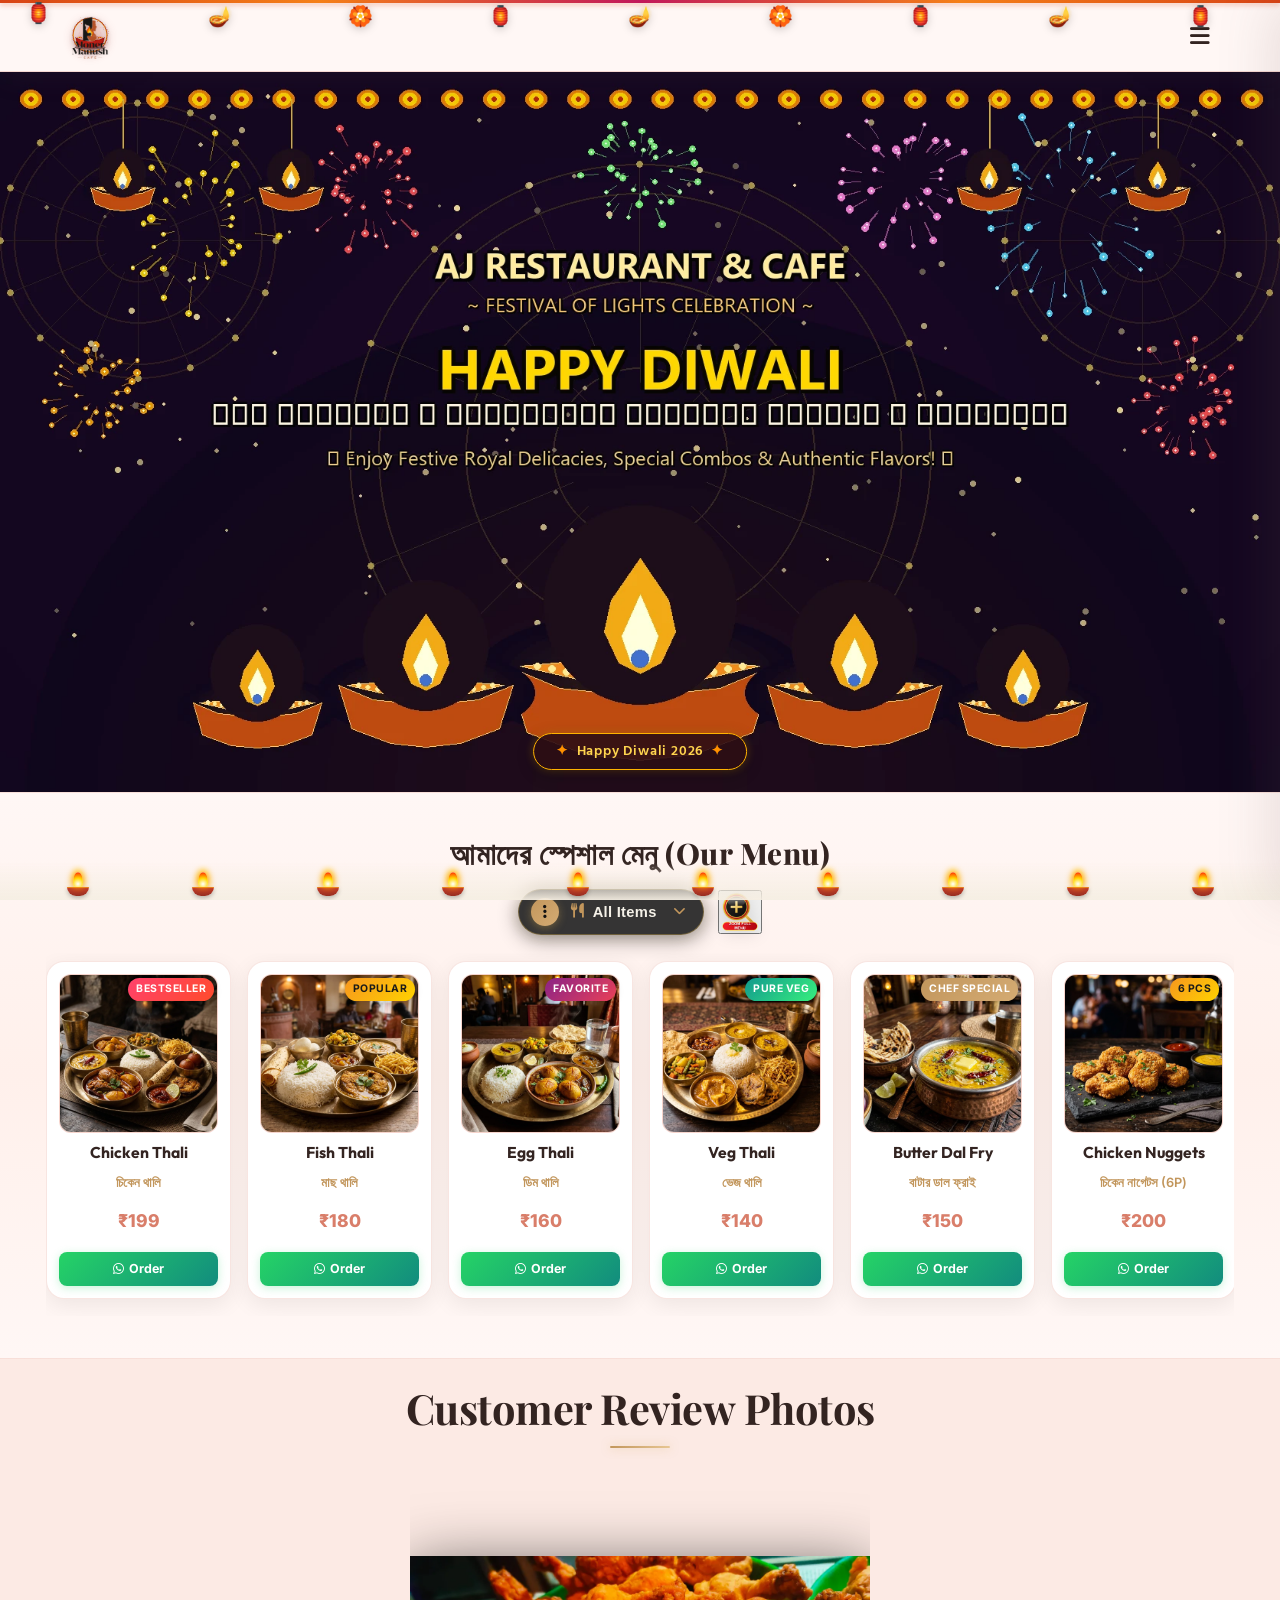
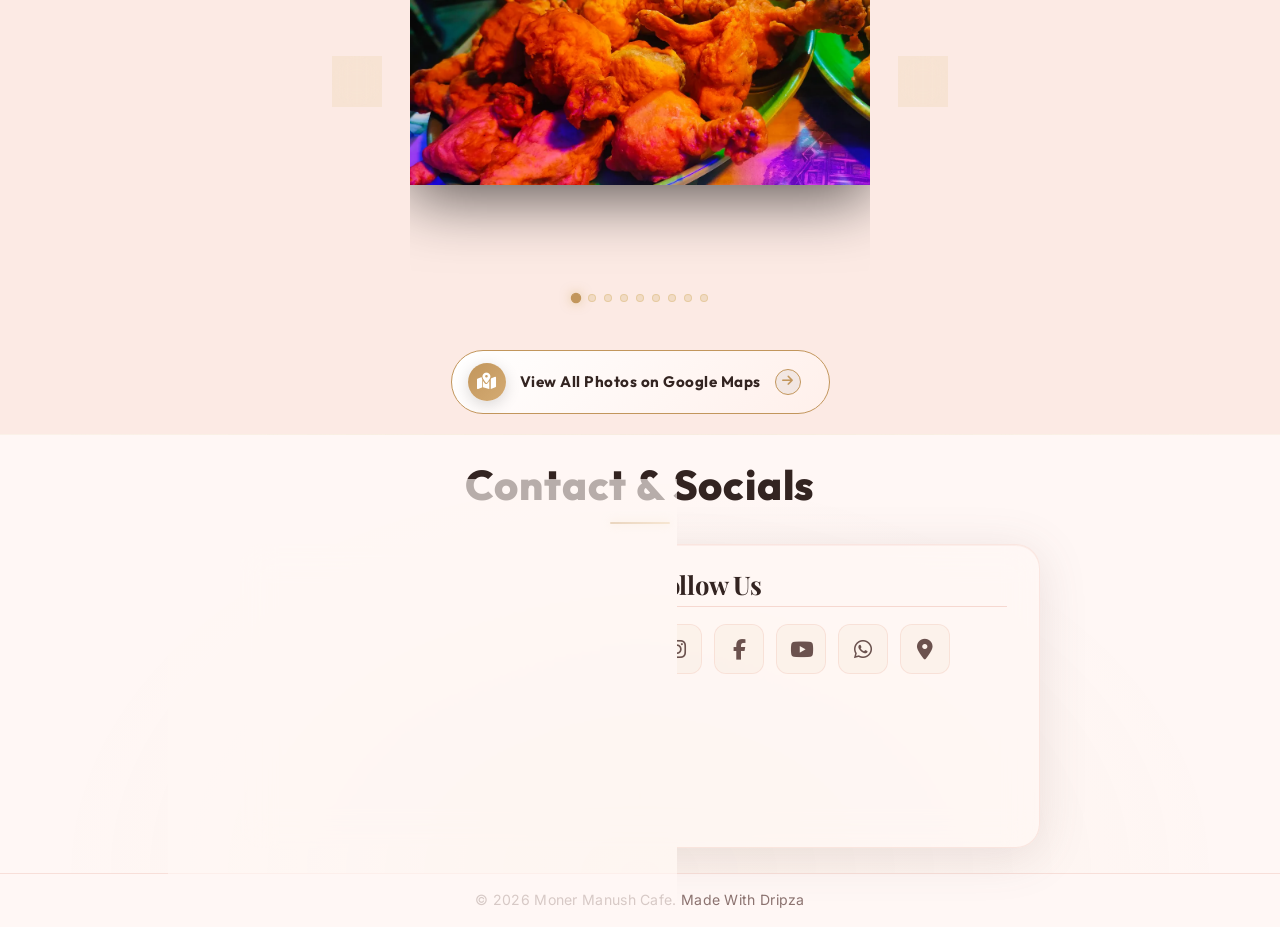
<file: index.html>
﻿<!DOCTYPE html>
<html lang="bn">
<head>
    <meta charset="UTF-8">
    <meta name="viewport" content="width=device-width, initial-scale=1.0">
    <meta name="description" content="Welcome to Moner Manush Cafe - Experience the finest coffee, tea, and culinary delights in Nabadwip, West Bengal. A premium modern dining experience.">
    <title>Moner Manush Cafe</title>
    <link rel="icon" type="image/webp" href="assets/moner_manush_cafe_logo.webp">
    <link href="https://fonts.googleapis.com/css2?family=Playfair+Display:wght@400;600;700;800&family=Outfit:wght@300;400;600;800&family=Inter:wght@300;400;500;600&family=Hind+Siliguri:wght@400;600;700&display=swap" rel="stylesheet">
    <link rel="stylesheet" href="https://cdnjs.cloudflare.com/ajax/libs/font-awesome/6.4.0/css/all.min.css">
    <link rel="stylesheet" href="styles.css?v=1.3">
</head>
<body class="no-scroll diwali-theme">
    <!-- Preloader Screen -->
    <div id="preloader">
        <div class="preloader-content">
            <div class="preloader-diya-glow">🪔</div>
            <h1 class="preloader-title">Welcome to <br><span class="highlight">Moner Manush Cafe</span></h1>
            <div class="preloader-loader">
                <div class="loader-bar"></div>
            </div>
        </div>
    </div>
    <!-- Navbar -->
        <!-- Hanging Decorative Diwali Toran & Lanterns -->
    <div class="diwali-hanging-toran" aria-hidden="true">
        <div class="toran-string"></div>
        <div class="toran-items">
            <span class="toran-lantern tl1">🏮</span>
            <span class="toran-diya td1">🪔</span>
            <span class="toran-flower tf1">🏵️</span>
            <span class="toran-lantern tl2">🏮</span>
            <span class="toran-diya td2">🪔</span>
            <span class="toran-flower tf2">🏵️</span>
            <span class="toran-lantern tl3">🏮</span>
            <span class="toran-diya td3">🪔</span>
            <span class="toran-lantern tl4">🏮</span>
        </div>
    </div>
    <nav class="navbar">
        <div class="logo-container">
            <img src="assets/moner_manush_cafe_logo.webp" alt="Moner Manush Cafe Logo" class="logo-brand-img">
            <div class="logo-text-wrapper">
                <span class="animated-football-header" title="Diwali Celebration">
                    <img src="assets/diwali_run_icon.webp" alt="Mahalaya Run Icon" style="object-fit: contain; filter: drop-shadow(0 2px 5px rgba(183, 28, 28, 0.4)) drop-shadow(0 1px 2px rgba(0, 0, 0, 0.25));">
                </span>
                <span class="logo-text">Moner Manush Cafe</span>
            </div>
        </div>
        <span class="rath-yatra-header-text diwali-header-text">✨ শুভ দীপাবলি ও কালীপূজা 🪔</span>
        <ul class="nav-links">
            <li><a href="#home">Home</a></li>
            <li><a href="#menu">Menu</a></li>
            <li><a href="#reviews">Reviews</a></li>
            <li><a href="#contact">Contact</a></li>
        </ul>
        <div class="navbar-actions">
            <div class="hamburger">
                <i class="fas fa-bars"></i>
            </div>
        </div>
    </nav>

    <!-- Hero Section -->
    <section id="home" class="hero">
        <div class="hero-bg banner-box">
            <img src="assets/diwali_greeting_banner.webp" alt="Happy Diwali Festival Banner" class="active">
            <img src="assets/hero_banner_1.webp" alt="Moner Manush Cafe Banner 1">
            <img src="assets/hero_banner_2.webp" alt="Moner Manush Cafe Banner 2">
            <img src="assets/hero_banner_3.webp" alt="Moner Manush Cafe Banner 3">
            <div class="overlay"></div>
        </div>
        <!-- Interactive Diwali Fireworks Canvas Overlay -->
        <canvas id="diwali-fireworks-canvas"></canvas>
        <div class="hero-diwali-badge">
            <span class="sparkle-star">✦</span> Happy Diwali 2026 <span class="sparkle-star">✦</span>
        </div>
        <!-- Click/Hover Zones for Banner Control -->
        <div class="hero-nav-zone left-zone" title="Previous Image"></div>
        <div class="hero-nav-zone right-zone" title="Next Image"></div>
    </section>

                <!-- Digital Restaurant Menu Section -->
    <section id="menu" class="main-menu-section">
        <div class="menu-header-wrapper">
            <div class="menu-eyebrow-container">
                <span class="menu-eyebrow">আমাদের স্পেশাল মেনু (Our Menu)</span>
            </div>
        </div>

        <!-- Menu Category Filter Tabs -->
                <!-- Menu Category Filter Dropdown (Three-Dot Filter Menu) -->
        <!-- Menu Filter and Zoom Controls Row -->
        <div class="menu-filter-controls-row">
            <div class="menu-filter-dropdown-wrapper" id="main-menu-filter-dropdown-wrapper">
            <button type="button" class="menu-filter-dots-btn" id="main-menu-filter-dots-btn" aria-expanded="false" aria-haspopup="true" title="Filter Menu">
                <span class="three-dots-icon-box">
                    <i class="fas fa-ellipsis-v"></i>
                </span>
                <span class="current-filter-label" id="main-current-filter-label">
                    <i class="fas fa-utensils"></i>
                    <span>All Items</span>
                </span>
                <i class="fas fa-chevron-down filter-dropdown-arrow"></i>
            </button>

            <!-- Dropdown List of Category Filter Options -->
            <div class="menu-filter-dropdown-menu" id="main-menu-filter-dropdown-menu">
                <div class="menu-filter-dropdown-header">
                    <span><i class="fas fa-filter"></i> Filter Category</span>
                </div>
                <div class="menu-filter-dropdown-list">
                    <button type="button" class="menu-tab-btn active" data-category="all">
                        <span class="tab-btn-content">
                            <i class="fas fa-utensils tab-icon"></i>
                            <span class="tab-title">All Items</span>
                        </span>
                        <i class="fas fa-check active-indicator-icon"></i>
                    </button>
                    <button type="button" class="menu-tab-btn" data-category="thali">
                        <span class="tab-btn-content">
                            <i class="fas fa-bowl-rice tab-icon"></i>
                            <span class="tab-title">Bengali Thali</span>
                        </span>
                        <i class="fas fa-check active-indicator-icon"></i>
                    </button>
                    <button type="button" class="menu-tab-btn" data-category="snacks">
                        <span class="tab-btn-content">
                            <i class="fas fa-burger tab-icon"></i>
                            <span class="tab-title">Breakfast & Snacks</span>
                        </span>
                        <i class="fas fa-check active-indicator-icon"></i>
                    </button>
                    <button type="button" class="menu-tab-btn" data-category="beverages">
                        <span class="tab-btn-content">
                            <i class="fas fa-mug-hot tab-icon"></i>
                            <span class="tab-title">Tea & Coffee</span>
                        </span>
                        <i class="fas fa-check active-indicator-icon"></i>
                    </button>
                    <button type="button" class="menu-tab-btn" data-category="extras">
                        <span class="tab-btn-content">
                            <i class="fas fa-plate-wheat tab-icon"></i>
                            <span class="tab-title">Sides & Extras</span>
                        </span>
                        <i class="fas fa-check active-indicator-icon"></i>
                    </button>
                </div>
            </div>
        </div>

            <!-- Zoom Full Menu Button on Right Side of Filter -->
            <button type="button" class="menu-zoom-img-btn" id="open-full-menu-modal-btn" title="Open Complete Menu Card (সম্পূর্ণ মেনু)">
                    <img src="assets/zoom_full_menu_icon.webp" alt="Zoom Full Menu" class="zoom-full-menu-img">
                </button>
        </div>
        

        <!-- Menu Cards Horizontal Side-Scroll Wrapper -->
        <div class="main-menu-scroll-wrapper">
            <div class="main-menu-scroll-track" id="main-restaurant-menu-scroll">
                
                <!-- 1. Chicken Thali -->
                <div class="food-menu-card" data-category="thali">
                    <div class="food-card-badge bestseller">Bestseller</div>
                    <div class="food-card-img-box">
                        <img src="assets/menu_chicken_thali.webp" alt="Chicken Thali" loading="lazy">
                    </div>
                    <div class="food-card-body">
                        <h3 class="food-title">Chicken Thali</h3>
                        <span class="bengali-title">চিকেন থালি</span>
                        <span class="food-price">₹199</span>
                        <a href="https://wa.me/919563828642?text=Hi%20Moner%20Manush%20Cafe,%20I%20want%20to%20order%20Chicken%20Thali%20(₹199)" target="_blank" class="food-order-btn">
                            <i class="fab fa-whatsapp"></i> Order
                        </a>
                    </div>
                </div>

                <!-- 2. Fish Thali -->
                <div class="food-menu-card" data-category="thali">
                    <div class="food-card-badge popular">Popular</div>
                    <div class="food-card-img-box">
                        <img src="assets/menu_fish_thali.webp" alt="Fish Thali" loading="lazy">
                    </div>
                    <div class="food-card-body">
                        <h3 class="food-title">Fish Thali</h3>
                        <span class="bengali-title">মাছ থালি</span>
                        <span class="food-price">₹180</span>
                        <a href="https://wa.me/919563828642?text=Hi%20Moner%20Manush%20Cafe,%20I%20want%20to%20order%20Fish%20Thali%20(₹180)" target="_blank" class="food-order-btn">
                            <i class="fab fa-whatsapp"></i> Order
                        </a>
                    </div>
                </div>

                <!-- 3. Egg Thali -->
                <div class="food-menu-card" data-category="thali">
                    <div class="food-card-badge special">Favorite</div>
                    <div class="food-card-img-box">
                        <img src="assets/menu_egg_thali.webp" alt="Egg Thali" loading="lazy">
                    </div>
                    <div class="food-card-body">
                        <h3 class="food-title">Egg Thali</h3>
                        <span class="bengali-title">ডিম থালি</span>
                        <span class="food-price">₹160</span>
                        <a href="https://wa.me/919563828642?text=Hi%20Moner%20Manush%20Cafe,%20I%20want%20to%20order%20Egg%20Thali%20(₹160)" target="_blank" class="food-order-btn">
                            <i class="fab fa-whatsapp"></i> Order
                        </a>
                    </div>
                </div>

                <!-- 4. Veg Thali -->
                <div class="food-menu-card" data-category="thali">
                    <div class="food-card-badge pure-veg">Pure Veg</div>
                    <div class="food-card-img-box">
                        <img src="assets/menu_veg_thali.webp" alt="Veg Thali" loading="lazy">
                    </div>
                    <div class="food-card-body">
                        <h3 class="food-title">Veg Thali</h3>
                        <span class="bengali-title">ভেজ থালি</span>
                        <span class="food-price">₹140</span>
                        <a href="https://wa.me/919563828642?text=Hi%20Moner%20Manush%20Cafe,%20I%20want%20to%20order%20Veg%20Thali%20(₹140)" target="_blank" class="food-order-btn">
                            <i class="fab fa-whatsapp"></i> Order
                        </a>
                    </div>
                </div>

                <!-- 5. Butter Dal Fry -->
                <div class="food-menu-card" data-category="extras">
                    <div class="food-card-badge chef">Chef Special</div>
                    <div class="food-card-img-box">
                        <img src="assets/menu_butter_dal_fry.webp" alt="Butter Dal Fry" loading="lazy">
                    </div>
                    <div class="food-card-body">
                        <h3 class="food-title">Butter Dal Fry</h3>
                        <span class="bengali-title">বাটার ডাল ফ্রাই</span>
                        <span class="food-price">₹150</span>
                        <a href="https://wa.me/919563828642?text=Hi%20Moner%20Manush%20Cafe,%20I%20want%20to%20order%20Butter%20Dal%20Fry%20(₹150)" target="_blank" class="food-order-btn">
                            <i class="fab fa-whatsapp"></i> Order
                        </a>
                    </div>
                </div>

                <!-- 6. Chicken Nuggets -->
                <div class="food-menu-card" data-category="snacks">
                    <div class="food-card-badge popular">6 Pcs</div>
                    <div class="food-card-img-box">
                        <img src="assets/menu_chicken_nuggets.webp" alt="Chicken Nuggets" loading="lazy">
                    </div>
                    <div class="food-card-body">
                        <h3 class="food-title">Chicken Nuggets</h3>
                        <span class="bengali-title">চিকেন নাগেটস (6P)</span>
                        <span class="food-price">₹200</span>
                        <a href="https://wa.me/919563828642?text=Hi%20Moner%20Manush%20Cafe,%20I%20want%20to%20order%20Chicken%20Nuggets%20(₹200)" target="_blank" class="food-order-btn">
                            <i class="fab fa-whatsapp"></i> Order
                        </a>
                    </div>
                </div>

                <!-- 7. Aloo Tikki -->
                <div class="food-menu-card" data-category="snacks">
                    <div class="food-card-badge pure-veg">Big Size</div>
                    <div class="food-card-img-box">
                        <img src="assets/menu_aloo_tikki.webp" alt="Aloo Tikki Big Size" loading="lazy">
                    </div>
                    <div class="food-card-body">
                        <h3 class="food-title">Aloo Tikki 6P</h3>
                        <span class="bengali-title">আলু টিক্কি (6P)</span>
                        <span class="food-price">₹180</span>
                        <a href="https://wa.me/919563828642?text=Hi%20Moner%20Manush%20Cafe,%20I%20want%20to%20order%20Aloo%20Tikki%20(₹180)" target="_blank" class="food-order-btn">
                            <i class="fab fa-whatsapp"></i> Order
                        </a>
                    </div>
                </div>

                <!-- 8. Egg Maggie -->
                <div class="food-menu-card" data-category="snacks">
                    <div class="food-card-badge popular">Hot</div>
                    <div class="food-card-img-box">
                        <img src="assets/menu_egg_maggie.webp" alt="Egg Maggie" loading="lazy">
                    </div>
                    <div class="food-card-body">
                        <h3 class="food-title">Egg Maggie</h3>
                        <span class="bengali-title">এগ ম্যাগি</span>
                        <span class="food-price">₹80</span>
                        <a href="https://wa.me/919563828642?text=Hi%20Moner%20Manush%20Cafe,%20I%20want%20to%20order%20Egg%20Maggie%20(₹80)" target="_blank" class="food-order-btn">
                            <i class="fab fa-whatsapp"></i> Order
                        </a>
                    </div>
                </div>

                <!-- 9. Veg Maggie -->
                <div class="food-menu-card" data-category="snacks">
                    <div class="food-card-badge pure-veg">Veg</div>
                    <div class="food-card-img-box">
                        <img src="assets/menu_egg_maggie.webp" alt="Veg Maggie" loading="lazy">
                    </div>
                    <div class="food-card-body">
                        <h3 class="food-title">Veg Maggie</h3>
                        <span class="bengali-title">ভেজ ম্যাগি</span>
                        <span class="food-price">₹60</span>
                        <a href="https://wa.me/919563828642?text=Hi%20Moner%20Manush%20Cafe,%20I%20want%20to%20order%20Veg%20Maggie%20(₹60)" target="_blank" class="food-order-btn">
                            <i class="fab fa-whatsapp"></i> Order
                        </a>
                    </div>
                </div>

                <!-- 10. Bread Omelette -->
                <div class="food-menu-card" data-category="snacks">
                    <div class="food-card-badge special">Breakfast</div>
                    <div class="food-card-img-box">
                        <img src="assets/menu6.webp" alt="Bread Omelette Jam Butter" loading="lazy">
                    </div>
                    <div class="food-card-body">
                        <h3 class="food-title">Bread Omelette</h3>
                        <span class="bengali-title">ব্রেড ওমলেট / জ্যাম</span>
                        <span class="food-price">₹60</span>
                        <a href="https://wa.me/919563828642?text=Hi%20Moner%20Manush%20Cafe,%20I%20want%20to%20order%20Bread%20Omelette%20(₹60)" target="_blank" class="food-order-btn">
                            <i class="fab fa-whatsapp"></i> Order
                        </a>
                    </div>
                </div>

                <!-- 11. Chai & Coffee -->
                <div class="food-menu-card" data-category="beverages">
                    <div class="food-card-badge special">Hot</div>
                    <div class="food-card-img-box">
                        <img src="assets/menu_tea_coffee.webp" alt="Coffee" loading="lazy">
                    </div>
                    <div class="food-card-body">
                        <h3 class="food-title">Milk / Black Coffee</h3>
                        <span class="bengali-title">কফি (Min 2 Cup)</span>
                        <span class="food-price">₹50</span>
                        <a href="https://wa.me/919563828642?text=Hi%20Moner%20Manush%20Cafe,%20I%20want%20to%20order%20Coffee" target="_blank" class="food-order-btn">
                            <i class="fab fa-whatsapp"></i> Order
                        </a>
                    </div>
                </div>

                <!-- 12. Milk / Black Tea -->
                <div class="food-menu-card" data-category="beverages">
                    <div class="food-card-badge bestseller">Chai</div>
                    <div class="food-card-img-box">
                        <img src="assets/menu_tea_coffee.webp" alt="Tea" loading="lazy">
                    </div>
                    <div class="food-card-body">
                        <h3 class="food-title">Black / Milk Tea</h3>
                        <span class="bengali-title">চা (Min 2 Cup)</span>
                        <span class="food-price">₹25</span>
                        <a href="https://wa.me/919563828642?text=Hi%20Moner%20Manush%20Cafe,%20I%20want%20to%20order%20Tea" target="_blank" class="food-order-btn">
                            <i class="fab fa-whatsapp"></i> Order
                        </a>
                    </div>
                </div>

                <!-- 13. Green Tea -->
                <div class="food-menu-card" data-category="beverages">
                    <div class="food-card-badge pure-veg">Healthy</div>
                    <div class="food-card-img-box">
                        <img src="assets/menu_tea_coffee.webp" alt="Green Tea" loading="lazy">
                    </div>
                    <div class="food-card-body">
                        <h3 class="food-title">Green Tea</h3>
                        <span class="bengali-title">গ্রিন টি (Min 2 Cup)</span>
                        <span class="food-price">₹40</span>
                        <a href="https://wa.me/919563828642?text=Hi%20Moner%20Manush%20Cafe,%20I%20want%20to%20order%20Green%20Tea" target="_blank" class="food-order-btn">
                            <i class="fab fa-whatsapp"></i> Order
                        </a>
                    </div>
                </div>

                <!-- 14. Extra Chicken 4P -->
                <div class="food-menu-card" data-category="extras">
                    <div class="food-card-badge popular">4 Pcs</div>
                    <div class="food-card-img-box">
                        <img src="assets/menu_chicken_thali.webp" alt="Extra Chicken" loading="lazy">
                    </div>
                    <div class="food-card-body">
                        <h3 class="food-title">Extra Chicken (4P)</h3>
                        <span class="bengali-title">চিকেন কারি (4P)</span>
                        <span class="food-price">₹180</span>
                        <a href="https://wa.me/919563828642?text=Hi%20Moner%20Manush%20Cafe,%20I%20want%20to%20order%20Extra%20Chicken%204P%20(₹180)" target="_blank" class="food-order-btn">
                            <i class="fab fa-whatsapp"></i> Order
                        </a>
                    </div>
                </div>

                <!-- 15. Extra Mutton 1P -->
                <div class="food-menu-card" data-category="extras">
                    <div class="food-card-badge special">Special</div>
                    <div class="food-card-img-box">
                        <img src="assets/menu3.webp" alt="Extra Mutton" loading="lazy">
                    </div>
                    <div class="food-card-body">
                        <h3 class="food-title">Extra Mutton (1P)</h3>
                        <span class="bengali-title">মটন (স্পেশাল অর্ডার)</span>
                        <span class="food-price">₹80</span>
                        <a href="https://wa.me/919563828642?text=Hi%20Moner%20Manush%20Cafe,%20I%20want%20to%20order%20Extra%20Mutton%20(₹80)" target="_blank" class="food-order-btn">
                            <i class="fab fa-whatsapp"></i> Order
                        </a>
                    </div>
                </div>

                <!-- 16. Extra Fish 1P -->
                <div class="food-menu-card" data-category="extras">
                    <div class="food-card-badge popular">1 Pc</div>
                    <div class="food-card-img-box">
                        <img src="assets/menu_fish_thali.webp" alt="Extra Fish" loading="lazy">
                    </div>
                    <div class="food-card-body">
                        <h3 class="food-title">Extra Fish (1P)</h3>
                        <span class="bengali-title">মাছ ১ পিস</span>
                        <span class="food-price">₹80</span>
                        <a href="https://wa.me/919563828642?text=Hi%20Moner%20Manush%20Cafe,%20I%20want%20to%20order%20Extra%20Fish%20(₹80)" target="_blank" class="food-order-btn">
                            <i class="fab fa-whatsapp"></i> Order
                        </a>
                    </div>
                </div>

                <!-- 17. Green Salad -->
                <div class="food-menu-card" data-category="extras">
                    <div class="food-card-badge pure-veg">Fresh</div>
                    <div class="food-card-img-box">
                        <img src="assets/menu_veg_thali.webp" alt="Green Salad" loading="lazy">
                    </div>
                    <div class="food-card-body">
                        <h3 class="food-title">Green Salad</h3>
                        <span class="bengali-title">গ্রিন স্যালাড</span>
                        <span class="food-price">₹100</span>
                        <a href="https://wa.me/919563828642?text=Hi%20Moner%20Manush%20Cafe,%20I%20want%20to%20order%20Green%20Salad%20(₹100)" target="_blank" class="food-order-btn">
                            <i class="fab fa-whatsapp"></i> Order
                        </a>
                    </div>
                </div>

                <!-- 18. Extra Egg (2P) -->
                <div class="food-menu-card" data-category="extras">
                    <div class="food-card-badge special">2 Pcs</div>
                    <div class="food-card-img-box">
                        <img src="assets/menu_egg_thali.webp" alt="Extra Egg 2P" loading="lazy">
                    </div>
                    <div class="food-card-body">
                        <h3 class="food-title">Extra Egg (2P)</h3>
                        <span class="bengali-title">ডিম (২ পিস)</span>
                        <span class="food-price">₹50</span>
                        <a href="https://wa.me/919563828642?text=Hi%20Moner%20Manush%20Cafe,%20I%20want%20to%20order%20Extra%20Egg%202P%20(₹50)" target="_blank" class="food-order-btn">
                            <i class="fab fa-whatsapp"></i> Order
                        </a>
                    </div>
                </div>

                <!-- 19. Extra Rice -->
                <div class="food-menu-card" data-category="extras">
                    <div class="food-card-badge popular">1 Plate</div>
                    <div class="food-card-img-box">
                        <img src="assets/menu_veg_thali.webp" alt="Extra Rice" loading="lazy">
                    </div>
                    <div class="food-card-body">
                        <h3 class="food-title">Extra Rice</h3>
                        <span class="bengali-title">এক্সট্রা ভাত</span>
                        <span class="food-price">₹50</span>
                        <a href="https://wa.me/919563828642?text=Hi%20Moner%20Manush%20Cafe,%20I%20want%20to%20order%20Extra%20Rice%20(₹50)" target="_blank" class="food-order-btn">
                            <i class="fab fa-whatsapp"></i> Order
                        </a>
                    </div>
                </div>

                <!-- 20. Extra Misti / Papad / Roti -->
                <div class="food-menu-card" data-category="extras">
                    <div class="food-card-badge pure-veg">Per Pc</div>
                    <div class="food-card-img-box">
                        <img src="assets/menu2.webp" alt="Extra Misti Papad Roti" loading="lazy">
                    </div>
                    <div class="food-card-body">
                        <h3 class="food-title">Extra Misti / Papad / Roti</h3>
                        <span class="bengali-title">মিষ্টি / পাঁপড় / রুটি</span>
                        <span class="food-price">₹10</span>
                        <a href="https://wa.me/919563828642?text=Hi%20Moner%20Manush%20Cafe,%20I%20want%20to%20order%20Extra%20Misti%20Papad%20Roti%20(₹10)" target="_blank" class="food-order-btn">
                            <i class="fab fa-whatsapp"></i> Order
                        </a>
                    </div>
                </div>

                <!-- 21. Extra Sabji / Dal / Vaji -->
                <div class="food-menu-card" data-category="extras">
                    <div class="food-card-badge pure-veg">Side Bowl</div>
                    <div class="food-card-img-box">
                        <img src="assets/menu_butter_dal_fry.webp" alt="Extra Sabji Dal Vaji" loading="lazy">
                    </div>
                    <div class="food-card-body">
                        <h3 class="food-title">Extra Sabji / Dal / Vaji</h3>
                        <span class="bengali-title">সবজি / ডাল / ভাজি</span>
                        <span class="food-price">₹30</span>
                        <a href="https://wa.me/919563828642?text=Hi%20Moner%20Manush%20Cafe,%20I%20want%20to%20order%20Extra%20Sabji%20Dal%20Vaji%20(₹30)" target="_blank" class="food-order-btn">
                            <i class="fab fa-whatsapp"></i> Order
                        </a>
                    </div>
                </div>

                <!-- 18. Water Bottle -->
                <div class="food-menu-card" data-category="beverages">
                    <div class="food-card-badge pure-veg">Mineral</div>
                    <div class="food-card-img-box">
                        <img src="assets/menu5.webp" alt="Water Bottle" loading="lazy">
                    </div>
                    <div class="food-card-body">
                        <h3 class="food-title">Water Bottle</h3>
                        <span class="bengali-title">জল 1L / 2L</span>
                        <span class="food-price">₹20 / ₹30</span>
                        <a href="https://wa.me/919563828642?text=Hi%20Moner%20Manush%20Cafe,%20I%20want%20to%20order%20Water%20Bottle" target="_blank" class="food-order-btn">
                            <i class="fab fa-whatsapp"></i> Order
                        </a>
                    </div>
                </div>

            </div>
        </div>
    </section>

    <!-- Reviews Section (Photo Gallery) -->
    <section id="reviews" class="reviews-section">
        <h2 class="section-title">Customer Review Photos</h2>
        <div class="reviews-slider-container">
            <div class="reviews-slider">
                <div class="review-slide active">
                    <img src="assets/review_1.webp" alt="Customer Review 1">
                </div>
                <div class="review-slide">
                    <img src="assets/review_2.webp" alt="Customer Review 2">
                </div>
                <div class="review-slide">
                    <img src="assets/review_3.webp" alt="Customer Review 3">
                </div>
                <div class="review-slide">
                    <img src="assets/review_4.webp" alt="Customer Review 4">
                </div>
                <div class="review-slide">
                    <img src="assets/review_5.webp" alt="Customer Review 5">
                </div>
                <div class="review-slide">
                    <img src="assets/review_6.webp" alt="Customer Review 6">
                </div>
                <div class="review-slide">
                    <img src="assets/review_7.webp" alt="Customer Review 7">
                </div>
                <div class="review-slide">
                    <img src="assets/review_8.webp" alt="Customer Review 8">
                </div>
                <div class="review-slide">
                    <img src="assets/review_9.webp" alt="Customer Review 9">
                </div>
            </div>
            
            <!-- Slider Controls -->
            <button class="slider-btn prev-btn"><i class="fas fa-chevron-left"></i></button>
            <button class="slider-btn next-btn"><i class="fas fa-chevron-right"></i></button>
            
            <!-- Slider Dots -->
            <div class="slider-dots">
                <span class="dot active" data-index="0"></span>
                <span class="dot" data-index="1"></span>
                <span class="dot" data-index="2"></span>
                <span class="dot" data-index="3"></span>
                <span class="dot" data-index="4"></span>
                <span class="dot" data-index="5"></span>
                <span class="dot" data-index="6"></span>
                <span class="dot" data-index="7"></span>
                <span class="dot" data-index="8"></span>
            </div>
        </div>
        <div style="text-align: center; margin-top: 3rem;">
            <div class="reviews-cta-wrapper">
            <a href="https://maps.app.goo.gl/cxUdFCR2FGhBmmmM7" target="_blank" class="modern-maps-btn" title="Open Google Maps Gallery">
                <span class="maps-icon-badge"><i class="fas fa-map-marked-alt"></i></span>
                <span class="maps-btn-text">View All Photos on Google Maps</span>
                <span class="maps-arrow-circle"><i class="fas fa-arrow-right"></i></span>
            </a>
        </div>
        </div>
    </section>

    <!-- Contact & Footer -->
    <section id="contact" class="contact-section">
        <h2 class="section-title">Contact & Socials</h2>
        <div class="contact-container glassmorphism">
            <div class="contact-info">
                <h2>Visit Us</h2>
                <div class="info-item">
                    <a href="https://maps.app.goo.gl/q6U4RbFniT6GKKFM7" target="_blank" style="color: inherit; text-decoration: none; display: flex; align-items: center; gap: 15px;">
                        <i class="fas fa-map-marker-alt"></i>
                        <p>Sn 2 Mathapur Road, Mathapur Road, Pratapnagar, Kapali para, Nabadwip, West Bengal 741302</p>
                    </a>
                </div>
                <div class="info-item">
                    <i class="fas fa-phone-alt"></i>
                    <p><a href="tel:+919563828642" style="color: inherit; text-decoration: none;">+91 9563828642</a></p>
                </div>
                <div class="info-item">
                    <i class="fas fa-envelope"></i>
                    <p><a href="mailto:hello@monermanushcafe.com" style="color: inherit; text-decoration: none;">hello@monermanushcafe.com</a></p>
                </div>
            </div>
            <div class="social-links">
                <h2>Follow Us</h2>
                <div class="social-icons">
                    <a href="#" class="social-icon"><i class="fab fa-instagram"></i></a>
                    <a href="#" class="social-icon"><i class="fab fa-facebook-f"></i></a>
                    <a href="#" class="social-icon"><i class="fab fa-youtube"></i></a>
                    <a href="https://wa.me/919563828642" target="_blank" class="social-icon"><i class="fab fa-whatsapp"></i></a>
                    <a href="https://maps.app.goo.gl/q6U4RbFniT6GKKFM7" target="_blank" class="social-icon"><i class="fas fa-map-marker-alt"></i></a>
                </div>
            </div>
        </div>
    </section>

    <footer>
        <p>&copy; 2026 Moner Manush Cafe. Made With Dripza</p>
    </footer>



    <!-- Full Menu Interactive Modal -->
    <div class="full-menu-modal" id="full-menu-modal" aria-hidden="true">
        <div class="full-menu-modal-overlay" id="full-menu-modal-overlay"></div>
        <div class="full-menu-modal-container">
            <!-- Modal Sticky Top Header Container (Header + Hero Title + Search + Category Tabs) -->
            <div class="full-menu-modal-top-section">
                <!-- Modal Header -->
                <div class="full-menu-modal-header">
                    <div class="full-menu-modal-header-left">
                        <button class="menu-modal-close-btn" id="close-full-menu-modal-btn" aria-label="Close Full Menu">
                            <i class="fas fa-arrow-left"></i> <span>Back</span>
                        </button>
                        <div class="full-menu-modal-title">
                            Moner Manush Cafe
                        </div>
                    </div>
                    <div class="full-menu-modal-header-right">
                        <a href="#modal-order-timings" class="menu-modal-timing-btn" id="modal-timing-btn" title="Order Timings">
                            <i class="fas fa-clock"></i> <span>Timings</span>
                        </a>
                        <a href="tel:919563828642" class="menu-modal-call-btn">
                            <i class="fas fa-phone-alt"></i> <span>919563828642</span>
                        </a>
                        <button class="menu-modal-close-icon-btn" id="close-full-menu-icon-btn" aria-label="Close">
                            <i class="fas fa-times"></i>
                        </button>
                    </div>
                </div>

                <!-- Modal Hero Header -->
                <div class="full-menu-hero">
                    <h1>Complete Menu Card <span class="bengali-heading">আমাদের সম্পূর্ণ ডিজিটাল মেনু</span></h1>
                </div>

                <!-- Search Bar & Category Filter Tabs -->
                <div class="menu-control-bar">
                    

                    <!-- Modal Category Filter Dropdown (Three-Dot Filter Menu) -->
                    <div class="menu-filter-dropdown-wrapper" id="modal-menu-filter-dropdown-wrapper">
            <button type="button" class="menu-filter-dots-btn" id="modal-menu-filter-dots-btn" aria-expanded="false" aria-haspopup="true" title="Filter Menu">
                <span class="three-dots-icon-box">
                    <i class="fas fa-ellipsis-v"></i>
                </span>
                <span class="current-filter-label" id="modal-current-filter-label">
                    <i class="fas fa-utensils"></i>
                    <span>All Items</span>
                </span>
                <i class="fas fa-chevron-down filter-dropdown-arrow"></i>
            </button>

            <!-- Dropdown List of Category Filter Options -->
            <div class="menu-filter-dropdown-menu" id="modal-menu-filter-dropdown-menu">
                <div class="menu-filter-dropdown-header">
                    <span><i class="fas fa-filter"></i> Filter Category</span>
                </div>
                <div class="menu-filter-dropdown-list">
                    <button type="button" class="menu-tab-btn active" data-category="all">
                        <span class="tab-btn-content">
                            <i class="fas fa-utensils tab-icon"></i>
                            <span class="tab-title">All Items</span>
                        </span>
                        <i class="fas fa-check active-indicator-icon"></i>
                    </button>
                    <button type="button" class="menu-tab-btn" data-category="thali">
                        <span class="tab-btn-content">
                            <i class="fas fa-bowl-rice tab-icon"></i>
                            <span class="tab-title">Bengali Thali</span>
                        </span>
                        <i class="fas fa-check active-indicator-icon"></i>
                    </button>
                    <button type="button" class="menu-tab-btn" data-category="snacks">
                        <span class="tab-btn-content">
                            <i class="fas fa-burger tab-icon"></i>
                            <span class="tab-title">Breakfast & Snacks</span>
                        </span>
                        <i class="fas fa-check active-indicator-icon"></i>
                    </button>
                    <button type="button" class="menu-tab-btn" data-category="beverages">
                        <span class="tab-btn-content">
                            <i class="fas fa-mug-hot tab-icon"></i>
                            <span class="tab-title">Tea & Coffee</span>
                        </span>
                        <i class="fas fa-check active-indicator-icon"></i>
                    </button>
                    <button type="button" class="menu-tab-btn" data-category="extras">
                        <span class="tab-btn-content">
                            <i class="fas fa-plate-wheat tab-icon"></i>
                            <span class="tab-title">Sides & Extras</span>
                        </span>
                        <i class="fas fa-check active-indicator-icon"></i>
                    </button>
                </div>
            </div>
                </div>

                    <div class="search-box-wrapper">
                        <i class="fas fa-search"></i>
                        <input type="text" id="modal-menu-search-input" placeholder="খাবারের নাম লিখে খুঁজুন (Search dishes...)" autocomplete="off" enterkeyhint="search">
                        <button type="button" id="modal-menu-search-clear" class="search-clear-btn" aria-label="Clear search" title="à¦®à§à¦›à§‡ à¦«à§‡à¦²à§à¦¨ (Clear)">
                            <i class="fas fa-times"></i>
                        </button>
                    </div>
            </div>
            </div>

            <div class="full-menu-modal-body">
                <!-- Complete Menu Card Grid -->
                <div class="compact-menu-grid-container">
                    <div class="compact-grid" id="modal-full-menu-grid">

                        <!-- 1. Chicken Thali -->
                        <div class="food-menu-card" data-category="thali" data-keywords="chicken thali murgi murgir mangsho rice dal sabji thali">
                            <div class="food-card-badge bestseller">Bestseller</div>
                            <div class="food-card-img-box">
                                <img src="assets/menu_chicken_thali.webp" alt="Chicken Thali" loading="lazy">
                            </div>
                            <div class="food-card-body">
                                <h3 class="food-title">Chicken Thali</h3>
                                <span class="bengali-title">চিকেন থালি</span>
                                <span class="food-price">₹199</span>
                                <a href="https://wa.me/919563828642?text=Hi%20Moner%20Manush%20Cafe,%20I%20want%20to%20order%20Chicken%20Thali%20(₹199)" target="_blank" class="food-order-btn">
                                    <i class="fab fa-whatsapp"></i> Order
                                </a>
                            </div>
                        </div>

                        <!-- 2. Fish Thali -->
                        <div class="food-menu-card" data-category="thali" data-keywords="fish thali macher thali mach jhol rui katla rice dal thali">
                            <div class="food-card-badge popular">Popular</div>
                            <div class="food-card-img-box">
                                <img src="assets/menu_fish_thali.webp" alt="Fish Thali" loading="lazy">
                            </div>
                            <div class="food-card-body">
                                <h3 class="food-title">Fish Thali</h3>
                                <span class="bengali-title">মাছ থালি</span>
                                <span class="food-price">₹180</span>
                                <a href="https://wa.me/919563828642?text=Hi%20Moner%20Manush%20Cafe,%20I%20want%20to%20order%20Fish%20Thali%20(₹180)" target="_blank" class="food-order-btn">
                                    <i class="fab fa-whatsapp"></i> Order
                                </a>
                            </div>
                        </div>

                        <!-- 3. Egg Thali -->
                        <div class="food-menu-card" data-category="thali" data-keywords="egg thali dimer thali dim kosha rice dal thali">
                            <div class="food-card-badge special">Favorite</div>
                            <div class="food-card-img-box">
                                <img src="assets/menu_egg_thali.webp" alt="Egg Thali" loading="lazy">
                            </div>
                            <div class="food-card-body">
                                <h3 class="food-title">Egg Thali</h3>
                                <span class="bengali-title">ডিম থালি</span>
                                <span class="food-price">₹160</span>
                                <a href="https://wa.me/919563828642?text=Hi%20Moner%20Manush%20Cafe,%20I%20want%20to%20order%20Egg%20Thali%20(₹160)" target="_blank" class="food-order-btn">
                                    <i class="fab fa-whatsapp"></i> Order
                                </a>
                            </div>
                        </div>

                        <!-- 4. Veg Thali -->
                        <div class="food-menu-card" data-category="thali" data-keywords="veg thali niramish thali paneer dal sabji rice mishti doi">
                            <div class="food-card-badge pure-veg">Pure Veg</div>
                            <div class="food-card-img-box">
                                <img src="assets/menu_veg_thali.webp" alt="Veg Thali" loading="lazy">
                            </div>
                            <div class="food-card-body">
                                <h3 class="food-title">Veg Thali</h3>
                                <span class="bengali-title">ভেজ থালি</span>
                                <span class="food-price">₹140</span>
                                <a href="https://wa.me/919563828642?text=Hi%20Moner%20Manush%20Cafe,%20I%20want%20to%20order%20Veg%20Thali%20(₹140)" target="_blank" class="food-order-btn">
                                    <i class="fab fa-whatsapp"></i> Order
                                </a>
                            </div>
                        </div>

                        <!-- 5. Butter Dal Fry -->
                        <div class="food-menu-card" data-category="extras" data-keywords="butter dal fry yellow dal tadka veg">
                            <div class="food-card-badge chef">Chef Special</div>
                            <div class="food-card-img-box">
                                <img src="assets/menu_butter_dal_fry.webp" alt="Butter Dal Fry" loading="lazy">
                            </div>
                            <div class="food-card-body">
                                <h3 class="food-title">Butter Dal Fry</h3>
                                <span class="bengali-title">বাটার ডাল ফ্রাই</span>
                                <span class="food-price">₹150</span>
                                <a href="https://wa.me/919563828642?text=Hi%20Moner%20Manush%20Cafe,%20I%20want%20to%20order%20Butter%20Dal%20Fry%20(₹150)" target="_blank" class="food-order-btn">
                                    <i class="fab fa-whatsapp"></i> Order
                                </a>
                            </div>
                        </div>

                        <!-- 6. Chicken Nuggets (6P) -->
                        <div class="food-menu-card" data-category="snacks" data-keywords="chicken nuggets 6p fried snacks non-veg">
                            <div class="food-card-badge popular">6 Pcs</div>
                            <div class="food-card-img-box">
                                <img src="assets/menu_chicken_nuggets.webp" alt="Chicken Nuggets" loading="lazy">
                            </div>
                            <div class="food-card-body">
                                <h3 class="food-title">Chicken Nuggets</h3>
                                <span class="bengali-title">চিকেন নাগেটস (6P)</span>
                                <span class="food-price">₹200</span>
                                <a href="https://wa.me/919563828642?text=Hi%20Moner%20Manush%20Cafe,%20I%20want%20to%20order%20Chicken%20Nuggets%20(₹200)" target="_blank" class="food-order-btn">
                                    <i class="fab fa-whatsapp"></i> Order
                                </a>
                            </div>
                        </div>

                        <!-- 7. Aloo Tikki Big Size (6P) -->
                        <div class="food-menu-card" data-category="snacks" data-keywords="aloo tikki potato cutlet snacks big size veg">
                            <div class="food-card-badge pure-veg">Big Size</div>
                            <div class="food-card-img-box">
                                <img src="assets/menu_aloo_tikki.webp" alt="Aloo Tikki Big Size" loading="lazy">
                            </div>
                            <div class="food-card-body">
                                <h3 class="food-title">Aloo Tikki 6P</h3>
                                <span class="bengali-title">আলু টিক্কি (6P)</span>
                                <span class="food-price">₹180</span>
                                <a href="https://wa.me/919563828642?text=Hi%20Moner%20Manush%20Cafe,%20I%20want%20to%20order%20Aloo%20Tikki%20(₹180)" target="_blank" class="food-order-btn">
                                    <i class="fab fa-whatsapp"></i> Order
                                </a>
                            </div>
                        </div>

                        <!-- 8. Egg Maggie -->
                        <div class="food-menu-card" data-category="snacks" data-keywords="egg maggie noodles masala snacks">
                            <div class="food-card-badge popular">Hot</div>
                            <div class="food-card-img-box">
                                <img src="assets/menu_egg_maggie.webp" alt="Egg Maggie" loading="lazy">
                            </div>
                            <div class="food-card-body">
                                <h3 class="food-title">Egg Maggie</h3>
                                <span class="bengali-title">এগ ম্যাগি</span>
                                <span class="food-price">₹80</span>
                                <a href="https://wa.me/919563828642?text=Hi%20Moner%20Manush%20Cafe,%20I%20want%20to%20order%20Egg%20Maggie%20(₹80)" target="_blank" class="food-order-btn">
                                    <i class="fab fa-whatsapp"></i> Order
                                </a>
                            </div>
                        </div>

                        <!-- 9. Veg Maggie -->
                        <div class="food-menu-card" data-category="snacks" data-keywords="veg maggie masala noodles snacks vegetarian">
                            <div class="food-card-badge pure-veg">Veg</div>
                            <div class="food-card-img-box">
                                <img src="assets/menu_egg_maggie.webp" alt="Veg Maggie" loading="lazy">
                            </div>
                            <div class="food-card-body">
                                <h3 class="food-title">Veg Maggie</h3>
                                <span class="bengali-title">ভেজ ম্যাগি</span>
                                <span class="food-price">₹60</span>
                                <a href="https://wa.me/919563828642?text=Hi%20Moner%20Manush%20Cafe,%20I%20want%20to%20order%20Veg%20Maggie%20(₹60)" target="_blank" class="food-order-btn">
                                    <i class="fab fa-whatsapp"></i> Order
                                </a>
                            </div>
                        </div>

                        <!-- 10. Bread Omelette / Jam / Butter -->
                        <div class="food-menu-card" data-category="snacks" data-keywords="bread omelette jam butter breakfast toast egg">
                            <div class="food-card-badge special">Breakfast</div>
                            <div class="food-card-img-box">
                                <img src="assets/menu6.webp" alt="Bread Omelette Jam Butter" loading="lazy">
                            </div>
                            <div class="food-card-body">
                                <h3 class="food-title">Bread Omelette</h3>
                                <span class="bengali-title">ব্রেড ওমলেট / জ্যাম</span>
                                <span class="food-price">₹60</span>
                                <a href="https://wa.me/919563828642?text=Hi%20Moner%20Manush%20Cafe,%20I%20want%20to%20order%20Bread%20Omelette%20(₹60)" target="_blank" class="food-order-btn">
                                    <i class="fab fa-whatsapp"></i> Order
                                </a>
                            </div>
                        </div>

                        <!-- 11. Milk / Black Coffee -->
                        <div class="food-menu-card" data-category="beverages" data-keywords="coffee milk coffee black coffee hot drink beverages espresso">
                            <div class="food-card-badge special">Hot</div>
                            <div class="food-card-img-box">
                                <img src="assets/menu_tea_coffee.webp" alt="Milk and Black Coffee" loading="lazy">
                            </div>
                            <div class="food-card-body">
                                <h3 class="food-title">Milk / Black Coffee</h3>
                                <span class="bengali-title">কফি (Min 2 Cup)</span>
                                <span class="food-price">₹50</span>
                                <a href="https://wa.me/919563828642?text=Hi%20Moner%20Manush%20Cafe,%20I%20want%20to%20order%20Coffee" target="_blank" class="food-order-btn">
                                    <i class="fab fa-whatsapp"></i> Order
                                </a>
                            </div>
                        </div>

                        <!-- 12. Black / Milk Tea -->
                        <div class="food-menu-card" data-category="beverages" data-keywords="tea chai milk tea black tea masala chai beverage">
                            <div class="food-card-badge bestseller">Chai</div>
                            <div class="food-card-img-box">
                                <img src="assets/menu_tea_coffee.webp" alt="Black and Milk Tea" loading="lazy">
                            </div>
                            <div class="food-card-body">
                                <h3 class="food-title">Black / Milk Tea</h3>
                                <span class="bengali-title">চা (Min 2 Cup)</span>
                                <span class="food-price">₹25</span>
                                <a href="https://wa.me/919563828642?text=Hi%20Moner%20Manush%20Cafe,%20I%20want%20to%20order%20Tea" target="_blank" class="food-order-btn">
                                    <i class="fab fa-whatsapp"></i> Order
                                </a>
                            </div>
                        </div>

                        <!-- 13. Green Tea -->
                        <div class="food-menu-card" data-category="beverages" data-keywords="green tea healthy detox hot beverage">
                            <div class="food-card-badge pure-veg">Healthy</div>
                            <div class="food-card-img-box">
                                <img src="assets/menu_tea_coffee.webp" alt="Green Tea" loading="lazy">
                            </div>
                            <div class="food-card-body">
                                <h3 class="food-title">Green Tea</h3>
                                <span class="bengali-title">গ্রিন টি (Min 2 Cup)</span>
                                <span class="food-price">₹40</span>
                                <a href="https://wa.me/919563828642?text=Hi%20Moner%20Manush%20Cafe,%20I%20want%20to%20order%20Green%20Tea" target="_blank" class="food-order-btn">
                                    <i class="fab fa-whatsapp"></i> Order
                                </a>
                            </div>
                        </div>

                        <!-- 14. Extra Chicken (4P) -->
                        <div class="food-menu-card" data-category="extras" data-keywords="extra chicken 4p murgir mangsho chicken curry side non-veg">
                            <div class="food-card-badge popular">4 Pcs</div>
                            <div class="food-card-img-box">
                                <img src="assets/menu_chicken_thali.webp" alt="Extra Chicken 4P" loading="lazy">
                            </div>
                            <div class="food-card-body">
                                <h3 class="food-title">Extra Chicken (4P)</h3>
                                <span class="bengali-title">চিকেন কারি (4P)</span>
                                <span class="food-price">₹180</span>
                                <a href="https://wa.me/919563828642?text=Hi%20Moner%20Manush%20Cafe,%20I%20want%20to%20order%20Extra%20Chicken%204P%20(₹180)" target="_blank" class="food-order-btn">
                                    <i class="fab fa-whatsapp"></i> Order
                                </a>
                            </div>
                        </div>

                        <!-- 15. Extra Mutton (1P - Special Order) -->
                        <div class="food-menu-card" data-category="extras" data-keywords="extra mutton 1p khasi mangsho mutton kosha special non-veg">
                            <div class="food-card-badge special">Special</div>
                            <div class="food-card-img-box">
                                <img src="assets/menu3.webp" alt="Extra Mutton 1P" loading="lazy">
                            </div>
                            <div class="food-card-body">
                                <h3 class="food-title">Extra Mutton (1P)</h3>
                                <span class="bengali-title">মটন (স্পেশাল অর্ডার)</span>
                                <span class="food-price">₹80</span>
                                <a href="https://wa.me/919563828642?text=Hi%20Moner%20Manush%20Cafe,%20I%20want%20to%20order%20Extra%20Mutton%20(₹80)" target="_blank" class="food-order-btn">
                                    <i class="fab fa-whatsapp"></i> Order
                                </a>
                            </div>
                        </div>

                        <!-- 16. Extra Fish (1P) -->
                        <div class="food-menu-card" data-category="extras" data-keywords="extra fish 1p macher jhol rui katla side non-veg">
                            <div class="food-card-badge popular">1 Pc</div>
                            <div class="food-card-img-box">
                                <img src="assets/menu_fish_thali.webp" alt="Extra Fish 1P" loading="lazy">
                            </div>
                            <div class="food-card-body">
                                <h3 class="food-title">Extra Fish (1P)</h3>
                                <span class="bengali-title">মাছ ১ পিস</span>
                                <span class="food-price">₹80</span>
                                <a href="https://wa.me/919563828642?text=Hi%20Moner%20Manush%20Cafe,%20I%20want%20to%20order%20Extra%20Fish%20(₹80)" target="_blank" class="food-order-btn">
                                    <i class="fab fa-whatsapp"></i> Order
                                </a>
                            </div>
                        </div>

                        <!-- 17. Green Salad -->
                        <div class="food-menu-card" data-category="extras" data-keywords="green salad cucumber tomato onion lemon salad veg">
                            <div class="food-card-badge pure-veg">Fresh</div>
                            <div class="food-card-img-box">
                                <img src="assets/menu_veg_thali.webp" alt="Green Salad" loading="lazy">
                            </div>
                            <div class="food-card-body">
                                <h3 class="food-title">Green Salad</h3>
                                <span class="bengali-title">গ্রিন স্যালাড</span>
                                <span class="food-price">₹100</span>
                                <a href="https://wa.me/919563828642?text=Hi%20Moner%20Manush%20Cafe,%20I%20want%20to%20order%20Green%20Salad%20(₹100)" target="_blank" class="food-order-btn">
                                    <i class="fab fa-whatsapp"></i> Order
                                </a>
                            </div>
                        </div>

                        <!-- 18. Extra Egg (2P) -->
                        <div class="food-menu-card" data-category="extras" data-keywords="extra egg 2p dim egg curry side non-veg">
                            <div class="food-card-badge special">2 Pcs</div>
                            <div class="food-card-img-box">
                                <img src="assets/menu_egg_thali.webp" alt="Extra Egg 2P" loading="lazy">
                            </div>
                            <div class="food-card-body">
                                <h3 class="food-title">Extra Egg (2P)</h3>
                                <span class="bengali-title">ডিম (২ পিস)</span>
                                <span class="food-price">₹50</span>
                                <a href="https://wa.me/919563828642?text=Hi%20Moner%20Manush%20Cafe,%20I%20want%20to%20order%20Extra%20Egg%202P%20(₹50)" target="_blank" class="food-order-btn">
                                    <i class="fab fa-whatsapp"></i> Order
                                </a>
                            </div>
                        </div>

                        <!-- 19. Extra Rice -->
                        <div class="food-menu-card" data-category="extras" data-keywords="extra rice bhat rice portion veg side">
                            <div class="food-card-badge popular">1 Plate</div>
                            <div class="food-card-img-box">
                                <img src="assets/menu_veg_thali.webp" alt="Extra Rice" loading="lazy">
                            </div>
                            <div class="food-card-body">
                                <h3 class="food-title">Extra Rice</h3>
                                <span class="bengali-title">এক্সট্রা ভাত</span>
                                <span class="food-price">₹50</span>
                                <a href="https://wa.me/919563828642?text=Hi%20Moner%20Manush%20Cafe,%20I%20want%20to%20order%20Extra%20Rice%20(₹50)" target="_blank" class="food-order-btn">
                                    <i class="fab fa-whatsapp"></i> Order
                                </a>
                            </div>
                        </div>

                        <!-- 20. Extra Misti / Papad / Roti -->
                        <div class="food-menu-card" data-category="extras" data-keywords="extra misti papad roti sweet flatbread side">
                            <div class="food-card-badge pure-veg">Per Pc</div>
                            <div class="food-card-img-box">
                                <img src="assets/menu2.webp" alt="Extra Misti Papad Roti" loading="lazy">
                            </div>
                            <div class="food-card-body">
                                <h3 class="food-title">Extra Misti / Papad / Roti</h3>
                                <span class="bengali-title">মিষ্টি / পাঁপড় / রুটি</span>
                                <span class="food-price">₹10</span>
                                <a href="https://wa.me/919563828642?text=Hi%20Moner%20Manush%20Cafe,%20I%20want%20to%20order%20Extra%20Misti%20Papad%20Roti%20(₹10)" target="_blank" class="food-order-btn">
                                    <i class="fab fa-whatsapp"></i> Order
                                </a>
                            </div>
                        </div>

                        <!-- 21. Extra Sabji / Dal / Vaji -->
                        <div class="food-menu-card" data-category="extras" data-keywords="extra sabji dal vaji butter dal fry veg side">
                            <div class="food-card-badge pure-veg">Side Bowl</div>
                            <div class="food-card-img-box">
                                <img src="assets/menu_butter_dal_fry.webp" alt="Extra Sabji Dal Vaji" loading="lazy">
                            </div>
                            <div class="food-card-body">
                                <h3 class="food-title">Extra Sabji / Dal / Vaji</h3>
                                <span class="bengali-title">সবজি / ডাল / ভাজি</span>
                                <span class="food-price">₹30</span>
                                <a href="https://wa.me/919563828642?text=Hi%20Moner%20Manush%20Cafe,%20I%20want%20to%20order%20Extra%20Sabji%20Dal%20Vaji%20(₹30)" target="_blank" class="food-order-btn">
                                    <i class="fab fa-whatsapp"></i> Order
                                </a>
                            </div>
                        </div>

                        <!-- 22. Packaged Water Bottle (1L / 2L) -->
                        <div class="food-menu-card" data-category="beverages" data-keywords="water bottle 1l 2l mineral water drink">
                            <div class="food-card-badge pure-veg">Mineral</div>
                            <div class="food-card-img-box">
                                <img src="assets/menu5.webp" alt="Packaged Water Bottle" loading="lazy">
                            </div>
                            <div class="food-card-body">
                                <h3 class="food-title">Water Bottle</h3>
                                <span class="bengali-title">জল 1L / 2L</span>
                                <span class="food-price">₹20 / ₹30</span>
                                <a href="https://wa.me/919563828642?text=Hi%20Moner%20Manush%20Cafe,%20I%20want%20to%20order%20Water%20Bottle" target="_blank" class="food-order-btn">
                                    <i class="fab fa-whatsapp"></i> Order
                                </a>
                            </div>
                        </div>

                    </div>

                    <!-- No Results Fallback -->
                    <div id="modal-no-results-msg" style="display: none; text-align: center; padding: 40px 20px; color: #aaa;">
                        <i class="fas fa-search" style="font-size: 2.5rem; margin-bottom: 12px; display: block; color: var(--accent-gold);"></i>
                        <p>আপনার খোঁজা অনুযায়ী কোনো খাবার পাওয়া যায়নি। অন্য কিছু লিখে খুঁজুন।</p>
                    </div>
                </div>

                <!-- Order Timings Banner -->
                <div id="modal-order-timings" style="max-width: 1200px; margin: 35px auto 40px; padding: 0 15px;">
                    <div class="order-info-banner glassmorphism">
                        <div class="order-timing-card">
                            <div class="timing-icon"><i class="fas fa-clock"></i></div>
                            <div class="timing-details">
                                <h4>⏰ Order Timings (অর্ডার সময়সূচী)</h4>
                                <ul>
                                    <li><strong>☀️ Lunch:</strong> Any Time You're Hungry!</li>
                                    <li><strong>🌙 Dinner:</strong> Order 05:00 PM – 06:30 PM <span class="serve-time">(Serve: 9:30 PM – 10:00 PM)</span></li>
                                    <li><strong>🌅 Breakfast:</strong> Pre-order 09:00 PM – 10:00 PM <span class="serve-time">(Serve Next Morning: 8:30 AM)</span></li>
                                </ul>
                            </div>
                        </div>
                        
                        <div class="order-call-box">
                            <div class="call-badge">Direct Hotline</div>
                            <h3>Call or WhatsApp to Place Order</h3>
                            <a href="tel:919563828642" class="order-phone-link">
                                <i class="fas fa-phone-volume"></i> 919563828642
                            </a>
                            <div class="quick-action-btns">
                                <a href="tel:919563828642" class="direct-call-btn">
                                    <i class="fas fa-phone"></i> Call Now
                                </a>
                                <a href="https://wa.me/919563828642?text=Hello%20Moner%20Manush%20Cafe,%20I%20want%20to%20place%20an%20order!" target="_blank" class="direct-wp-btn">
                                    <i class="fab fa-whatsapp"></i> WhatsApp Order
                                </a>
                            </div>
                        </div>
                    </div>
                </div>
            </div>
        </div>
    </div>

    

    <!-- Message Panel Overlay -->
    <div class="msg-panel-overlay" id="msg-panel-overlay"></div>

    <!-- Slide-out Message Panel -->
    <div class="msg-panel" id="msg-panel">
        <button class="close-msg-panel-btn" id="close-msg-panel-btn">&times;</button>
        <div class="msg-panel-header">
            <h2>Send a Message</h2>
            <p>We'd love to hear from you! Write to us and we'll save it to our sheet.</p>
        </div>
        <form id="msg-panel-form">
            <div class="form-group">
                <label for="msg-name">Your Name</label>
                <input type="text" id="msg-name" required placeholder="Enter your full name">
            </div>
            <div class="form-group">
                <label for="msg-email">Email or Phone</label>
                <input type="text" id="msg-email" required placeholder="Enter email or phone number">
            </div>
            <div class="form-group">
                <label for="msg-content">Message</label>
                <textarea id="msg-content" rows="5" required placeholder="Type your message here..."></textarea>
            </div>
            <button type="submit" class="submit-msg-btn" id="submit-msg-btn">
                <span>Send Message</span> <i class="fas fa-paper-plane"></i>
            </button>
        </form>
        <div class="msg-status-container" id="msg-status-container"></div>
    </div>



        <!-- Interactive Diwali Diya Bar along bottom -->
    <div class="diwali-diya-bar" id="diwali-diya-bar" title="Interactive Diwali Diyas - Click to Light / Extinguish">
        <div class="interactive-diya-item"><div class="diya-flame"></div><div class="diya-pot"></div></div>
        <div class="interactive-diya-item"><div class="diya-flame"></div><div class="diya-pot"></div></div>
        <div class="interactive-diya-item"><div class="diya-flame"></div><div class="diya-pot"></div></div>
        <div class="interactive-diya-item"><div class="diya-flame"></div><div class="diya-pot"></div></div>
        <div class="interactive-diya-item"><div class="diya-flame"></div><div class="diya-pot"></div></div>
        <div class="interactive-diya-item"><div class="diya-flame"></div><div class="diya-pot"></div></div>
        <div class="interactive-diya-item"><div class="diya-flame"></div><div class="diya-pot"></div></div>
        <div class="interactive-diya-item"><div class="diya-flame"></div><div class="diya-pot"></div></div>
        <div class="interactive-diya-item"><div class="diya-flame"></div><div class="diya-pot"></div></div>
        <div class="interactive-diya-item"><div class="diya-flame"></div><div class="diya-pot"></div></div>
    </div>
    <script src="script.js?v=1.4"></script>
    </body>
</html>
</file>
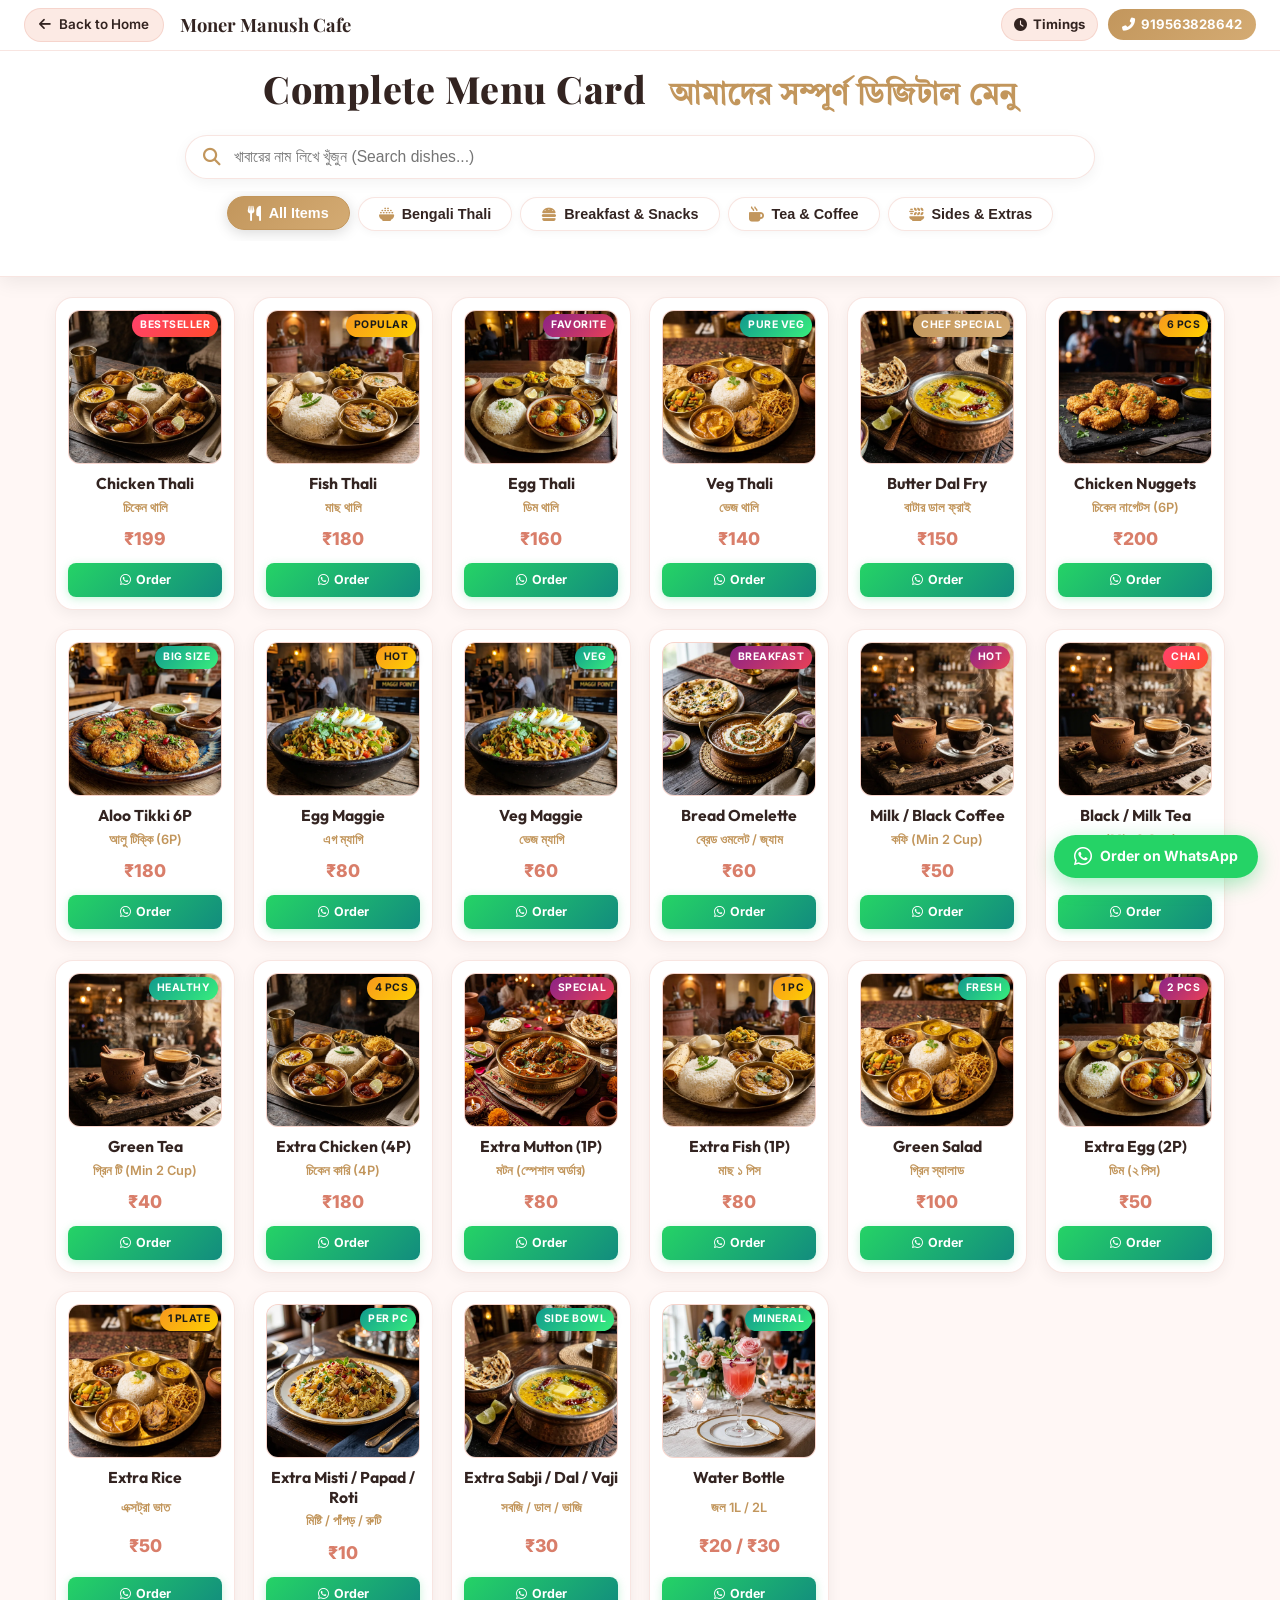
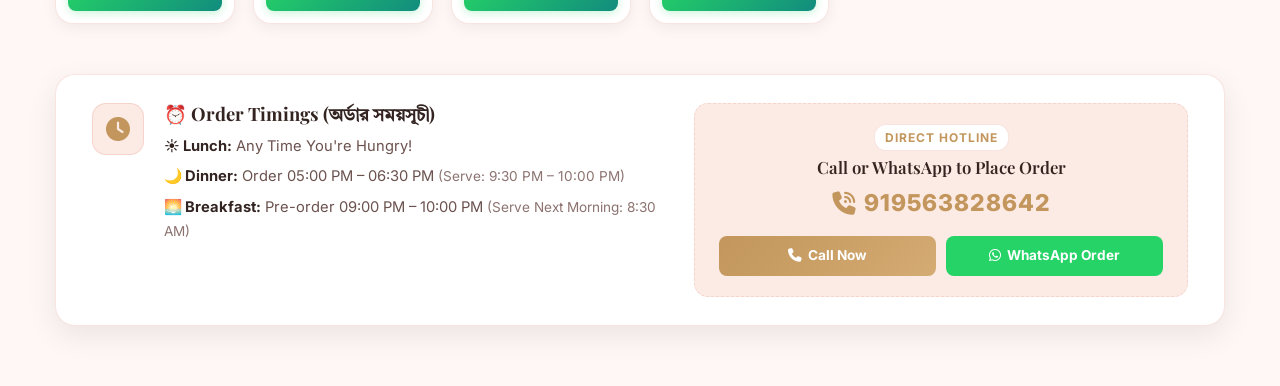
<file: menu.html>
﻿<!DOCTYPE html>
<html lang="bn">
<head>
    <meta charset="UTF-8">
    <meta name="viewport" content="width=device-width, initial-scale=1.0">
    <title>Full Menu Card | Moner Manush Cafe| সম্পূর্ণ মেনু</title>
    
    <!-- Meta Descriptions & SEO -->
    <meta name="description" content="Explore the full digital menu of Moner Manush Cafe. Bengali Thalis, Snacks, Tea, Coffee, Extras & Direct WhatsApp Ordering.">
    <meta name="theme-color" content="#c9a24b">
    
    <!-- Fonts -->
    <link rel="preconnect" href="https://fonts.googleapis.com">
    <link rel="preconnect" href="https://fonts.gstatic.com" crossorigin>
    <link href="https://fonts.googleapis.com/css2?family=Cinzel:wght@500;700;900&family=Inter:wght@300;400;500;600;700;800&family=Outfit:wght@400;500;600;700;800&family=Playfair+Display:ital,wght@0,600;0,700;0,900;1,600&family=Tiro+Bangla:ital@0;1&display=swap" rel="stylesheet">
    
    <!-- Font Awesome -->
    <link rel="stylesheet" href="https://cdnjs.cloudflare.com/ajax/libs/font-awesome/6.5.1/css/all.min.css">
    
    <!-- Main Style -->
    <link rel="stylesheet" href="styles.css">

    <style>
        /* Specific Styles for Compact Full Menu Page (LIGHT THEME) */
        .full-menu-page {
            background-color: var(--bg-deep);
            color: var(--text-primary);
            min-height: 100vh;
        }

        /* Sticky Top Header Container */
        .sticky-menu-top-container {
            position: sticky;
            top: 0;
            z-index: 1000;
            background: var(--bg-card);
            backdrop-filter: blur(20px);
            -webkit-backdrop-filter: blur(20px);
            border-bottom: 1.5px solid var(--glass-border);
            box-shadow: 0 4px 20px rgba(0, 0, 0, 0.08);
        }

        .full-menu-nav {
            padding: 8px 24px;
            display: flex;
            align-items: center;
            justify-content: space-between;
            border-bottom: 1px solid var(--glass-border);
        }

        .full-menu-nav-left {
            display: flex;
            align-items: center;
            gap: 16px;
        }

        .nav-back-btn {
            display: inline-flex;
            align-items: center;
            gap: 8px;
            background: var(--bg-dark);
            border: 1px solid var(--glass-border);
            color: var(--text-primary);
            padding: 5px 14px;
            border-radius: 25px;
            text-decoration: none;
            font-weight: 600;
            font-size: 0.84rem;
            transition: all 0.3s ease;
        }

        .nav-back-btn:hover {
            background: var(--accent-gold);
            color: #ffffff;
            border-color: var(--accent-gold);
            transform: translateX(-3px);
            box-shadow: 0 0 15px rgba(0, 0, 0, 0.15);
        }

        .full-menu-logo-title {
            font-family: 'Playfair Display', serif;
            font-size: 1.15rem;
            font-weight: 700;
            color: var(--text-primary);
        }

        .full-menu-logo-title span {
            color: var(--accent-gold);
        }

        .full-menu-nav-right {
            display: flex;
            align-items: center;
            gap: 10px;
        }

        .nav-timing-btn {
            display: inline-flex;
            align-items: center;
            gap: 6px;
            background: var(--bg-dark);
            border: 1px solid var(--glass-border);
            color: var(--text-primary);
            padding: 5px 12px;
            border-radius: 25px;
            text-decoration: none;
            font-weight: 700;
            font-size: 0.82rem;
            transition: all 0.3s ease;
        }

        .nav-timing-btn:hover {
            background: var(--accent-gold);
            color: #ffffff;
            border-color: var(--accent-gold);
            transform: translateY(-2px);
            box-shadow: 0 0 15px rgba(0, 0, 0, 0.15);
        }

        .nav-call-btn {
            display: inline-flex;
            align-items: center;
            gap: 6px;
            background: linear-gradient(135deg, var(--accent-gold), var(--accent-amber));
            color: #ffffff;
            padding: 5px 14px;
            border-radius: 25px;
            text-decoration: none;
            font-weight: 700;
            font-size: 0.82rem;
            transition: all 0.3s ease;
        }

        .nav-call-btn:hover {
            transform: translateY(-2px);
            box-shadow: 0 4px 15px rgba(0, 0, 0, 0.2);
        }

        /* Full Menu Hero Header */
        .full-menu-hero {
            text-align: center;
            padding: 14px 20px 10px;
            position: relative;
        }

        .full-menu-hero h1 {
            font-family: 'Playfair Display', serif;
            font-size: 2.35rem;
            font-weight: 800;
            color: var(--text-primary);
            margin-bottom: 0;
            line-height: 1.25;
            letter-spacing: 0.5px;
        }

        .full-menu-hero h1 .bengali-heading {
            color: var(--accent-gold);
            display: inline-block;
            font-size: 1.85rem;
            margin-left: 14px;
            font-family: 'Tiro Bangla', serif;
            font-weight: 700;
        }

        .full-menu-hero p {
            display: none;
        }

        /* Search & Filter Controls */
        .menu-control-bar {
            max-width: 950px;
            margin: 0 auto;
            padding: 10px 20px 15px;
        }

        .search-box-wrapper {
            position: relative;
            margin-bottom: 12px;
        }

        .search-box-wrapper input {
            width: 100%;
            background: var(--bg-card);
            border: 1.5px solid var(--glass-border);
            padding: 12px 20px 12px 48px;
            border-radius: 30px;
            color: var(--text-primary);
            font-size: 0.98rem;
            outline: none;
            transition: all 0.3s ease;
            box-shadow: 0 4px 14px rgba(0, 0, 0, 0.05);
        }

        .search-box-wrapper input:focus {
            border-color: var(--accent-gold);
            box-shadow: 0 0 18px rgba(0, 0, 0, 0.1);
            background: var(--bg-card);
        }

        .search-box-wrapper i {
            position: absolute;
            left: 18px;
            top: 50%;
            transform: translateY(-50%);
            color: var(--accent-gold);
            font-size: 1.1rem;
        }

        .menu-category-tabs {
            touch-action: pan-x pan-y;
            overscroll-behavior-x: contain;
            display: flex;
            justify-content: center;
            flex-wrap: wrap;
            gap: 10px;
            margin: 0;
        }

        .menu-tab-btn {
            background: var(--bg-card);
            border: 1.5px solid var(--glass-border);
            color: var(--text-secondary);
            padding: 8px 20px;
            border-radius: 25px;
            font-size: 0.9rem;
            font-weight: 600;
            cursor: pointer;
            backdrop-filter: blur(8px);
            transition: all 0.25s ease;
            display: inline-flex;
            align-items: center;
            gap: 8px;
            box-shadow: 0 2px 8px rgba(0, 0, 0, 0.04);
        }

        .menu-tab-btn i {
            color: var(--accent-gold);
            font-size: 0.95rem;
            transition: transform 0.3s ease;
        }

        .menu-tab-btn:hover {
            border-color: var(--accent-gold);
            color: var(--text-primary);
            background: var(--bg-card2, #f4f8f9);
            transform: translateY(-2px);
            box-shadow: 0 4px 15px rgba(0, 0, 0, 0.08);
        }

        .menu-tab-btn.active {
            background: linear-gradient(135deg, var(--accent-gold), var(--accent-amber));
            border-color: var(--accent-gold);
            color: #ffffff;
            box-shadow: 0 3px 14px rgba(0, 0, 0, 0.15);
            transform: translateY(-1px);
        }

        .menu-tab-btn.active i {
            color: #ffffff;
        }

        /* Compact Grid for Full Menu */
        .compact-menu-grid-container {
            max-width: 1200px;
            margin: 20px auto 50px;
            padding: 0 15px;
        }

        .compact-grid {
            display: grid;
            grid-template-columns: repeat(auto-fill, minmax(180px, 1fr));
            gap: 18px;
        }

        .compact-grid .food-menu-card {
            flex: initial;
            width: 100%;
            animation: floatMenuItem 4.5s ease-in-out infinite alternate;
        }

        .compact-grid .food-menu-card.hidden {
            display: none !important;
        }

        /* No Results Message */
        #no-results-msg {
            text-align: center;
            padding: 50px 20px;
            font-size: 1.1rem;
            color: var(--accent-gold);
            display: none;
            grid-column: 1 / -1;
        }

        /* Order Info Banner (Light Theme) */
        .order-info-banner {
            display: flex;
            align-items: stretch;
            justify-content: space-between;
            gap: 25px;
            padding: 28px 36px;
            border-radius: 20px;
            background: var(--bg-card);
            border: 1.5px solid var(--glass-border);
            box-shadow: 0 10px 30px rgba(0, 0, 0, 0.07);
        }

        .order-timing-card {
            display: flex;
            gap: 20px;
            flex: 1.3;
        }

        .timing-icon {
            width: 52px;
            height: 52px;
            border-radius: 14px;
            background: var(--bg-dark);
            border: 1px solid var(--glass-border);
            display: flex;
            align-items: center;
            justify-content: center;
            color: var(--accent-gold);
            font-size: 1.5rem;
            flex-shrink: 0;
        }

        .timing-details h4 {
            color: var(--text-primary);
            font-size: 1.15rem;
            margin-bottom: 10px;
            font-weight: 700;
        }

        .timing-details ul {
            list-style: none;
            padding: 0;
            margin: 0;
            display: flex;
            flex-direction: column;
            gap: 7px;
        }

        .timing-details li {
            font-size: 0.92rem;
            color: var(--text-secondary);
        }

        .timing-details li strong {
            color: var(--text-primary);
        }

        .timing-details .serve-time {
            color: var(--text-muted);
            font-size: 0.85rem;
        }

        .order-call-box {
            flex: 1;
            display: flex;
            flex-direction: column;
            align-items: center;
            justify-content: center;
            text-align: center;
            background: var(--bg-dark);
            padding: 20px 24px;
            border-radius: 14px;
            border: 1px dashed var(--glass-border);
        }

        .call-badge {
            background: var(--bg-card);
            color: var(--accent-gold);
            font-size: 0.75rem;
            font-weight: 700;
            text-transform: uppercase;
            letter-spacing: 1px;
            padding: 3px 10px;
            border-radius: 12px;
            margin-bottom: 6px;
            border: 1px solid var(--glass-border);
        }

        .order-call-box h3 {
            font-size: 1.05rem;
            color: var(--text-primary);
            margin-bottom: 8px;
            font-weight: 600;
        }

        .order-phone-link {
            font-size: 1.45rem;
            font-weight: 800;
            color: var(--accent-gold);
            text-decoration: none;
            letter-spacing: 1px;
            display: inline-flex;
            align-items: center;
            gap: 8px;
            margin-bottom: 14px;
            transition: transform 0.3s ease;
        }

        .order-phone-link:hover {
            transform: scale(1.05);
        }

        .quick-action-btns {
            display: flex;
            gap: 10px;
            width: 100%;
        }

        .direct-call-btn, .direct-wp-btn {
            flex: 1;
            padding: 9px 12px;
            border-radius: 8px;
            font-size: 0.85rem;
            font-weight: 700;
            text-decoration: none;
            display: inline-flex;
            align-items: center;
            justify-content: center;
            gap: 6px;
            transition: all 0.3s ease;
        }

        .direct-call-btn {
            background: linear-gradient(135deg, var(--accent-gold), var(--accent-amber));
            color: #ffffff;
        }

        .direct-call-btn:hover {
            transform: translateY(-2px);
            box-shadow: 0 4px 15px rgba(0, 0, 0, 0.2);
        }

        .direct-wp-btn {
            background: #25D366;
            color: #ffffff;
        }

        .direct-wp-btn:hover {
            background: #1ebc59;
            transform: translateY(-2px);
            box-shadow: 0 4px 15px rgba(37, 211, 102, 0.4);
        }

        /* Floating Order Quick Dial */
        .floating-order-btn {
            position: fixed;
            bottom: 22px;
            right: 22px;
            z-index: 999;
            display: flex;
            align-items: center;
            gap: 8px;
            background: #25D366;
            color: #ffffff;
            padding: 10px 20px;
            border-radius: 35px;
            text-decoration: none;
            font-weight: 700;
            font-size: 0.88rem;
            box-shadow: 0 6px 20px rgba(37, 211, 102, 0.4);
            transition: all 0.3s ease;
            animation: pulseOrderBtn 2.5s infinite;
        }

        .floating-order-btn:hover {
            background: #1ebc59;
            color: #ffffff;
            transform: scale(1.06);
            box-shadow: 0 8px 25px rgba(37, 211, 102, 0.6);
        }

        @keyframes pulseOrderBtn {
            0%, 100% { transform: scale(1); }
            50% { transform: scale(1.04); }
        }

        @media (max-width: 900px) {
            .order-info-banner {
                flex-direction: column;
                padding: 22px;
            }
            .order-timing-card {
                flex-direction: column;
                gap: 12px;
            }
        }

        @media (max-width: 600px) {
            .full-menu-nav {
                padding: 8px 12px;
            }
            .nav-back-btn span {
                display: none;
            }
            .full-menu-logo-title {
                font-size: 1.05rem;
            }
            .nav-timing-btn {
                padding: 4px 8px;
                font-size: 0.76rem;
            }
            .nav-timing-btn span {
                display: none;
            }
            .nav-call-btn {
                padding: 4px 10px;
                font-size: 0.76rem;
            }
            .full-menu-hero {
                padding: 10px 10px 4px;
            }
            .full-menu-hero h1 {
                font-size: 1.65rem;
            }
            .full-menu-hero h1 .bengali-heading {
                font-size: 1.35rem;
                display: block;
                margin-left: 0;
                margin-top: 4px;
            }
            .menu-control-bar {
                padding: 6px 12px 10px;
            }
            .search-box-wrapper {
                margin-bottom: 8px;
            }
            .search-box-wrapper input {
                padding: 9px 16px 9px 38px;
                font-size: 0.88rem;
                border-radius: 25px;
            }
            .search-box-wrapper i {
                left: 14px;
                font-size: 0.95rem;
            }
            .menu-category-tabs {
            touch-action: pan-x pan-y;
            overscroll-behavior-x: contain;
                gap: 6px;
                overflow-x: auto;
                flex-wrap: nowrap;
                justify-content: flex-start;
                padding-bottom: 4px;
                -webkit-overflow-scrolling: touch;
            }
            .menu-tab-btn {
                padding: 6px 14px;
                font-size: 0.8rem;
                border-radius: 20px;
                white-space: nowrap;
                flex-shrink: 0;
            }
            .compact-grid {
                grid-template-columns: repeat(2, 1fr);
                gap: 10px;
            }
            .compact-grid .food-menu-card {
                padding: 8px;
            }
            .food-title {
                font-size: 0.86rem;
            }
            .bengali-title {
                font-size: 0.72rem;
            }
            .food-price {
                font-size: 0.95rem;
            }
            .food-order-btn {
                padding: 5px 8px;
                font-size: 0.72rem;
            }
        }
    </style>
</head>
<body class="full-menu-page">

    <!-- Sticky Top Header (Navbar + Hero Title + Search Box + Filter Tabs) -->
    <div class="sticky-menu-top-container">
        <!-- Top Navigation Bar -->
        <nav class="full-menu-nav">
            <div class="full-menu-nav-left">
                <a href="index.html" class="nav-back-btn" title="Go back to Home Page">
                    <i class="fas fa-arrow-left"></i> <span>Back to Home</span>
                </a>
                <div class="full-menu-logo-title">Moner Manush Cafe</div>
            </div>
            <div class="full-menu-nav-right">
                <a href="#order-timings" class="nav-timing-btn" id="nav-timing-toggle-btn" title="Order Timings (অর্ডার সময়সূচী)">
                    <i class="fas fa-clock" id="nav-timing-icon"></i> <span id="nav-timing-text">Timings</span>
                </a>
                <a href="tel:919563828642" class="nav-call-btn">
                    <i class="fas fa-phone-alt"></i> <span>919563828642</span>
                </a>
            </div>
        </nav>

        <!-- Hero Header -->
        <header class="full-menu-hero">
            <h1>Complete Menu Card <span class="bengali-heading">আমাদের সম্পূর্ণ ডিজিটাল মেনু</span></h1>
        </header>

        <!-- Search Bar & Category Filter Tabs -->
        <div class="menu-control-bar">
            <div class="search-box-wrapper">
                <i class="fas fa-search"></i>
                <input type="text" id="menu-search-input" placeholder="খাবারের নাম লিখে খুঁজুন (Search dishes...)" autocomplete="off">
            </div>

            <div class="menu-category-tabs">
                <button class="menu-tab-btn active" data-category="all">
                    <i class="fas fa-utensils"></i> All Items
                </button>
                <button class="menu-tab-btn" data-category="thali">
                    <i class="fas fa-bowl-rice"></i> Bengali Thali
                </button>
                <button class="menu-tab-btn" data-category="snacks">
                    <i class="fas fa-burger"></i> Breakfast & Snacks
                </button>
                <button class="menu-tab-btn" data-category="beverages">
                    <i class="fas fa-mug-hot"></i> Tea & Coffee
                </button>
                <button class="menu-tab-btn" data-category="extras">
                    <i class="fas fa-plate-wheat"></i> Sides & Extras
                </button>
            </div>
        </div>
    </div>

    <!-- Compact Full Menu Grid -->
    <main class="compact-menu-grid-container">
        <div class="compact-grid" id="full-menu-grid">

            <!-- 1. Chicken Thali -->
            <div class="food-menu-card" data-category="thali" data-keywords="chicken thali murgi murgir mangsho rice dal sabji thali">
                <div class="food-card-badge bestseller">Bestseller</div>
                <div class="food-card-img-box">
                    <img src="assets/menu_chicken_thali.webp" alt="Chicken Thali" loading="lazy">
                </div>
                <div class="food-card-body">
                    <h3 class="food-title">Chicken Thali</h3>
                    <span class="bengali-title">চিকেন থালি</span>
                    <span class="food-price">₹199</span>
                    <a href="https://wa.me/919563828642?text==Hi%20Moner%20Manush%20Cafe,%20I%20want%20to%20order%20Chicken%20Thali%20(₹199)" target="_blank" class="food-order-btn">
                        <i class="fab fa-whatsapp"></i> Order
                    </a>
                </div>
            </div>

            <!-- 2. Fish Thali -->
            <div class="food-menu-card" data-category="thali" data-keywords="fish thali macher thali mach jhol rui katla rice dal thali">
                <div class="food-card-badge popular">Popular</div>
                <div class="food-card-img-box">
                    <img src="assets/menu_fish_thali.webp" alt="Fish Thali" loading="lazy">
                </div>
                <div class="food-card-body">
                    <h3 class="food-title">Fish Thali</h3>
                    <span class="bengali-title">মাছ থালি</span>
                    <span class="food-price">₹180</span>
                    <a href="https://wa.me/919563828642?text==Hi%20Moner%20Manush%20Cafe,%20I%20want%20to%20order%20Fish%20Thali%20(₹180)" target="_blank" class="food-order-btn">
                        <i class="fab fa-whatsapp"></i> Order
                    </a>
                </div>
            </div>

            <!-- 3. Egg Thali -->
            <div class="food-menu-card" data-category="thali" data-keywords="egg thali dimer thali dim kosha rice dal thali">
                <div class="food-card-badge special">Favorite</div>
                <div class="food-card-img-box">
                    <img src="assets/menu_egg_thali.webp" alt="Egg Thali" loading="lazy">
                </div>
                <div class="food-card-body">
                    <h3 class="food-title">Egg Thali</h3>
                    <span class="bengali-title">ডিম থালি</span>
                    <span class="food-price">₹160</span>
                    <a href="https://wa.me/919563828642?text==Hi%20Moner%20Manush%20Cafe,%20I%20want%20to%20order%20Egg%20Thali%20(₹160)" target="_blank" class="food-order-btn">
                        <i class="fab fa-whatsapp"></i> Order
                    </a>
                </div>
            </div>

            <!-- 4. Veg Thali -->
            <div class="food-menu-card" data-category="thali" data-keywords="veg thali niramish thali paneer dal sabji rice mishti doi">
                <div class="food-card-badge pure-veg">Pure Veg</div>
                <div class="food-card-img-box">
                    <img src="assets/menu_veg_thali.webp" alt="Veg Thali" loading="lazy">
                </div>
                <div class="food-card-body">
                    <h3 class="food-title">Veg Thali</h3>
                    <span class="bengali-title">ভেজ থালি</span>
                    <span class="food-price">₹140</span>
                    <a href="https://wa.me/919563828642?text==Hi%20Moner%20Manush%20Cafe,%20I%20want%20to%20order%20Veg%20Thali%20(₹140)" target="_blank" class="food-order-btn">
                        <i class="fab fa-whatsapp"></i> Order
                    </a>
                </div>
            </div>

            <!-- 5. Butter Dal Fry -->
            <div class="food-menu-card" data-category="extras" data-keywords="butter dal fry yellow dal tadka veg">
                <div class="food-card-badge chef">Chef Special</div>
                <div class="food-card-img-box">
                    <img src="assets/menu_butter_dal_fry.webp" alt="Butter Dal Fry" loading="lazy">
                </div>
                <div class="food-card-body">
                    <h3 class="food-title">Butter Dal Fry</h3>
                    <span class="bengali-title">বাটার ডাল ফ্রাই</span>
                    <span class="food-price">₹150</span>
                    <a href="https://wa.me/919563828642?text==Hi%20Moner%20Manush%20Cafe,%20I%20want%20to%20order%20Butter%20Dal%20Fry%20(₹150)" target="_blank" class="food-order-btn">
                        <i class="fab fa-whatsapp"></i> Order
                    </a>
                </div>
            </div>

            <!-- 6. Chicken Nuggets (6P) -->
            <div class="food-menu-card" data-category="snacks" data-keywords="chicken nuggets 6p fried snacks non-veg">
                <div class="food-card-badge popular">6 Pcs</div>
                <div class="food-card-img-box">
                    <img src="assets/menu_chicken_nuggets.webp" alt="Chicken Nuggets" loading="lazy">
                </div>
                <div class="food-card-body">
                    <h3 class="food-title">Chicken Nuggets</h3>
                    <span class="bengali-title">চিকেন নাগেটস (6P)</span>
                    <span class="food-price">₹200</span>
                    <a href="https://wa.me/919563828642?text==Hi%20Moner%20Manush%20Cafe,%20I%20want%20to%20order%20Chicken%20Nuggets%20(₹200)" target="_blank" class="food-order-btn">
                        <i class="fab fa-whatsapp"></i> Order
                    </a>
                </div>
            </div>

            <!-- 7. Aloo Tikki Big Size (6P) -->
            <div class="food-menu-card" data-category="snacks" data-keywords="aloo tikki potato cutlet snacks big size veg">
                <div class="food-card-badge pure-veg">Big Size</div>
                <div class="food-card-img-box">
                    <img src="assets/menu_aloo_tikki.webp" alt="Aloo Tikki Big Size" loading="lazy">
                </div>
                <div class="food-card-body">
                    <h3 class="food-title">Aloo Tikki 6P</h3>
                    <span class="bengali-title">আলু টিক্কি (6P)</span>
                    <span class="food-price">₹180</span>
                    <a href="https://wa.me/919563828642?text==Hi%20Moner%20Manush%20Cafe,%20I%20want%20to%20order%20Aloo%20Tikki%20(₹180)" target="_blank" class="food-order-btn">
                        <i class="fab fa-whatsapp"></i> Order
                    </a>
                </div>
            </div>

            <!-- 8. Egg Maggie -->
            <div class="food-menu-card" data-category="snacks" data-keywords="egg maggie noodles masala snacks">
                <div class="food-card-badge popular">Hot</div>
                <div class="food-card-img-box">
                    <img src="assets/menu_egg_maggie.webp" alt="Egg Maggie" loading="lazy">
                </div>
                <div class="food-card-body">
                    <h3 class="food-title">Egg Maggie</h3>
                    <span class="bengali-title">এগ ম্যাগি</span>
                    <span class="food-price">₹80</span>
                    <a href="https://wa.me/919563828642?text==Hi%20Moner%20Manush%20Cafe,%20I%20want%20to%20order%20Egg%20Maggie%20(₹80)" target="_blank" class="food-order-btn">
                        <i class="fab fa-whatsapp"></i> Order
                    </a>
                </div>
            </div>

            <!-- 9. Veg Maggie -->
            <div class="food-menu-card" data-category="snacks" data-keywords="veg maggie masala noodles snacks vegetarian">
                <div class="food-card-badge pure-veg">Veg</div>
                <div class="food-card-img-box">
                    <img src="assets/menu_egg_maggie.webp" alt="Veg Maggie" loading="lazy">
                </div>
                <div class="food-card-body">
                    <h3 class="food-title">Veg Maggie</h3>
                    <span class="bengali-title">ভেজ ম্যাগি</span>
                    <span class="food-price">₹60</span>
                    <a href="https://wa.me/919563828642?text==Hi%20Moner%20Manush%20Cafe,%20I%20want%20to%20order%20Veg%20Maggie%20(₹60)" target="_blank" class="food-order-btn">
                        <i class="fab fa-whatsapp"></i> Order
                    </a>
                </div>
            </div>

            <!-- 10. Bread Omelette / Jam / Butter -->
            <div class="food-menu-card" data-category="snacks" data-keywords="bread omelette jam butter breakfast toast egg">
                <div class="food-card-badge special">Breakfast</div>
                <div class="food-card-img-box">
                    <img src="assets/menu6.webp" alt="Bread Omelette Jam Butter" loading="lazy">
                </div>
                <div class="food-card-body">
                    <h3 class="food-title">Bread Omelette</h3>
                    <span class="bengali-title">ব্রেড ওমলেট / জ্যাম</span>
                    <span class="food-price">₹60</span>
                    <a href="https://wa.me/919563828642?text==Hi%20Moner%20Manush%20Cafe,%20I%20want%20to%20order%20Bread%20Omelette%20(₹60)" target="_blank" class="food-order-btn">
                        <i class="fab fa-whatsapp"></i> Order
                    </a>
                </div>
            </div>

            <!-- 11. Milk / Black Coffee -->
            <div class="food-menu-card" data-category="beverages" data-keywords="coffee milk coffee black coffee hot drink beverages espresso">
                <div class="food-card-badge special">Hot</div>
                <div class="food-card-img-box">
                    <img src="assets/menu_tea_coffee.webp" alt="Milk and Black Coffee" loading="lazy">
                </div>
                <div class="food-card-body">
                    <h3 class="food-title">Milk / Black Coffee</h3>
                    <span class="bengali-title">কফি (Min 2 Cup)</span>
                    <span class="food-price">₹50</span>
                    <a href="https://wa.me/919563828642?text==Hi%20Moner%20Manush%20Cafe,%20I%20want%20to%20order%20Coffee" target="_blank" class="food-order-btn">
                        <i class="fab fa-whatsapp"></i> Order
                    </a>
                </div>
            </div>

            <!-- 12. Black / Milk Tea -->
            <div class="food-menu-card" data-category="beverages" data-keywords="tea chai milk tea black tea masala chai beverage">
                <div class="food-card-badge bestseller">Chai</div>
                <div class="food-card-img-box">
                    <img src="assets/menu_tea_coffee.webp" alt="Black and Milk Tea" loading="lazy">
                </div>
                <div class="food-card-body">
                    <h3 class="food-title">Black / Milk Tea</h3>
                    <span class="bengali-title">চা (Min 2 Cup)</span>
                    <span class="food-price">₹25</span>
                    <a href="https://wa.me/919563828642?text==Hi%20Moner%20Manush%20Cafe,%20I%20want%20to%20order%20Tea" target="_blank" class="food-order-btn">
                        <i class="fab fa-whatsapp"></i> Order
                    </a>
                </div>
            </div>

            <!-- 13. Green Tea -->
            <div class="food-menu-card" data-category="beverages" data-keywords="green tea healthy detox hot beverage">
                <div class="food-card-badge pure-veg">Healthy</div>
                <div class="food-card-img-box">
                    <img src="assets/menu_tea_coffee.webp" alt="Green Tea" loading="lazy">
                </div>
                <div class="food-card-body">
                    <h3 class="food-title">Green Tea</h3>
                    <span class="bengali-title">গ্রিন টি (Min 2 Cup)</span>
                    <span class="food-price">₹40</span>
                    <a href="https://wa.me/919563828642?text==Hi%20Moner%20Manush%20Cafe,%20I%20want%20to%20order%20Green%20Tea" target="_blank" class="food-order-btn">
                        <i class="fab fa-whatsapp"></i> Order
                    </a>
                </div>
            </div>

            <!-- 14. Extra Chicken (4P) -->
            <div class="food-menu-card" data-category="extras" data-keywords="extra chicken 4p murgir mangsho chicken curry side non-veg">
                <div class="food-card-badge popular">4 Pcs</div>
                <div class="food-card-img-box">
                    <img src="assets/menu_chicken_thali.webp" alt="Extra Chicken 4P" loading="lazy">
                </div>
                <div class="food-card-body">
                    <h3 class="food-title">Extra Chicken (4P)</h3>
                    <span class="bengali-title">চিকেন কারি (4P)</span>
                    <span class="food-price">₹180</span>
                    <a href="https://wa.me/919563828642?text==Hi%20Moner%20Manush%20Cafe,%20I%20want%20to%20order%20Extra%20Chicken%204P%20(₹180)" target="_blank" class="food-order-btn">
                        <i class="fab fa-whatsapp"></i> Order
                    </a>
                </div>
            </div>

            <!-- 15. Extra Mutton (1P - Special Order) -->
            <div class="food-menu-card" data-category="extras" data-keywords="extra mutton 1p khasi mangsho mutton kosha special non-veg">
                <div class="food-card-badge special">Special</div>
                <div class="food-card-img-box">
                    <img src="assets/menu3.webp" alt="Extra Mutton 1P" loading="lazy">
                </div>
                <div class="food-card-body">
                    <h3 class="food-title">Extra Mutton (1P)</h3>
                    <span class="bengali-title">মটন (স্পেশাল অর্ডার)</span>
                    <span class="food-price">₹80</span>
                    <a href="https://wa.me/919563828642?text==Hi%20Moner%20Manush%20Cafe,%20I%20want%20to%20order%20Extra%20Mutton%20(₹80)" target="_blank" class="food-order-btn">
                        <i class="fab fa-whatsapp"></i> Order
                    </a>
                </div>
            </div>

            <!-- 16. Extra Fish (1P) -->
            <div class="food-menu-card" data-category="extras" data-keywords="extra fish 1p macher jhol rui katla side non-veg">
                <div class="food-card-badge popular">1 Pc</div>
                <div class="food-card-img-box">
                    <img src="assets/menu_fish_thali.webp" alt="Extra Fish 1P" loading="lazy">
                </div>
                <div class="food-card-body">
                    <h3 class="food-title">Extra Fish (1P)</h3>
                    <span class="bengali-title">মাছ ১ পিস</span>
                    <span class="food-price">₹80</span>
                    <a href="https://wa.me/919563828642?text==Hi%20Moner%20Manush%20Cafe,%20I%20want%20to%20order%20Extra%20Fish%20(₹80)" target="_blank" class="food-order-btn">
                        <i class="fab fa-whatsapp"></i> Order
                    </a>
                </div>
            </div>

            <!-- 17. Green Salad -->
            <div class="food-menu-card" data-category="extras" data-keywords="green salad cucumber tomato onion lemon salad veg">
                <div class="food-card-badge pure-veg">Fresh</div>
                <div class="food-card-img-box">
                    <img src="assets/menu_veg_thali.webp" alt="Green Salad" loading="lazy">
                </div>
                <div class="food-card-body">
                    <h3 class="food-title">Green Salad</h3>
                    <span class="bengali-title">গ্রিন স্যালাড</span>
                    <span class="food-price">₹100</span>
                    <a href="https://wa.me/919563828642?text==Hi%20Moner%20Manush%20Cafe,%20I%20want%20to%20order%20Green%20Salad%20(₹100)" target="_blank" class="food-order-btn">
                        <i class="fab fa-whatsapp"></i> Order
                    </a>
                </div>
            </div>

            <!-- 18. Extra Egg (2P) -->
            <div class="food-menu-card" data-category="extras" data-keywords="extra egg 2p dim egg curry side non-veg">
                <div class="food-card-badge special">2 Pcs</div>
                <div class="food-card-img-box">
                    <img src="assets/menu_egg_thali.webp" alt="Extra Egg 2P" loading="lazy">
                </div>
                <div class="food-card-body">
                    <h3 class="food-title">Extra Egg (2P)</h3>
                    <span class="bengali-title">ডিম (২ পিস)</span>
                    <span class="food-price">₹50</span>
                    <a href="https://wa.me/919563828642?text==Hi%20Moner%20Manush%20Cafe,%20I%20want%20to%20order%20Extra%20Egg%202P%20(₹50)" target="_blank" class="food-order-btn">
                        <i class="fab fa-whatsapp"></i> Order
                    </a>
                </div>
            </div>

            <!-- 19. Extra Rice -->
            <div class="food-menu-card" data-category="extras" data-keywords="extra rice bhat rice portion veg side">
                <div class="food-card-badge popular">1 Plate</div>
                <div class="food-card-img-box">
                    <img src="assets/menu_veg_thali.webp" alt="Extra Rice" loading="lazy">
                </div>
                <div class="food-card-body">
                    <h3 class="food-title">Extra Rice</h3>
                    <span class="bengali-title">এক্সট্রা ভাত</span>
                    <span class="food-price">₹50</span>
                    <a href="https://wa.me/919563828642?text==Hi%20Moner%20Manush%20Cafe,%20I%20want%20to%20order%20Extra%20Rice%20(₹50)" target="_blank" class="food-order-btn">
                        <i class="fab fa-whatsapp"></i> Order
                    </a>
                </div>
            </div>

            <!-- 20. Extra Misti / Papad / Roti -->
            <div class="food-menu-card" data-category="extras" data-keywords="extra misti papad roti sweet flatbread side">
                <div class="food-card-badge pure-veg">Per Pc</div>
                <div class="food-card-img-box">
                    <img src="assets/menu2.webp" alt="Extra Misti Papad Roti" loading="lazy">
                </div>
                <div class="food-card-body">
                    <h3 class="food-title">Extra Misti / Papad / Roti</h3>
                    <span class="bengali-title">মিষ্টি / পাঁপড় / রুটি</span>
                    <span class="food-price">₹10</span>
                    <a href="https://wa.me/919563828642?text==Hi%20Moner%20Manush%20Cafe,%20I%20want%20to%20order%20Extra%20Misti%20Papad%20Roti%20(₹10)" target="_blank" class="food-order-btn">
                        <i class="fab fa-whatsapp"></i> Order
                    </a>
                </div>
            </div>

            <!-- 21. Extra Sabji / Dal / Vaji -->
            <div class="food-menu-card" data-category="extras" data-keywords="extra sabji dal vaji butter dal fry veg side">
                <div class="food-card-badge pure-veg">Side Bowl</div>
                <div class="food-card-img-box">
                    <img src="assets/menu_butter_dal_fry.webp" alt="Extra Sabji Dal Vaji" loading="lazy">
                </div>
                <div class="food-card-body">
                    <h3 class="food-title">Extra Sabji / Dal / Vaji</h3>
                    <span class="bengali-title">সবজি / ডাল / ভাজি</span>
                    <span class="food-price">₹30</span>
                    <a href="https://wa.me/919563828642?text==Hi%20Moner%20Manush%20Cafe,%20I%20want%20to%20order%20Extra%20Sabji%20Dal%20Vaji%20(₹30)" target="_blank" class="food-order-btn">
                        <i class="fab fa-whatsapp"></i> Order
                    </a>
                </div>
            </div>

            <!-- 20. Packaged Water Bottle (1L / 2L) -->
            <div class="food-menu-card" data-category="beverages" data-keywords="water bottle 1l 2l mineral water drink">
                <div class="food-card-badge pure-veg">Mineral</div>
                <div class="food-card-img-box">
                    <img src="assets/menu5.webp" alt="Packaged Water Bottle" loading="lazy">
                </div>
                <div class="food-card-body">
                    <h3 class="food-title">Water Bottle</h3>
                    <span class="bengali-title">জল 1L / 2L</span>
                    <span class="food-price">₹20 / ₹30</span>
                    <a href="https://wa.me/919563828642?text==Hi%20Moner%20Manush%20Cafe,%20I%20want%20to%20order%20Water%20Bottle" target="_blank" class="food-order-btn">
                        <i class="fab fa-whatsapp"></i> Order
                    </a>
                </div>
            </div>

        </div>

        <!-- No Results Fallback -->
        <div id="no-results-msg">
            <i class="fas fa-search" style="font-size: 2.5rem; margin-bottom: 12px; display: block;"></i>
            <p>আপনার খোঁজা অনুযায়ী কোনো খাবার পাওয়া যায়নি। অন্য কিছু লিখে খুঁজুন।</p>
        </div>
    </main>

    <!-- Order Timings Banner -->
    <div id="order-timings" style="max-width: 1200px; margin: 0 auto 60px; padding: 0 15px; scroll-margin-top: 170px;">
        <div class="order-info-banner glassmorphism">
            <div class="order-timing-card">
                <div class="timing-icon"><i class="fas fa-clock"></i></div>
                <div class="timing-details">
                    <h4>⏰ Order Timings (অর্ডার সময়সূচী)</h4>
                    <ul>
                        <li><strong>☀️ Lunch:</strong> Any Time You're Hungry!</li>
                        <li><strong>🌙 Dinner:</strong> Order 05:00 PM – 06:30 PM <span class="serve-time">(Serve: 9:30 PM – 10:00 PM)</span></li>
                        <li><strong>🌅 Breakfast:</strong> Pre-order 09:00 PM – 10:00 PM <span class="serve-time">(Serve Next Morning: 8:30 AM)</span></li>
                    </ul>
                </div>
            </div>
            
            <div class="order-call-box">
                <div class="call-badge">Direct Hotline</div>
                <h3>Call or WhatsApp to Place Order</h3>
                <a href="tel:919563828642" class="order-phone-link">
                    <i class="fas fa-phone-volume"></i> 919563828642
                </a>
                <div class="quick-action-btns">
                    <a href="tel:919563828642" class="direct-call-btn">
                        <i class="fas fa-phone"></i> Call Now
                    </a>
                    <a href="https://wa.me/919563828642?text==Hello%20Moner%20Manush%20Cafe,%20I%20want%20to%20place%20an%20order!" target="_blank" class="direct-wp-btn">
                        <i class="fab fa-whatsapp"></i> WhatsApp Order
                    </a>
                </div>
            </div>
        </div>
    </div>

    <!-- Floating Direct WhatsApp Button -->
    <a href="https://wa.me/919563828642?text==Hello%20Moner%20Manush%20Cafe,%20I%20want%20to%20order%20food!" target="_blank" class="floating-order-btn" title="Direct WhatsApp Order">
        <i class="fab fa-whatsapp" style="font-size: 1.3rem;"></i> <span>Order on WhatsApp</span>
    </a>

    <!-- JavaScript for Live Search & Category Filtering -->
    <script>
        document.addEventListener('DOMContentLoaded', () => {
            const searchInput = document.getElementById('menu-search-input');
            const categoryTabs = document.querySelectorAll('.menu-tab-btn');
            const foodCards = document.querySelectorAll('.food-menu-card');
            const noResultsMsg = document.getElementById('no-results-msg');

            let activeCategory = 'all';

            function filterMenu() {
                const query = searchInput.value.toLowerCase().trim();
                let visibleCount = 0;

                foodCards.forEach(card => {
                    const cardCategory = card.getAttribute('data-category');
                    const keywords = (card.getAttribute('data-keywords') || '') + ' ' + card.innerText.toLowerCase();

                    const matchesCategory = (activeCategory === 'all' || cardCategory === activeCategory);
                    const matchesSearch = query === '' || keywords.includes(query);

                    if (matchesCategory && matchesSearch) {
                        card.classList.remove('hidden');
                        visibleCount++;
                    } else {
                        card.classList.add('hidden');
                    }
                });

                if (visibleCount === 0) {
                    noResultsMsg.style.display = 'block';
                } else {
                    noResultsMsg.style.display = 'none';
                }
            }

            // Category Tab Clicks
            categoryTabs.forEach(tab => {
                tab.addEventListener('click', () => {
                    categoryTabs.forEach(t => t.classList.remove('active'));
                    tab.classList.add('active');
                    activeCategory = tab.getAttribute('data-category');
                    const tabsContainer = tab.closest('.menu-category-tabs');
                    if (tabsContainer) {
                        const targetScroll = tab.offsetLeft - (tabsContainer.clientWidth / 2) + (tab.offsetWidth / 2);
                        tabsContainer.scrollTo({ left: targetScroll, behavior: 'smooth' });
                    }
                    filterMenu();
                });
            });

            // Search Input Live Filter
            searchInput.addEventListener('input', () => {
                filterMenu();
            });

            // ============================================================
            // TWO-WAY TOGGLE SCROLL (Click to go to Timings, Click again to go to Top)
            // ============================================================
            const timingToggleBtn = document.getElementById('nav-timing-toggle-btn');
            const timingIcon = document.getElementById('nav-timing-icon');
            const timingText = document.getElementById('nav-timing-text');
            const orderTimingsSection = document.getElementById('order-timings');

            function isNearTimingsSection() {
                if (!orderTimingsSection) return false;
                const rect = orderTimingsSection.getBoundingClientRect();
                return rect.top <= window.innerHeight * 0.75;
            }

            if (timingToggleBtn && orderTimingsSection) {
                timingToggleBtn.addEventListener('click', (e) => {
                    e.preventDefault();
                    if (isNearTimingsSection()) {
                        // If already at Timings section -> Smoothly scroll back to TOP
                        window.scrollTo({ top: 0, behavior: 'smooth' });
                    } else {
                        // Smoothly scroll DOWN to Order Timings section
                        orderTimingsSection.scrollIntoView({ behavior: 'smooth', block: 'start' });
                    }
                });

                // Dynamically update button icon/text when user scrolls near timings
                window.addEventListener('scroll', () => {
                    if (isNearTimingsSection()) {
                        timingToggleBtn.classList.add('at-bottom');
                        if (timingIcon) timingIcon.className = 'fas fa-arrow-up';
                        if (timingText) timingText.innerText = 'Top';
                        timingToggleBtn.title = 'Scroll back to Top (উপরে ফিরে যান)';
                    } else {
                        timingToggleBtn.classList.remove('at-bottom');
                        if (timingIcon) timingIcon.className = 'fas fa-clock';
                        if (timingText) timingText.innerText = 'Timings';
                        timingToggleBtn.title = 'Order Timings (অর্ডার সময়সূচী)';
                    }
                }, { passive: true });
            }
        });
    </script>
</body>
</html>
</file>
<file: styles.css>
﻿/* ============================================================
   Moner Manush Cafe — Premium Modern Theme
   ============================================================ */

@import url('https://fonts.googleapis.com/css2?family=Playfair+Display:wght@400;600;700;800&family=Outfit:wght@300;400;600;800&family=Inter:wght@300;400;500;600&display=swap');

/* ---- CSS Variables ---- */
:root {
    --bg-deep:              #FFF7F5; /* Rich Black (main bg) */
    --bg-dark:              #FCEAE4; /* Charcoal (section bg alt) */
    --bg-card:              #FFFFFF; /* Dark charcoal for cards */
    --bg-card2:             #FFF0EB; /* Lighter charcoal for hover cards */
    --bg-cream:             #FFE8E2; /* Warm Off-White/Cream */
    --accent-gold:          #C2965C; /* Antique Gold (headings, headings, buttons, borders) */
    --accent-amber:         #D4AB73; /* Medium Gold */
    --accent-light:         #E7C693; /* Light Gold (hover states) */
    --accent-red:           #D97E6A; /* Deep Maroon/Wine (highlights) */
    --accent-warm:          #C46450; /* Warm Wine/Maroon */
    --text-primary:         #332421; /* Primary text */
    --text-secondary:       #6B524E; /* Secondary text/muted */
    --text-muted:           #8C7370; /* Muted text */
    --text-light-section:   #FFFFFF; /* Text on light sections */
    --glass-bg:             rgba(217, 126, 106, 0.05); /* Antique Gold based glass */
    --glass-border:         rgba(217, 126, 106, 0.2);
    --glass-shadow:         0 8px 40px rgba(112, 89, 85, 0.12);
    --glow-gold:            0 0 25px rgba(217, 126, 106, 0.2);
    --radius-sm:            8px;
    --radius-md:            16px;
    --radius-lg:            24px;
    --transition:           all 0.4s cubic-bezier(0.4, 0, 0.2, 1);
}

/* ---- Reset ---- */
*, *::before, *::after {
    margin: 0;
    padding: 0;
    box-sizing: border-box;
}

html {
    scroll-behavior: smooth;
}

body {
    font-family: 'Inter', sans-serif;
    background-color: var(--bg-deep);
    color: var(--text-primary);
    overflow-x: hidden;
    line-height: 1.6;
}

body.no-scroll {
    overflow-y: hidden !important;
}

h1, h2, h3, h4 {
    font-family: 'Playfair Display', 'Tiro Bangla', serif;
    line-height: 1.2;
}

/* ---- Custom Scrollbar ---- */
::-webkit-scrollbar          { width: 6px; }
::-webkit-scrollbar-track    { background: var(--bg-deep); }
::-webkit-scrollbar-thumb    { background: var(--accent-gold); border-radius: 3px; }
::-webkit-scrollbar-thumb:hover { background: var(--accent-amber); }

/* ============================================================
   NAVBAR
   ============================================================ */
.navbar {
    position: sticky;
    top: 0;
    margin: 0;
    width: 100%;
    padding: 0 5%;
    height: 72px;
    border-radius: 0;
    display: flex;
    justify-content: space-between;
    align-items: center;
    background: rgba(255, 247, 245, 0.92);
    backdrop-filter: blur(20px);
    -webkit-backdrop-filter: blur(20px);
    z-index: 1000;
    border-bottom: 1px solid rgba(217, 126, 106, 0.25);
    box-shadow: 0 4px 30px rgba(112, 89, 85, 0.1);
    transition: var(--transition);
}

.navbar-scrolled {
    height: 62px;
    background: rgba(255, 247, 245, 0.97);
    border-bottom-color: rgba(217, 126, 106, 0.35);
    box-shadow: 0 8px 40px rgba(112, 89, 85, 0.15), var(--glow-gold);
}

.logo-container {
    display: flex;
    align-items: center;
    gap: 2px; /* Set gap to almost zero to align right next to logo image */
}

.logo-brand-img {
    position: relative;
    z-index: 1002;
    height: 52px;
    width: auto;
    object-fit: contain;
    transition: var(--transition);
}

.logo-brand-img:hover {
    transform: scale(1.04);
}

.logo-text-wrapper {
    display: flex;
    align-items: center;
    position: relative;
    padding-left: 0px; /* Removed padding entirely to start text immediately */
    /* no overflow: hidden so football can roll across the whole screen */
}

.animated-football-header {
    position: absolute;
    left: -52px;
    width: 48px;
    height: 48px;
    top: 50%;
    margin-top: -24px;
    display: inline-block;
    z-index: 10;
    animation: footballRollAcross 14s linear infinite;
    will-change: left, transform, opacity;
    pointer-events: none;
}

.animated-football-header svg,
.animated-football-header img {
    width: 100%;
    height: 100%;
    filter: drop-shadow(0 2px 5px rgba(183, 28, 28, 0.4)) drop-shadow(0 1px 2px rgba(0, 0, 0, 0.25)) !important;
}

.logo-text {
    font-size: 1.5rem;
    font-weight: 800;
    letter-spacing: 1px;
    background: linear-gradient(90deg, #A85A48, #4E1F16);
    -webkit-background-clip: text;
    -webkit-text-fill-color: transparent;
    font-family: 'Outfit', sans-serif;
    display: inline-block;
    white-space: nowrap;
    overflow: hidden;
    clip-path: inset(0 100% 0 0);
    opacity: 0;
    animation: revealTextWipe 14s linear infinite;
    will-change: clip-path, opacity;
}

.nav-links {
    display: flex;
    flex-direction: column;
    position: absolute;
    top: 100%;
    right: 5%; /* Align with padding of navbar actions */
    width: 210px;
    height: auto;
    background: rgba(255, 247, 245, 0.97);
    backdrop-filter: blur(20px);
    -webkit-backdrop-filter: blur(20px);
    border: 1px solid rgba(217, 126, 106, 0.2);
    border-radius: 0 0 var(--radius-md) var(--radius-md);
    padding: 1.5rem 0;
    gap: 0.25rem;
    box-shadow: 0 15px 40px rgba(112, 89, 85, 0.15);
    opacity: 0;
    transform: translateY(-8px);
    pointer-events: none;
    transition: all 0.3s cubic-bezier(0.165, 0.84, 0.44, 1);
    align-items: center;
    list-style: none;
    z-index: 1000;
}

.nav-links.nav-active {
    opacity: 1;
    transform: translateY(0);
    pointer-events: auto;
}

.nav-links a {
    text-decoration: none;
    color: var(--text-secondary);
    font-weight: 500;
    font-size: 0.95rem;
    letter-spacing: 0.5px;
    text-transform: uppercase;
    padding: 0.65rem 1.4rem;
    border-radius: var(--radius-sm);
    transition: var(--transition);
    position: relative;
    display: block;
    width: 100%;
    text-align: center;
}

.nav-links a::after {
    content: '';
    position: absolute;
    bottom: 2px;
    left: 50%;
    transform: translateX(-50%);
    width: 0;
    height: 1.5px;
    background: var(--accent-gold);
    border-radius: 2px;
    transition: width 0.3s ease;
}

.nav-links a:hover {
    color: var(--accent-light);
}

.nav-links a:hover::after {
    width: 60%;
}

.navbar-actions {
    display: flex;
    align-items: center;
    gap: 0.35rem;
}
.dripza-btn-nav {
    background: transparent !important;
    border: none !important;
    width: 38px;
    height: 38px;
    cursor: pointer;
    display: flex;
    align-items: center;
    justify-content: center;
    padding: 0;
    overflow: visible;
    position: relative;
    box-shadow: none !important;
    transition: transform 0.3s ease;
}

.dripza-btn-nav:hover {
    background: transparent !important;
    box-shadow: none !important;
    transform: translateY(-2px);
}

.dripza-nav-icon {
    width: 100%;
    height: 100%;
    object-fit: contain;
    animation: dripzaBreathing 3.5s infinite ease-in-out;
    transition: filter 0.4s ease, transform 0.8s cubic-bezier(0.34, 1.56, 0.64, 1);
}

.dripza-btn-nav:hover .dripza-nav-icon {
    transform: scale(1.15) rotate(360deg);
    filter: drop-shadow(0 0 10px rgba(201, 162, 75, 0.9));
}

@keyframes dripzaBreathing {
    0%, 100% {
        transform: scale(1);
        filter: drop-shadow(0 0 2px rgba(201, 162, 75, 0.25));
    }
    50% {
        transform: scale(1.06);
        filter: drop-shadow(0 0 7px rgba(201, 162, 75, 0.65));
    }
}

.hamburger {
    display: block; /* Show hamburger globally on PC and Mobile */
    cursor: pointer;
    font-size: 1.4rem;
    color: var(--text-primary);
    padding: 0.4rem;
    border-radius: var(--radius-sm);
    transition: var(--transition);
}

.hamburger:hover {
    color: var(--accent-gold);
    background: rgba(201, 162, 75, 0.08);
}

/* ============================================================
   HERO / BANNER SECTION
   ============================================================ */
.hero {
    position: relative;
    width: 100%;
    aspect-ratio: 16 / 9;
    height: 56.25vw; /* Explicit 16:9 height to prevent collapse */
    min-height: 400px; /* Safe minimum height for PC banner */
    display: flex;
    align-items: center;
    justify-content: center;
    text-align: center;
    overflow: hidden;
    margin-top: 0;
}

.hero-bg {
    position: absolute;
    inset: 0;
    z-index: 0;
    overflow: hidden;
    background: var(--bg-deep);
}

.hero-bg::before {
    content: '';
    position: absolute;
    top: -30px;
    left: -30px;
    right: -30px;
    bottom: -30px;
    background-image: var(--bg-image);
    background-size: cover;
    background-position: center;
    filter: blur(28px) brightness(0.85) saturate(1.2);
    transition: background-image 1.2s ease-in-out;
    z-index: 0;
}

.hero-bg img {
    position: absolute;
    inset: 0;
    width: 100%;
    height: 100%;
    object-fit: cover;
    display: block;
    opacity: 0;
    transition: opacity 1.5s ease-in-out;
    z-index: 1;
}

.hero-video {
    position: absolute;
    inset: 0;
    width: 100%;
    height: 100%;
    object-fit: cover;
    z-index: 1;
}

.hero-bg img.active {
    opacity: 1;
    z-index: 2;
}

.hero-bg img.prev {
    opacity: 0;
    z-index: 1;
}

.hero-nav-zone {
    position: absolute;
    top: 0;
    bottom: 0;
    width: 15%;
    z-index: 5;
    cursor: pointer;
    background: transparent;
    transition: background 0.3s ease;
}

.hero-nav-zone.left-zone {
    left: 0;
}

.hero-nav-zone.right-zone {
    right: 0;
}

/* Subtle feedback on hover (no arrow icons) */
.hero-nav-zone:hover {
    background: rgba(255, 255, 255, 0.03);
}

.overlay {
    position: absolute;
    inset: 0;
    background: transparent;
    z-index: 3;
    pointer-events: none;
}

.hero-content {
    max-width: 800px;
    padding: 0 24px;
    z-index: 4;
    transform: translateY(30px);
    opacity: 0;
    animation: fadeUp 1.2s cubic-bezier(0.165, 0.84, 0.44, 1) forwards 0.4s;
}

.hero-content h1 {
    font-size: 3.6rem;
    font-weight: 800;
    margin-bottom: 1.2rem;
    color: var(--text-primary);
    text-shadow: 0 4px 15px rgba(112, 89, 85, 0.15);
    letter-spacing: -1px;
}

.hero-content p {
    font-size: 1.15rem;
    color: var(--text-secondary);
    margin-bottom: 2.8rem;
    line-height: 1.7;
    text-shadow: 0 2px 8px rgba(112, 89, 85, 0.15);
}

/* ============================================================
   SECTION SHARED
   ============================================================ */
section {
    padding: 15px 6%;
}

.section-title {
    font-family: 'Playfair Display', 'Tiro Bangla', serif;
    font-size: 2.6rem;
    font-weight: 700;
    text-align: center;
    margin-bottom: 1.2rem;
    color: var(--text-primary);
    position: relative;
    display: inline-block;
    width: 100%;
    letter-spacing: -0.5px;
}

.section-title::after {
    content: '';
    display: block;
    width: 60px;
    height: 2px;
    background: linear-gradient(90deg, var(--accent-gold), var(--accent-light));
    margin: 0.8rem auto 0;
    border-radius: 2px;
    box-shadow: 0 0 10px rgba(201, 162, 75, 0.5);
}

/* ============================================================
   VIBE SECTION
   ============================================================ */
.vibe-section {
    background: radial-gradient(ellipse at center top, rgba(201, 162, 75,0.05) 0%, transparent 65%);
    border-top: 1px solid rgba(201, 162, 75, 0.08);
    border-bottom: 1px solid rgba(201, 162, 75, 0.08);
    padding-top: 15px;
    padding-bottom: 15px;
}

.vibe-container {
    display: flex;
    align-items: center;
    justify-content: center;
    flex-wrap: wrap;
    gap: 1.2rem;
    padding: 0;
    max-width: 1100px;
    margin: 0 auto;
}

.vibe-text {
    max-width: 520px;
}

.vibe-text h3 {
    font-family: 'Playfair Display', 'Tiro Bangla', serif;
    font-size: 2rem;
    margin-bottom: 1.2rem;
    font-weight: 700;
    color: var(--text-primary);
    position: relative;
    padding-left: 1.2rem;
}

.vibe-text h3::before {
    content: '';
    position: absolute;
    left: 0;
    top: 10%;
    height: 80%;
    width: 3px;
    background: linear-gradient(to bottom, var(--accent-gold), var(--accent-amber));
    border-radius: 3px;
}

.vibe-text p {
    color: var(--text-secondary);
    line-height: 1.9;
    font-size: 1.05rem;
    font-weight: 400;
}

/* ============================================================
   INTERACTIVE RAKHI PURNIMA SPECIAL ALTAR
   ============================================================ */
.rath-feast-container {
    position: relative;
    width: 190px;
    height: 190px;
    background: radial-gradient(circle at center, #260A13 0%, #120408 100%);
    border-radius: var(--radius-md);
    border: 2px solid rgba(255, 193, 7, 0.55);
    box-shadow: 0 8px 24px rgba(0, 0, 0, 0.85), 
                inset 0 0 25px rgba(233, 30, 99, 0.25),
                0 0 14px rgba(255, 193, 7, 0.35);
    overflow: hidden;
    cursor: pointer;
    perspective: 500px;
    flex-shrink: 0;
    margin: 20px;
    transition: border-color 0.4s ease, box-shadow 0.4s ease;
}

.rath-feast-container:hover {
    border-color: #FFD54F;
    box-shadow: 0 8px 24px rgba(0, 0, 0, 0.95), 
                inset 0 0 25px rgba(255, 215, 0, 0.3),
                0 0 22px rgba(233, 30, 99, 0.5);
}

.temple-arch {
    position: absolute;
    top: 5px;
    left: 5px;
    right: 5px;
    bottom: 5px;
    border: 1px dashed rgba(255, 215, 0, 0.4);
    border-radius: var(--radius-md);
    pointer-events: none;
    z-index: 1;
}

.rath-altar-chariot {
    position: absolute;
    top: 15px;
    left: 50%;
    transform: translateX(-50%);
    width: 72px;
    height: 72px;
    z-index: 3;
    filter: drop-shadow(0 2px 6px rgba(0,0,0,0.7));
    transition: transform 0.4s cubic-bezier(0.175, 0.885, 0.32, 1.275), filter 0.4s ease;
    animation: trophyFloat 3.5s infinite ease-in-out;
}

.rath-altar-chariot svg {
    width: 100%;
    height: 100%;
}

.rath-feast-container.activated .rath-altar-chariot {
    filter: drop-shadow(0 0 10px #FFD700) drop-shadow(0 0 18px #E91E63);
    animation: trophyVibrate 0.12s infinite linear;
}

@keyframes trophyFloat {
    0%, 100% { transform: translateX(-50%) translateY(0); }
    50% { transform: translateX(-50%) translateY(-3px); }
}

@keyframes trophyVibrate {
    0%, 100% { transform: translateX(-50%) translate(0, 0) scale(1.04); }
    25% { transform: translateX(-50%) translate(-0.6px, 0.6px) scale(1.04); }
    50% { transform: translateX(-50%) translate(0.6px, -0.6px) scale(1.04); }
    75% { transform: translateX(-50%) translate(-0.6px, -0.6px) scale(1.04); }
}

.temple-bell {
    position: absolute;
    bottom: 12px;
    left: 50%;
    width: 58px;
    height: 58px;
    transform: translateX(-50%);
    z-index: 5;
    cursor: pointer;
    filter: drop-shadow(0 3px 6px rgba(0,0,0,0.7));
    transition: transform 0.6s cubic-bezier(0.19, 1, 0.22, 1), opacity 0.5s ease;
}

.temple-bell:hover {
    transform: translateX(-50%) scale(1.1);
}

.temple-bell svg {
    width: 100%;
    height: 100%;
}

.rath-feast-container.activated .temple-bell {
    transform: translateX(-50%) translateY(-55px) rotate(-22deg) scale(0.9);
    opacity: 0;
    pointer-events: none;
}

.rath-fusion-burger {
    position: absolute;
    bottom: 10px;
    left: 50%;
    width: 68px;
    height: 68px;
    transform: translate(-50%, 15px) scale(0.6);
    opacity: 0;
    z-index: 2;
    pointer-events: none;
    transition: all 0.6s cubic-bezier(0.175, 0.885, 0.32, 1.275);
    filter: drop-shadow(0 0 4px rgba(0, 0, 0, 0.4));
}

.rath-fusion-burger svg {
    width: 100%;
    height: 100%;
}

.rath-feast-container.activated .rath-fusion-burger {
    opacity: 1;
    transform: translate(-50%, 0) scale(1.2);
    filter: drop-shadow(0 0 10px #FFD700) drop-shadow(0 0 18px #E91E63);
}

.rath-celebration {
    position: absolute;
    top: 36%;
    left: 50%;
    transform: translate(-50%, -50%) scale(0.7);
    font-family: 'Outfit', sans-serif;
    font-size: 0.82rem;
    font-weight: 900;
    color: #ffffff;
    letter-spacing: 1px;
    text-shadow: 0 0 10px #FFD700, 
                 0 0 18px #E91E63, 
                 0 0 26px #880E4F;
    opacity: 0;
    pointer-events: none;
    z-index: 6;
    transition: all 0.4s cubic-bezier(0.175, 0.885, 0.32, 1.275);
    white-space: nowrap;
}

.rath-feast-container.activated .rath-celebration {
    opacity: 1;
    transform: translate(-50%, -50%) scale(1);
    animation: pulseGoal 0.4s ease-in-out infinite alternate;
}

.feast-item {
    position: absolute;
    font-size: 11px;
    opacity: 0;
    z-index: 4;
    pointer-events: none;
}

.feast-item.p1 { left: 45%; top: 35px; }
.feast-item.p2 { left: 35%; top: 40px; }
.feast-item.p3 { left: 55%; top: 40px; }
.feast-item.p4 { left: 40%; top: 30px; }
.feast-item.p5 { left: 50%; top: 30px; }
.feast-item.p6 { left: 48%; top: 25px; }

.rath-feast-container.activated .feast-item {
    animation: rainConfetti 1.5s cubic-bezier(0.1, 0.8, 0.3, 1) forwards;
}

@keyframes rainConfetti {
    0% {
        transform: translate(0, 0) rotate(0deg) scale(0.5);
        opacity: 1;
    }
    100% {
        opacity: 0;
    }
}

.rath-feast-container.activated .feast-item.p1 { transform: translate(-50px, 85px) rotate(360deg) scale(1.3); }
.rath-feast-container.activated .feast-item.p2 { transform: translate(-70px, 65px) rotate(180deg) scale(1.1); }
.rath-feast-container.activated .feast-item.p3 { transform: translate(60px, 80px) rotate(-360deg) scale(1.4); }
.rath-feast-container.activated .feast-item.p4 { transform: translate(-30px, 95px) rotate(-180deg) scale(1.2); }
.rath-feast-container.activated .feast-item.p5 { transform: translate(40px, 90px) rotate(540deg) scale(1.5); }
.rath-feast-container.activated .feast-item.p6 { transform: translate(5px, 100px) rotate(-540deg) scale(1.3); }

/* ============================================================
   REVIEWS GALLERY SLIDER
   ============================================================ */
.reviews-section {
    background: var(--bg-dark);
}

.reviews-slider-container {
    position: relative;
    max-width: 500px;
    margin: 0 auto;
    padding: 0 10px;
}

.reviews-slider {
    position: relative;
    height: 500px;
    width: 100%;
    border-radius: var(--radius-md);
    overflow: hidden;
}

.gallery-item {
    transition: transform 0.3s ease;
    padding: 15px;
    border-radius: var(--radius-md);
}

.reviews-slider .review-slide {
    position: absolute;
    inset: 0;
    width: 100%;
    height: 100%;
    opacity: 0;
    z-index: 1;
    transition: opacity 1s ease-in-out;
    pointer-events: none;
    padding: 0;
}

.reviews-slider .review-slide.active {
    opacity: 1;
    z-index: 2;
    pointer-events: auto;
}

.reviews-slider .review-slide img {
    width: 100%;
    height: 100%;
    object-fit: contain;
    border: none;
    background: none;
    filter: drop-shadow(0 12px 32px rgba(0, 0, 0, 0.65));
}

/* ---- Slider Buttons ---- */
.slider-btn {
    position: absolute;
    top: 50%;
    transform: translateY(-50%);
    background: rgba(201, 162, 75, 0.1);
    border: 1px solid rgba(201, 162, 75, 0.3);
    color: var(--text-primary);
    width: 50px;
    height: 50px;
    border-radius: 50%;
    display: flex;
    align-items: center;
    justify-content: center;
    cursor: pointer;
    z-index: 10;
    backdrop-filter: blur(10px);
    -webkit-backdrop-filter: blur(10px);
    transition: var(--transition);
    font-size: 0.9rem;
}

.slider-btn:hover {
    background: var(--accent-gold);
    border-color: var(--accent-gold);
    color: #fff;
    box-shadow: 0 0 20px rgba(201, 162, 75, 0.55);
    transform: translateY(-50%) scale(1.12);
}

.prev-btn { left:  -68px; }
.next-btn { right: -68px; }

/* ---- Slider Dots ---- */
.slider-dots {
    display: flex;
    justify-content: center;
    gap: 8px;
    margin-top: 2rem;
}

.dot {
    width: 8px;
    height: 8px;
    border-radius: 50%;
    background: rgba(201, 162, 75, 0.2);
    border: 1px solid rgba(201, 162, 75, 0.3);
    cursor: pointer;
    transition: var(--transition);
}

.dot.active,
.dot:hover {
    background: var(--accent-gold);
    border-color: var(--accent-gold);
    box-shadow: 0 0 8px rgba(201, 162, 75, 0.5);
    transform: scale(1.3);
}

/* ---- CTA Button ---- */
.cta-button {
    display: inline-flex;
    align-items: center;
    gap: 0.7rem;
    padding: 14px 34px;
    background: transparent;
    color: var(--accent-light);
    border: 1.5px solid var(--accent-gold);
    border-radius: 4px;
    font-weight: 500;
    font-size: 0.95rem;
    letter-spacing: 0.8px;
    text-transform: uppercase;
    text-decoration: none;
    transition: var(--transition);
    box-shadow: 0 0 0 rgba(201, 162, 75, 0);
    position: relative;
    overflow: hidden;
}

.cta-button::before {
    content: '';
    position: absolute;
    inset: 0;
    background: linear-gradient(135deg, var(--accent-gold), var(--accent-amber));
    opacity: 0;
    transition: opacity 0.35s ease;
    z-index: -1;
}

.cta-button:hover {
    color: #fff;
    border-color: var(--accent-amber);
    box-shadow: 0 4px 25px rgba(201, 162, 75, 0.45);
    transform: translateY(-2px);
}

.cta-button:hover::before {
    opacity: 1;
}

/* ============================================================
   GLASSMORPHISM CARD
   ============================================================ */
.glassmorphism {
    background: rgba(255, 247, 245, 0.65);
    backdrop-filter: blur(16px);
    -webkit-backdrop-filter: blur(16px);
    border: 1px solid rgba(217, 126, 106, 0.15);
    border-radius: var(--radius-lg);
    padding: 24px 32px;
    box-shadow: 0 8px 48px rgba(112, 89, 85, 0.15), inset 0 1px 0 rgba(217, 126, 106, 0.08);
}

#contact {
    background: radial-gradient(ellipse at bottom, rgba(201, 162, 75,0.06) 0%, transparent 65%);
    border-top: 1px solid rgba(201, 162, 75, 0.08);
    padding-top: 25px;
    padding-bottom: 25px;
}
#contact .section-title,
.contact-section .section-title {
    font-family: 'Outfit', sans-serif;
    font-weight: 800;
    letter-spacing: 0.8px;
}


.contact-container {
    display: flex;
    justify-content: space-around;
    flex-wrap: wrap;
    gap: 1.5rem;
    max-width: 800px;
    margin: 0 auto;
}

.contact-info, .social-links {
    flex: 1;
    min-width: 270px;
}

.contact-info h2, .social-links h2 {
    font-family: 'Playfair Display', 'Tiro Bangla', serif;
    font-size: 1.6rem;
    margin-bottom: 1.1rem;
    font-weight: 700;
    color: var(--text-primary);
    letter-spacing: -0.3px;
    padding-bottom: 0.4rem;
    border-bottom: 1px solid rgba(217, 126, 106, 0.25);
}

.info-item {
    display: flex;
    align-items: flex-start;
    gap: 14px;
    margin-bottom: 0.6rem;
    color: var(--text-secondary);
    font-size: 1rem;
    transition: var(--transition);
    padding: 6px 10px;
    border-radius: var(--radius-sm);
    border: 1px solid transparent;
}

.info-item:hover {
    transform: translateX(4px);
    color: var(--text-primary);
    background: rgba(201, 162, 75, 0.05);
    border-color: rgba(201, 162, 75, 0.12);
}

.info-item i {
    color: var(--accent-gold);
    font-size: 1.15rem;
    width: 22px;
    margin-top: 3px;
    flex-shrink: 0;
    transition: transform 0.3s ease;
}

.info-item:hover i {
    transform: scale(1.2);
    color: var(--accent-amber);
}

/* ---- Social Icons ---- */
.social-icons {
    display: flex;
    gap: 12px;
    flex-wrap: wrap;
    margin-top: 0.5rem;
}

.social-icon {
    display: flex;
    align-items: center;
    justify-content: center;
    width: 50px;
    height: 50px;
    border-radius: 12px;
    background: rgba(201, 162, 75, 0.05);
    color: var(--text-secondary);
    font-size: 1.3rem;
    text-decoration: none;
    transition: var(--transition);
    border: 1px solid rgba(217, 126, 106, 0.15);
}

.social-icon:hover {
    background: var(--accent-gold);
    border-color: var(--accent-gold);
    color: var(--bg-deep);
    transform: translateY(-5px) scale(1.06);
    box-shadow: 0 8px 24px rgba(201, 162, 75, 0.45);
}

/* ============================================================
   FOOTER
   ============================================================ */
footer {
    text-align: center;
    padding: 15px 5%;
    background: var(--bg-deep);
    color: var(--text-muted);
    border-top: 1px solid var(--glass-border);
    font-size: 0.88rem;
    letter-spacing: 0.3px;
}

footer p {
    margin: 0;
}

/* ============================================================
   ANIMATIONS
   ============================================================ */
@keyframes footballRollAcross {
    0% {
        left: -52px;
        transform: scaleX(1);
        opacity: 0;
    }
    1.5% {
        opacity: 1;
    }
    14.3% {
        left: calc(100% - 52px);
        transform: scaleX(1);
        opacity: 1;
    }
    21.4% {
        left: calc(100vw - 10% - 220px);
        transform: scaleX(1);
        opacity: 0;
    }
    50% {
        left: calc(100vw - 10% - 220px);
        transform: scaleX(1);
        opacity: 0;
    }
    51.5% {
        left: calc(100vw - 10% - 220px);
        transform: scaleX(-1);
        opacity: 1;
    }
    57.1% {
        left: calc(100% - 52px);
        transform: scaleX(-1);
        opacity: 1;
    }
    71.4% {
        left: -52px;
        transform: scaleX(-1);
        opacity: 1;
    }
    78.6% {
        left: -140px;
        transform: scaleX(-1);
        opacity: 0;
    }
    100% {
        left: -52px;
        transform: scaleX(1);
        opacity: 0;
    }
}

@keyframes footballRollAcrossMobile {
    0% {
        left: -38px;
        transform: scaleX(1);
        opacity: 0;
    }
    1.5% {
        opacity: 1;
    }
    14.3% {
        left: calc(100% - 38px);
        transform: scaleX(1);
        opacity: 1;
    }
    21.4% {
        left: calc(100vw - 10% - 160px);
        transform: scaleX(1);
        opacity: 0;
    }
    50% {
        left: calc(100vw - 10% - 160px);
        transform: scaleX(1);
        opacity: 0;
    }
    51.5% {
        left: calc(100vw - 10% - 160px);
        transform: scaleX(-1);
        opacity: 1;
    }
    57.1% {
        left: calc(100% - 38px);
        transform: scaleX(-1);
        opacity: 1;
    }
    71.4% {
        left: -38px;
        transform: scaleX(-1);
        opacity: 1;
    }
    78.6% {
        left: -100px;
        transform: scaleX(-1);
        opacity: 0;
    }
    100% {
        left: -38px;
        transform: scaleX(1);
        opacity: 0;
    }
}

@keyframes revealTextWipe {
    0%, 3.3% {
        clip-path: inset(0 100% 0 0);
        opacity: 0;
    }
    3.4% {
        opacity: 1;
    }
    18%, 55% {
        clip-path: inset(0 0% 0 0);
        opacity: 1;
    }
    57.1% {
        clip-path: inset(0 22% 0 0);
        opacity: 1;
    }
    64.3%, 100% {
        clip-path: inset(0 100% 0 0);
        opacity: 0;
    }
}

.rath-yatra-header-text {
    position: absolute;
    left: 50%;
    top: 50%;
    transform: translate(-50%, -50%);
    font-family: 'Playfair Display', 'Tiro Bangla', serif;
    font-size: 1.35rem;
    font-weight: 800;
    letter-spacing: 0.5px;
    color: #8B1A1A;
    text-shadow: 0 1px 2px rgba(0, 0, 0, 0.15);
    white-space: nowrap;
    opacity: 0;
    pointer-events: none;
    animation: revealRathText 14s linear infinite;
    z-index: 5;
}

@keyframes revealRathText {
    0%, 3.3% {
        opacity: 1;
        transform: translate(-50%, -50%) translateY(0);
    }
    18% {
        opacity: 0;
        transform: translate(-50%, -50%) translateY(-10px);
    }
    55% {
        opacity: 0;
        transform: translate(-50%, -50%) translateY(10px);
    }
    64.3%, 100% {
        opacity: 1;
        transform: translate(-50%, -50%) translateY(0);
    }
}

@keyframes fadeUp {
    from { opacity: 0; transform: translateY(30px); }
    to   { opacity: 1; transform: translateY(0); }
}

@keyframes steamUp {
    0%   { transform: translateY(0) scaleX(1); opacity: 0; }
    40%  { opacity: 0.85; }
    100% { transform: translateY(-55px) scaleX(2.5); opacity: 0; }
}

@keyframes shimmer {
    0%   { background-position: -200% 0; }
    100% { background-position: 200% 0; }
}

/* ============================================================
   RESPONSIVE — MOBILE
   ============================================================ */
@media (max-width: 768px) {
    .hero {
        aspect-ratio: 16 / 9;
        height: auto;
        min-height: auto;
        max-height: none;
        margin-top: 0;
    }

    .navbar {
        top: 0;
        margin: 0;
        width: 100%;
        padding: 0 5%;
        height: 60px;
        border-radius: 0;
    }

    .navbar-scrolled {
        top: 0;
        height: 54px;
    }

        /* Nav links and hamburger are inherited from global desktop view styles */

    .logo-brand-img { height: 44px; width: auto; }
    .logo-text-wrapper { padding-left: 0px; }
    .logo-text { font-size: 0.95rem; }
    .animated-football-header {
        width: 35px;
        height: 35px;
        top: 50%;
        margin-top: -17.5px;
        left: -38px;
        animation-name: footballRollAcrossMobile;
    }
        .rath-yatra-header-text {
        font-size: 0.95rem;
    }


    section { padding: 22px 5%; }

    .section-title {
        font-size: 1.55rem;
        margin-bottom: 0.8rem;
    }
    .cta-button {
        padding: 10px 22px;
        font-size: 0.82rem;
        letter-spacing: 0.5px;
    }

    .vibe-container {
        flex-direction: row;
        align-items: center;
        text-align: left;
        gap: 1rem;
        flex-wrap: nowrap;
    }

    .hot-bowl-container {
        transform: scale(0.65);
        transform-origin: bottom center;
        margin: 0;
        flex-shrink: 0;
    }

    .vibe-text {
        flex: 1;
        min-width: 0;
    }

    .vibe-text h3::before { display: none; }
    .vibe-text h3 {
        padding-left: 0;
        font-size: 1.25rem;
        margin-bottom: 0.5rem;
    }

    .vibe-text p {
        font-size: 0.85rem;
        line-height: 1.5;
    }

    .contact-container { flex-direction: column; gap: 1.5rem; }

    .glassmorphism { padding: 20px 16px; }

    /* Mobile review slider */
    .reviews-slider-container { max-width: 95%; }
    .reviews-slider { height: 380px; }

    .prev-btn {
        left: -6px;
        background: rgba(34, 29, 21, 0.85);
        border-color: rgba(201, 162, 75, 0.5);
        width: 40px;
        height: 40px;
    }
    .next-btn {
        right: -6px;
        background: rgba(34, 29, 21, 0.85);
        border-color: rgba(201, 162, 75, 0.5);
        width: 40px;
        height: 40px;
    }
}

/* ============================================================
   PRELOADER
   ============================================================ */
#preloader {
    position: fixed;
    inset: 0;
    width: 100vw;
    height: 100vh;
    background: var(--bg-deep);
    display: flex;
    justify-content: center;
    align-items: center;
    z-index: 9999;
    transition: opacity 0.9s cubic-bezier(0.77, 0, 0.175, 1), visibility 0.9s;
}

#preloader::before,
#preloader::after {
    content: '';
    position: absolute;
    left: 50%;
    transform: translateX(-50%);
    width: 1px;
    height: 80px;
    background: linear-gradient(to bottom, transparent, var(--accent-gold), transparent);
    opacity: 0.4;
}

#preloader::before { top: 0; }
#preloader::after  { bottom: 0; }

.preloader-content {
    text-align: center;
    display: flex;
    flex-direction: column;
    align-items: center;
    gap: 2.2rem;
    padding: 20px;
}

.preloader-title {
    font-family: 'Playfair Display', 'Tiro Bangla', serif;
    font-size: 2.8rem;
    font-weight: 700;
    color: var(--text-primary);
    opacity: 0;
    transform: translateY(25px);
    animation: preloaderTextReveal 1.2s cubic-bezier(0.165, 0.84, 0.44, 1) forwards 0.3s;
    line-height: 1.25;
    letter-spacing: -0.5px;
}

.preloader-title .highlight {
    color: var(--accent-gold);
    display: inline-block;
    background: linear-gradient(135deg, #C46450 0%, #8C392B 60%, #4E1F16 100%);
    -webkit-background-clip: text;
    -webkit-text-fill-color: transparent;
    filter: drop-shadow(0 0 12px rgba(217, 126, 106, 0.3));
}

.preloader-loader {
    width: 180px;
    height: 2px;
    background: rgba(201, 162, 75, 0.08);
    border-radius: 2px;
    overflow: hidden;
    opacity: 0;
    animation: fadeIn 0.8s ease forwards 0.8s;
    position: relative;
}

.loader-bar {
    width: 0;
    height: 100%;
    background: linear-gradient(90deg, transparent, var(--accent-gold), var(--accent-light), var(--accent-gold), transparent);
    background-size: 200% 100%;
    box-shadow: 0 0 12px var(--accent-gold);
    animation: fillProgress 1.1s cubic-bezier(0.1, 0.85, 0.25, 1) forwards,
               shimmer 1.5s linear infinite 0.5s;
}

/* ---- Preloader Animations ---- */
@keyframes preloaderTextReveal {
    to { opacity: 1; transform: translateY(0); }
}

@keyframes fillProgress {
    to { width: 100%; }
}

@keyframes fadeIn {
    to { opacity: 1; }
}

.preloader-fade-out {
    opacity: 0;
    visibility: hidden;
}

/* ============================================================
   SLIDE-OUT MESSAGE PANEL
   ============================================================ */
.msg-panel-overlay, .quick-panel-overlay {
    position: fixed;
    inset: 0;
    background: rgba(112, 89, 85, 0.4);
    backdrop-filter: blur(8px);
    -webkit-backdrop-filter: blur(8px);
    z-index: 9990;
    opacity: 0;
    visibility: hidden;
    transition: opacity 0.5s ease, visibility 0.5s ease;
}

.msg-panel-overlay.active, .quick-panel-overlay.active {
    opacity: 1;
    visibility: visible;
}

.msg-panel, .quick-panel {
    position: fixed;
    top: 0;
    right: -450px; /* Hide off-screen by default */
    width: 100%;
    max-width: 450px;
    height: 100%;
    background: rgba(255, 247, 245, 0.85);
    backdrop-filter: blur(30px);
    -webkit-backdrop-filter: blur(30px);
    border-left: 1px solid rgba(217, 126, 106, 0.15);
    box-shadow: -10px 0 50px rgba(112, 89, 85, 0.15);
    z-index: 9995;
    display: flex;
    flex-direction: column;
    transition: right 0.5s cubic-bezier(0.165, 0.84, 0.44, 1);
    overflow-y: auto;
}

.msg-panel {
    padding: 3rem 2.2rem;
    gap: 2rem;
}

.quick-panel {
    padding: 0;
    gap: 0;
}

.msg-panel.active, .quick-panel.active {
    right: 0;
}

.close-msg-panel-btn, .close-quick-panel-btn {
    position: absolute;
    top: 1.5rem;
    right: 1.5rem;
    background: transparent;
    border: none;
    color: var(--text-secondary);
    font-size: 2.2rem;
    line-height: 1;
    cursor: pointer;
    z-index: 10;
    transition: var(--transition);
}

.close-msg-panel-btn:hover, .close-quick-panel-btn:hover {
    color: var(--accent-gold);
    transform: rotate(90deg);
}

/* Quick Panel Banner Styles */
.quick-panel-banner {
    position: relative;
    width: 100%;
    height: 200px;
    overflow: hidden;
    display: flex;
    align-items: center;
    justify-content: center;
    border-bottom: 1px solid rgba(201, 162, 75, 0.15);
}

.quick-panel-banner-img {
    width: 100%;
    height: 100%;
    object-fit: cover;
    position: absolute;
    inset: 0;
    z-index: 0;
    opacity: 0.35;
}

.quick-panel-banner-overlay {
    position: absolute;
    inset: 0;
    background: linear-gradient(to bottom, rgba(255, 247, 245, 0.5) 0%, rgba(252, 234, 228, 0.98) 100%);
    z-index: 1;
}

.quick-panel-banner-content {
    position: relative;
    z-index: 2;
    text-align: center;
    margin-top: 1.5rem;
}

.quick-panel-banner-logo {
    height: 52px;
    width: auto;
    object-fit: contain;
    margin-bottom: 0.4rem;
    filter: drop-shadow(0 0 10px rgba(201, 162, 75, 0.4));
}

.quick-panel-banner-content h3 {
    font-family: 'Playfair Display', 'Tiro Bangla', serif;
    font-size: 1.5rem;
    font-weight: 700;
    color: var(--text-primary);
    margin-bottom: 0.1rem;
    letter-spacing: -0.5px;
}

.quick-panel-banner-content p {
    font-size: 0.75rem;
    color: var(--accent-light);
    text-transform: uppercase;
    letter-spacing: 1.5px;
    font-weight: 600;
}

/* Quick Panel Content & Button Styles */
.quick-panel-content {
    padding: 2.2rem 2.2rem;
    display: flex;
    flex-direction: column;
    gap: 1.2rem;
}

.quick-panel-btn {
    background: rgba(255, 247, 245, 0.6);
    border: 1px solid rgba(217, 126, 106, 0.15);
    color: var(--text-primary);
    padding: 1.2rem;
    border-radius: var(--radius-md);
    font-family: 'Outfit', sans-serif;
    font-size: 1.1rem;
    font-weight: 600;
    cursor: pointer;
    display: flex;
    align-items: center;
    gap: 1rem;
    transition: var(--transition);
    text-align: left;
    width: 100%;
}

.quick-panel-btn i {
    color: var(--accent-gold);
    font-size: 1.3rem;
    transition: var(--transition);
}

.quick-panel-btn:hover {
    border-color: var(--accent-gold);
    background: rgba(201, 162, 75, 0.05);
    box-shadow: 0 0 15px rgba(201, 162, 75, 0.15);
    transform: translateY(-2px);
}

.quick-panel-btn:hover i {
    transform: scale(1.15);
}

.msg-panel-header h2 {
    font-size: 2.2rem;
    font-weight: 800;
    margin-bottom: 0.5rem;
    background: linear-gradient(90deg, var(--accent-gold), var(--accent-light));
    -webkit-background-clip: text;
    -webkit-text-fill-color: transparent;
    font-family: 'Outfit', sans-serif;
}

.msg-panel-header p {
    color: var(--text-secondary);
    font-size: 0.95rem;
    line-height: 1.5;
}

#msg-panel-form {
    display: flex;
    flex-direction: column;
    gap: 1.5rem;
}

.form-group {
    display: flex;
    flex-direction: column;
    gap: 0.5rem;
}

.form-group label {
    font-family: 'Outfit', sans-serif;
    font-size: 0.85rem;
    text-transform: uppercase;
    letter-spacing: 1px;
    color: var(--text-secondary);
    font-weight: 600;
}

.form-group input,
.form-group textarea {
    background: rgba(255, 247, 245, 0.6);
    border: 1px solid rgba(217, 126, 106, 0.15);
    border-radius: var(--radius-sm);
    color: var(--text-primary);
    padding: 0.8rem 1rem;
    font-family: 'Inter', sans-serif;
    font-size: 0.95rem;
    transition: var(--transition);
}

.form-group input:focus,
.form-group textarea:focus {
    outline: none;
    border-color: var(--accent-gold);
    box-shadow: 0 0 10px rgba(201, 162, 75, 0.2);
    background: rgba(255, 247, 245, 0.9);
}

.submit-msg-btn {
    background: transparent;
    border: 1.5px solid var(--accent-gold);
    color: var(--accent-light);
    padding: 1rem;
    border-radius: var(--radius-sm);
    font-family: 'Outfit', sans-serif;
    font-size: 1rem;
    font-weight: 700;
    text-transform: uppercase;
    letter-spacing: 1px;
    cursor: pointer;
    display: flex;
    align-items: center;
    justify-content: center;
    gap: 0.75rem;
    transition: var(--transition);
    position: relative;
    overflow: hidden;
    z-index: 1;
}

.submit-msg-btn:hover {
    color: var(--bg-deep);
    border-color: var(--accent-amber);
    box-shadow: 0 0 20px rgba(201, 162, 75, 0.4);
    transform: translateY(-1px);
}

.submit-msg-btn::before {
    content: '';
    position: absolute;
    inset: 0;
    background: linear-gradient(135deg, var(--accent-gold), var(--accent-amber));
    opacity: 0;
    transition: opacity 0.35s ease;
    z-index: -1;
}

.submit-msg-btn:hover::before {
    opacity: 1;
}

.submit-msg-btn:disabled {
    border-color: var(--text-muted);
    color: var(--text-muted);
    cursor: not-allowed;
    box-shadow: none;
    transform: none;
}

.submit-msg-btn:disabled::before {
    display: none;
}

.msg-status-container {
    font-size: 0.95rem;
    text-align: center;
    padding: 0.8rem;
    border-radius: var(--radius-sm);
    display: none;
    animation: fadeIn 0.4s ease forwards;
}

.msg-status-container.success {
    display: block;
    background: rgba(201, 162, 75, 0.08);
    border: 1px solid rgba(201, 162, 75, 0.3);
    color: var(--accent-light);
}

.msg-status-container.error {
    display: block;
    background: rgba(255, 107, 107, 0.08);
    border: 1px solid rgba(255, 107, 107, 0.3);
    color: var(--accent-red);
}

.submit-msg-btn .btn-loader {
    width: 20px;
    height: 20px;
    border: 2.5px solid rgba(201, 162, 75, 0.2);
    border-top-color: var(--accent-gold);
    border-radius: 50%;
    animation: spin 0.8s linear infinite;
}

@keyframes spin {
    to { transform: rotate(360deg); }
}

/* ============================================================
   SLIDE-OUT REDEEM PANEL (Two-Column Layout)
   ============================================================ */
.redeem-panel-overlay {
    position: fixed;
    inset: 0;
    background: rgba(112, 89, 85, 0.4);
    backdrop-filter: blur(8px);
    -webkit-backdrop-filter: blur(8px);
    z-index: 9990;
    opacity: 0;
    visibility: hidden;
    transition: opacity 0.5s ease, visibility 0.5s ease;
}

.redeem-panel-overlay.active {
    opacity: 1;
    visibility: visible;
}

.redeem-panel {
    position: fixed;
    top: 0;
    right: -750px; /* Hide off-screen by default (desktop size) */
    width: 100%;
    max-width: 750px;
    height: 100%;
    background: rgba(43, 37, 27, 0.95);
    backdrop-filter: blur(30px);
    -webkit-backdrop-filter: blur(30px);
    border-left: 1px solid rgba(217, 126, 106, 0.15);
    box-shadow: -10px 0 50px rgba(112, 89, 85, 0.15);
    z-index: 9995;
    display: flex;
    flex-direction: column;
    transition: right 0.5s cubic-bezier(0.165, 0.84, 0.44, 1);
    overflow: hidden;
}

.redeem-panel.active {
    right: 0;
}

.close-redeem-panel-btn {
    position: absolute;
    top: 1.5rem;
    right: 1.5rem;
    background: transparent;
    border: none;
    color: var(--text-secondary);
    font-size: 2.2rem;
    line-height: 1;
    cursor: pointer;
    z-index: 10000;
    transition: var(--transition);
}

.close-redeem-panel-btn:hover {
    color: var(--accent-gold);
    transform: rotate(90deg);
}

.redeem-panel-wrapper {
    display: flex;
    width: 100%;
    height: 100%;
}

/* Left Column: Coral Red Sidebar */
.redeem-left-col {
    flex: 1;
    background: linear-gradient(135deg, #ff3333 0%, #ff6b6b 100%);
    padding: 3rem 2.2rem;
    color: #ffffff;
    display: flex;
    flex-direction: column;
    justify-content: space-between;
    position: relative;
    overflow: hidden;
    border-right: 1px solid rgba(255, 255, 255, 0.1);
}

.redeem-left-col::before {
    content: '';
    position: absolute;
    width: 200px;
    height: 200px;
    background: radial-gradient(circle, rgba(255,255,255,0.15) 0%, transparent 70%);
    top: -50px;
    left: -50px;
    border-radius: 50%;
}

.redeem-brand-header {
    position: relative;
    z-index: 2;
}

.redeem-brand-header h2 {
    font-family: 'Outfit', sans-serif;
    font-size: 2rem;
    font-weight: 800;
    line-height: 1.2;
    text-shadow: 0 2px 10px rgba(0, 0, 0, 0.15);
    letter-spacing: -0.5px;
}

.redeem-features {
    display: flex;
    flex-direction: column;
    gap: 2rem;
    margin: auto 0;
    position: relative;
    z-index: 2;
}

.redeem-feature-item {
    display: flex;
    align-items: flex-start;
    gap: 1.1rem;
}

.redeem-feature-item i {
    font-size: 1.6rem;
    color: #ffffff;
    background: rgba(255, 255, 255, 0.15);
    width: 44px;
    height: 44px;
    border-radius: 12px;
    display: flex;
    align-items: center;
    justify-content: center;
    flex-shrink: 0;
    box-shadow: 0 4px 15px rgba(0,0,0,0.1);
}

.redeem-feature-item h4 {
    font-family: 'Outfit', sans-serif;
    font-size: 1.1rem;
    font-weight: 700;
    margin-bottom: 0.2rem;
    color: #ffffff;
}

.redeem-feature-item p {
    font-size: 0.85rem;
    color: rgba(255, 255, 255, 0.85);
    line-height: 1.4;
}

.redeem-left-
        param($match)
        $m = $match.Value
        return $m
    

/* Right Column: Form, Inputs & States */
.redeem-right-col {
    flex: 1.25;
    padding: 4.5rem 2.5rem 3rem 2.5rem;
    display: flex;
    flex-direction: column;
    justify-content: flex-start;
    overflow-y: auto;
    background: rgba(34, 29, 21, 0.4);
}

#redeem-panel-form {
    display: flex;
    flex-direction: column;
    gap: 1.6rem;
    width: 100%;
}

.icon-input-group label {
    font-family: 'Outfit', sans-serif;
    font-size: 0.8rem;
    text-transform: uppercase;
    letter-spacing: 1.5px;
    color: var(--text-secondary);
    font-weight: 700;
    margin-bottom: 0.5rem;
    display: block;
}

.input-with-icon {
    position: relative;
    display: flex;
    align-items: center;
}

.input-with-icon i {
    position: absolute;
    left: 1.1rem;
    color: var(--text-muted);
    font-size: 1.1rem;
    pointer-events: none;
    transition: var(--transition);
}

.input-with-icon input {
    width: 100%;
    background: rgba(112, 89, 85, 0.4);
    border: 1px solid rgba(217, 126, 106, 0.15);
    border-radius: var(--radius-md);
    color: var(--text-primary);
    padding: 1.1rem 1.1rem 1.1rem 2.8rem;
    font-family: 'Inter', sans-serif;
    font-size: 1rem;
    transition: var(--transition);
}

.input-with-icon input:focus {
    outline: none;
    border-color: var(--accent-gold);
    box-shadow: 0 0 15px rgba(201, 162, 75, 0.25);
    background: rgba(26, 22, 16, 0.9);
}

.input-with-icon input:focus + i {
    color: var(--accent-gold);
}

.submit-redeem-btn {
    background: #13151b;
    border: 1.5px solid rgba(255, 255, 255, 0.1);
    color: var(--text-primary);
    padding: 1.2rem;
    border-radius: var(--radius-md);
    font-family: 'Outfit', sans-serif;
    font-size: 1.1rem;
    font-weight: 700;
    text-transform: uppercase;
    letter-spacing: 1.5px;
    cursor: pointer;
    transition: var(--transition);
    box-shadow: 0 8px 24px rgba(0, 0, 0, 0.3);
    margin-top: 0.8rem;
}

.submit-redeem-btn:hover:not(:disabled) {
    background: #ff4d4d;
    border-color: #ff4d4d;
    box-shadow: 0 8px 30px rgba(255, 77, 77, 0.4);
    transform: translateY(-2px);
}

.submit-redeem-btn:disabled {
    opacity: 0.5;
    cursor: not-allowed;
}

.redeem-subtext-link {
    text-align: center;
    font-size: 0.9rem;
    color: var(--text-secondary);
    margin-top: 0.5rem;
}

.redeem-subtext-link a {
    color: #ff6b6b;
    text-decoration: none;
    font-weight: 600;
    transition: var(--transition);
}

.redeem-subtext-link a:hover {
    color: #ff4d4d;
    text-decoration: underline;
}

/* Status Notifications */
.redeem-status-container {
    margin-top: 1.5rem;
    font-size: 0.95rem;
    text-align: center;
    padding: 1rem;
    border-radius: var(--radius-md);
    display: none;
    animation: fadeIn 0.4s ease forwards;
}

.redeem-status-container.success {
    display: block;
    background: rgba(201, 162, 75, 0.08);
    border: 1px solid rgba(201, 162, 75, 0.3);
    color: var(--accent-light);
}

.redeem-status-container.error {
    display: block;
    background: rgba(255, 107, 107, 0.08);
    border: 1px solid rgba(255, 107, 107, 0.3);
    color: var(--accent-red);
}

/* Digital Ticket styling */
.ticket-container {
    display: flex;
    flex-direction: column;
    align-items: center;
    gap: 1.5rem;
    animation: fadeIn 0.5s ease-out forwards;
    width: 100%;
}

.ticket {
    background: rgba(43, 37, 27, 0.9);
    border: 1px solid rgba(217, 126, 106, 0.2);
    border-radius: var(--radius-md);
    width: 100%;
    box-shadow: 0 15px 35px rgba(0, 0, 0, 0.5);
    overflow: hidden;
    position: relative;
}

.ticket-header {
    background: linear-gradient(90deg, rgba(201, 162, 75, 0.1), transparent);
    padding: 1.5rem;
    text-align: center;
}

.ticket-header h3 {
    font-family: 'Playfair Display', 'Tiro Bangla', serif;
    font-size: 1.4rem;
    color: var(--text-primary);
    margin-bottom: 0.2rem;
}

.ticket-header p {
    font-size: 0.75rem;
    color: var(--accent-gold);
    letter-spacing: 2px;
    font-weight: 700;
}

.ticket-divider {
    position: relative;
    height: 1px;
    border-top: 1.5px dashed rgba(201, 162, 75, 0.25);
    margin: 0 1rem;
}

.left-notch, .right-notch {
    position: absolute;
    width: 20px;
    height: 20px;
    background: rgba(34, 29, 21, 0.98); /* Match panel background to cut out */
    border-radius: 50%;
    top: -10px;
    z-index: 10;
}

.left-notch {
    left: -22px;
    border-right: 1px solid rgba(201, 162, 75, 0.2);
}

.right-notch {
    right: -22px;
    border-left: 1px solid rgba(201, 162, 75, 0.2);
}

.ticket-body {
    padding: 2rem 1.5rem;
    text-align: center;
    display: flex;
    flex-direction: column;
    align-items: center;
    gap: 1rem;
}

.ticket-label {
    font-size: 0.8rem;
    text-transform: uppercase;
    color: var(--text-secondary);
    letter-spacing: 1px;
}

.ticket-token {
    font-family: 'Outfit', sans-serif;
    font-size: 2.2rem;
    color: var(--accent-gold);
    background: rgba(201, 162, 75, 0.05);
    padding: 0.6rem 2rem;
    border-radius: var(--radius-sm);
    border: 1px dashed var(--accent-gold);
    letter-spacing: 1px;
    box-shadow: 0 0 15px rgba(201, 162, 75, 0.1);
    font-weight: 800;
}

.ticket-subtext {
    font-size: 0.85rem;
    color: var(--text-secondary);
    line-height: 1.5;
    max-width: 280px;
}

.copy-token-btn {
    background: transparent;
    border: 1.5px solid var(--accent-gold);
    color: var(--accent-light);
    padding: 0.75rem 1.8rem;
    border-radius: var(--radius-sm);
    font-family: 'Outfit', sans-serif;
    font-weight: 600;
    cursor: pointer;
    display: flex;
    align-items: center;
    gap: 0.5rem;
    transition: var(--transition);
}

.copy-token-btn:hover {
    background: var(--accent-gold);
    color: var(--bg-deep);
    box-shadow: 0 0 15px rgba(201, 162, 75, 0.4);
}

.redeem-again-btn, .back-to-form-btn {
    background: transparent;
    border: 1.5px solid rgba(255, 255, 255, 0.15);
    color: var(--text-secondary);
    padding: 0.9rem;
    border-radius: var(--radius-md);
    width: 100%;
    cursor: pointer;
    font-family: 'Outfit', sans-serif;
    font-weight: 600;
    transition: var(--transition);
    text-transform: uppercase;
    font-size: 0.9rem;
    letter-spacing: 1px;
}

.redeem-again-btn:hover, .back-to-form-btn:hover {
    border-color: var(--text-primary);
    color: var(--text-primary);
    background: rgba(255, 255, 255, 0.05);
}

/* History container styling */
.redeem-history-container {
    width: 100%;
    display: flex;
    flex-direction: column;
    gap: 1.5rem;
    animation: fadeIn 0.4s ease forwards;
}

.redeem-history-container h3 {
    font-family: 'Outfit', sans-serif;
    font-size: 1.4rem;
    color: var(--text-primary);
    display: flex;
    align-items: center;
    gap: 0.75rem;
}

.history-badge {
    background: #ff4d4d;
    color: white;
    font-size: 0.8rem;
    padding: 2px 8px;
    border-radius: 10px;
    font-family: 'Inter', sans-serif;
}

.history-list {
    display: flex;
    flex-direction: column;
    gap: 1rem;
    max-height: 380px;
    overflow-y: auto;
    padding-right: 0.5rem;
}

.history-list::-webkit-scrollbar {
    width: 4px;
}

.history-card {
    background: rgba(43, 37, 27, 0.6);
    border: 1px solid rgba(255, 255, 255, 0.08);
    border-radius: var(--radius-md);
    padding: 1.2rem;
    display: flex;
    justify-content: space-between;
    align-items: center;
    transition: var(--transition);
}

.history-card:hover {
    border-color: var(--accent-gold);
    background: rgba(43, 37, 27, 0.9);
}

.history-details {
    display: flex;
    flex-direction: column;
    gap: 0.3rem;
}

.history-code-tag {
    font-size: 0.75rem;
    color: #ff6b6b;
    text-transform: uppercase;
    font-weight: 700;
    letter-spacing: 0.5px;
}

.history-token {
    font-family: 'Outfit', sans-serif;
    font-size: 1.25rem;
    color: var(--text-primary);
    font-weight: 700;
}

.history-date {
    font-size: 0.7rem;
    color: var(--text-muted);
}

.history-copy-btn {
    background: transparent;
    border: 1px solid rgba(201, 162, 75, 0.3);
    color: var(--accent-light);
    width: 38px;
    height: 38px;
    border-radius: 50%;
    display: flex;
    align-items: center;
    justify-content: center;
    cursor: pointer;
    transition: var(--transition);
}

.history-copy-btn:hover {
    background: var(--accent-gold);
    color: var(--bg-deep);
    border-color: var(--accent-gold);
    box-shadow: 0 0 10px rgba(201, 162, 75, 0.3);
}

/* ============================================================
   RESPONSIVE REDEEM PANEL
   ============================================================ */
@media (max-width: 768px) {
    .redeem-panel {
        max-width: 100%;
        right: -100%;
    }
    
    .redeem-panel-wrapper {
        flex-direction: column;
        overflow-y: auto;
    }
    
    .redeem-left-col {
        padding: 2.2rem 1.8rem 1.8rem 1.8rem;
        flex: none;
        min-height: auto;
        border-right: none;
        border-bottom: 1px solid rgba(255, 255, 255, 0.1);
    }
    
    .redeem-features {
        margin-top: 1.5rem;
        gap: 1.2rem;
    }
    
    .redeem-left-col::before {
        display: none;
    }
    
    .redeem-brand-header h2 {
        font-size: 1.6rem;
    }
    
    .redeem-right-col {
        flex: none;
        padding: 2.2rem 1.8rem 3rem 1.8rem;
        background: transparent;
        overflow-y: visible;
    }
    
    .left-notch {
        left: -12px;
    }
    
    .right-notch {
        right: -12px;
    }
}

/* ============================================================
   ANIME FIFA WORLD CUP 2026 BUTTON STYLES
   ============================================================ */
.fifa-btn {
    background: transparent !important;
    border: none !important;
    cursor: pointer;
    padding: 0;
    margin: 0;
    display: flex;
    align-items: center;
    justify-content: center;
    overflow: visible;
    width: 38px;
    height: 38px;
    position: relative;
    transition: transform 0.3s cubic-bezier(0.34, 1.56, 0.64, 1);
}

.fifa-container {
    width: 34px;
    height: 34px;
    position: relative;
    display: flex;
    align-items: center;
    justify-content: center;
}

/* Magic Ring: Anime Spell Circle behind Trophy (Stadium Green) */
.fifa-magic-ring {
    position: absolute;
    width: 32px;
    height: 32px;
    border-radius: 50%;
    border: 1.5px dashed #00ff66;
    animation: spinRing 6s linear infinite;
    opacity: 0.85;
}

.fifa-btn:hover .fifa-magic-ring {
    border-color: #ffe066;
    border-style: dotted;
    animation-duration: 1.2s; /* spins super fast on hover like power charging! */
}

/* FIFA Trophy SVG styling */
.fifa-svg {
    width: 100%;
    height: 100%;
    z-index: 2;
    animation: fifaFloat 3s infinite ease-in-out;
}

.fifa-btn:hover .fifa-svg {
    animation: fifaVibrate 0.12s infinite linear; /* vibrates like charging raw energy! */
}

.fifa-btn:hover {
    transform: scale(1.18);
}

/* Animations */
@keyframes spinRing {
    from { transform: rotate(0deg); }
    to { transform: rotate(360deg); }
}

@keyframes fifaFloat {
    0%, 100% {
        transform: translateY(0) scale(1);
    }
    50% {
        transform: translateY(-2px) scale(1.04);
    }
}

@keyframes fifaVibrate {
    0%, 100% { transform: translate(0, 0) scale(1.08); }
    25% { transform: translate(-0.8px, 0.8px) scale(1.08); }
    50% { transform: translate(0.8px, -0.8px) scale(1.08); }
    75% { transform: translate(-0.8px, -0.8px) scale(1.08); }
}

/* ============================================================
   PROMOTIONAL POSTER MODAL
   ============================================================ */
.promo-modal {
    position: fixed;
    inset: 0;
    z-index: 10000; /* Above header, quick panel, etc. */
    display: flex;
    align-items: center;
    justify-content: center;
    opacity: 0;
    pointer-events: none;
}

.promo-modal.active {
    opacity: 1;
    pointer-events: auto;
    transition: opacity 0.5s cubic-bezier(0.4, 0, 0.2, 1);
}

.promo-modal-overlay {
    position: absolute;
    inset: 0;
    background: rgba(26, 22, 16, 0.85);
    transition: opacity 0.5s ease;
}

.promo-modal-content {
    position: relative;
    max-width: 480px;
    width: 88%;
    z-index: 10001;
    transform: scale(0.9);
    transition: transform 0.5s cubic-bezier(0.34, 1.56, 0.64, 1), opacity 0.5s ease;
    display: flex;
    align-items: center;
    justify-content: center;
    border-radius: var(--radius-md);
    overflow: visible;
    box-shadow: 0 25px 60px rgba(0, 0, 0, 0.85), 0 0 40px rgba(201, 162, 75, 0.2);
    border: 1.5px solid rgba(201, 162, 75, 0.2);
}

.promo-modal.active .promo-modal-content {
    transform: scale(1);
}

.promo-modal.closing {
    pointer-events: none;
}

.promo-modal.closing .promo-modal-overlay {
    opacity: 0;
}

.promo-modal.closing .promo-modal-content {
    animation: flyToButton 0.65s cubic-bezier(0.55, 0.055, 0.675, 0.19) forwards;
}

@keyframes flyToButton {
    0% {
        transform: translate(0, 0) scale(1);
        opacity: 1;
    }
    100% {
        transform: translate(var(--fly-x, 0), var(--fly-y, 0)) scale(0.02);
        opacity: 0;
    }
}

.promo-poster-img {
    width: 100%;
    height: auto;
    max-height: 80vh;
    object-fit: contain;
    border-radius: var(--radius-md);
    display: block;
}

.promo-modal-close {
    position: absolute;
    top: -16px;
    right: -16px;
    width: 36px;
    height: 36px;
    border-radius: 50%;
    background: #1A1610;
    border: 2px solid var(--accent-gold);
    color: #fff;
    font-size: 1.1rem; /* font size scaled for icon size */
    font-weight: 600;
    line-height: 1;
    display: flex;
    align-items: center;
    justify-content: center;
    cursor: pointer;
    z-index: 10002;
    box-shadow: 0 4px 15px rgba(201, 162, 75, 0.4);
    transition: all 0.3s ease;
}

.promo-modal-close:hover {
    transform: scale(1.15) rotate(90deg);
    background: var(--accent-gold);
    color: #1A1610;
    box-shadow: 0 4px 22px rgba(201, 162, 75, 0.85);
}

@media (max-width: 480px) {
    .promo-modal-content {
        width: 90%;
        max-width: 350px;
    }
    .promo-modal-close {
        top: 8px;
        right: 8px;
        width: 32px;
        height: 32px;
        font-size: 0.95rem;
        background: rgba(26, 22, 16, 0.85);
        border-color: #fff;
        box-shadow: 0 2px 10px rgba(0,0,0,0.5);
    }
    .promo-modal-close:hover {
        transform: scale(1.1) rotate(90deg);
        background: #fff;
        color: #1A1610;
        box-shadow: 0 4px 15px rgba(255,255,255,0.8);
    }
}

/* ============================================================
   ANIME DURGA PUJA TRISHUL BUTTON STYLES
   ============================================================ */
.puja-btn {
    background: transparent !important;
    border: none !important;
    cursor: pointer;
    padding: 0;
    margin: 0;
    display: flex;
    align-items: center;
    justify-content: center;
    overflow: visible;
    width: 38px;
    height: 38px;
    position: relative;
    transition: transform 0.3s cubic-bezier(0.34, 1.56, 0.64, 1);
}

.puja-container {
    width: 34px;
    height: 34px;
    position: relative;
    display: flex;
    align-items: center;
    justify-content: center;
}

/* Magic Ring: Anime Spell Circle behind Trishul */
.puja-magic-ring {
    position: absolute;
    width: 32px;
    height: 32px;
    border-radius: 50%;
    border: 1.5px dashed #ff2200;
    box-shadow: 0 0 8px rgba(255, 34, 0, 0.45), inset 0 0 8px rgba(255, 34, 0, 0.45);
    animation: spinRing 6s linear infinite;
    opacity: 0.85;
}

.puja-btn:hover .puja-magic-ring {
    border-color: var(--accent-gold);
    border-style: dotted;
    box-shadow: 0 0 12px rgba(201, 162, 75, 0.85), inset 0 0 12px rgba(201, 162, 75, 0.85);
    animation-duration: 1.2s; /* spins super fast on hover like power charging! */
}

/* Durga Face SVG styling */
.puja-svg {
    width: 100%;
    height: 100%;
    z-index: 2;
    filter: drop-shadow(0 0 2px rgba(255, 224, 102, 0.6));
    animation: durgaFloat 3s infinite ease-in-out;
}

.puja-btn:hover .puja-svg {
    filter: drop-shadow(0 0 6px #ff2200) drop-shadow(0 0 10px #ffe066);
    animation: durgaVibrate 0.12s infinite linear; /* vibrates like charging raw energy! */
}

.puja-btn:hover {
    transform: scale(1.18);
}

@keyframes durgaFloat {
    0%, 100% {
        transform: translateY(0) scale(1);
    }
    50% {
        transform: translateY(-2px) scale(1.04);
    }
}

@keyframes durgaVibrate {
    0%, 100% { transform: translate(0, 0) scale(1.08); }
    25% { transform: translate(-0.8px, 0.8px) scale(1.08); }
    50% { transform: translate(0.8px, -0.8px) scale(1.08); }
    75% { transform: translate(-0.8px, -0.8px) scale(1.08); }
}

/* ============================================================
   MAIN DIGITAL RESTAURANT MENU SECTION (PERFECT LIGHT THEME)
   ============================================================ */
.main-menu-section {
    padding: 42px 20px 30px;
    background: linear-gradient(180deg, var(--bg-deep) 0%, var(--bg-card2, var(--bg-dark)) 50%, var(--bg-deep) 100%) !important;
    position: relative;
    border-top: 1px solid var(--glass-border);
    border-bottom: 1px solid var(--glass-border);
}

.menu-header-wrapper {
    text-align: center;
    max-width: 750px;
    margin: 0 auto 16px;
}

.menu-eyebrow-container {
    display: inline-flex;
    align-items: center;
    justify-content: center;
    gap: 14px;
    margin-bottom: 0;
    flex-wrap: wrap;
}

.menu-eyebrow {
    display: inline-block;
    font-size: 1.85rem;
    font-weight: 800;
    letter-spacing: 0.5px;
    color: var(--text-primary) !important;
    background: none;
    padding: 0;
    border: none;
    font-family: 'Playfair Display', 'Tiro Bangla', serif;
    line-height: 1.2;
    text-shadow: none !important;
}

.menu-zoom-img-btn {
    display: inline-flex;
    align-items: center;
    justify-content: center;
    text-decoration: none;
    transition: transform 0.3s ease;
    vertical-align: middle;
}

.zoom-full-menu-img {
    height: 40px;
    width: auto;
    object-fit: contain;
    filter: drop-shadow(0 3px 8px rgba(0, 0, 0, 0.12));
    transition: transform 0.3s ease, filter 0.3s ease;
    cursor: pointer;
}

.menu-zoom-img-btn:hover .zoom-full-menu-img {
    transform: scale(1.08) translateY(-2px);
    filter: drop-shadow(0 6px 16px rgba(0, 0, 0, 0.2));
}

.menu-subtitle {
    display: none;
}

/* ============================================================
   MAIN PAGE THREE-DOT CATEGORY FILTER DROPDOWN
   ============================================================ */
/* ============================================================
   MAIN PAGE THREE-DOT CATEGORY FILTER & ZOOM CONTROLS ROW
   ============================================================ */
.menu-filter-controls-row {
    display: flex;
    align-items: center;
    justify-content: center;
    gap: 14px;
    margin: 6px auto 18px auto;
    width: fit-content;
    max-width: 100%;
    z-index: 60;
    position: relative;
}

.menu-filter-controls-row .menu-filter-dropdown-wrapper {
    margin: 0;
}

.menu-filter-controls-row .menu-zoom-img-btn {
    flex-shrink: 0;
}

.menu-filter-dropdown-wrapper {
    position: relative;
    display: flex;
    justify-content: center;
    margin: 6px auto 18px auto;
    width: fit-content;
    max-width: 100%;
    z-index: 60;
}

.menu-filter-dots-btn {
    display: inline-flex;
    align-items: center;
    justify-content: center;
    gap: 12px;
    background: rgba(26, 26, 26, 0.88);
    border: 1.5px solid rgba(201, 162, 75, 0.4);
    color: #ffffff;
    padding: 8px 18px 8px 12px;
    border-radius: 30px;
    font-size: 0.92rem;
    font-weight: 600;
    cursor: pointer;
    box-shadow: 0 4px 20px rgba(0, 0, 0, 0.45), 0 0 15px rgba(201, 162, 75, 0.15);
    transition: all 0.3s cubic-bezier(0.25, 0.8, 0.25, 1);
    user-select: none;
}

.menu-filter-dots-btn:hover {
    border-color: var(--accent-gold, #c9a24b);
    background: rgba(35, 35, 35, 0.95);
    transform: translateY(-2px);
    box-shadow: 0 6px 25px rgba(0, 0, 0, 0.55), 0 0 20px rgba(201, 162, 75, 0.3);
}

.menu-filter-dots-btn .three-dots-icon-box {
    display: inline-flex;
    align-items: center;
    justify-content: center;
    width: 28px;
    height: 28px;
    background: linear-gradient(135deg, var(--accent-gold, #c9a24b), var(--accent-amber, #dab65e));
    color: #121212;
    border-radius: 50%;
    font-size: 0.95rem;
    box-shadow: 0 2px 8px rgba(201, 162, 75, 0.4);
    transition: transform 0.35s cubic-bezier(0.34, 1.56, 0.64, 1);
}

.menu-filter-dots-btn:hover .three-dots-icon-box {
    transform: rotate(90deg) scale(1.08);
}

.menu-filter-dots-btn .current-filter-label {
    display: inline-flex;
    align-items: center;
    gap: 8px;
    color: #f5f1e8;
    font-size: 0.92rem;
    font-weight: 600;
    letter-spacing: 0.3px;
}

.menu-filter-dots-btn .current-filter-label i {
    color: var(--accent-gold, #c9a24b);
}

.menu-filter-dots-btn .filter-dropdown-arrow {
    font-size: 0.78rem;
    color: var(--accent-gold, #c9a24b);
    margin-left: 4px;
    transition: transform 0.3s cubic-bezier(0.34, 1.56, 0.64, 1);
}

.menu-filter-dropdown-wrapper.open .menu-filter-dots-btn .filter-dropdown-arrow {
    transform: rotate(180deg);
}

.menu-filter-dropdown-wrapper.open .menu-filter-dots-btn {
    border-color: #ffd700;
    box-shadow: 0 0 25px rgba(201, 162, 75, 0.4);
    background: rgba(30, 30, 30, 0.98);
}

.menu-filter-dropdown-wrapper.open .menu-filter-dots-btn .three-dots-icon-box {
    transform: rotate(90deg);
}

/* Dropdown Menu Popup List */
.menu-filter-dropdown-menu {
    position: absolute;
    top: calc(100% + 10px);
    left: 50%;
    transform: translateX(-50%) translateY(-10px) scale(0.96);
    min-width: 250px;
    max-width: 320px;
    width: max-content;
    background: rgba(18, 18, 18, 0.97);
    border: 1.5px solid rgba(201, 162, 75, 0.45);
    border-radius: 18px;
    padding: 10px;
    box-shadow: 0 16px 45px rgba(0, 0, 0, 0.85), 0 0 25px rgba(201, 162, 75, 0.2);
    backdrop-filter: blur(20px);
    -webkit-backdrop-filter: blur(20px);
    opacity: 0;
    visibility: hidden;
    pointer-events: none;
    transition: opacity 0.25s cubic-bezier(0.25, 0.8, 0.25, 1),
                transform 0.25s cubic-bezier(0.34, 1.56, 0.64, 1),
                visibility 0.25s;
    z-index: 100;
}

.menu-filter-dropdown-wrapper.open .menu-filter-dropdown-menu {
    opacity: 1;
    visibility: visible;
    pointer-events: auto;
    transform: translateX(-50%) translateY(0) scale(1);
}

.menu-filter-dropdown-header {
    display: flex;
    align-items: center;
    justify-content: space-between;
    padding: 6px 12px 10px 12px;
    margin-bottom: 6px;
    border-bottom: 1px solid rgba(201, 162, 75, 0.2);
    color: var(--accent-gold, #c9a24b);
    font-size: 0.78rem;
    font-weight: 700;
    text-transform: uppercase;
    letter-spacing: 0.8px;
}

.menu-filter-dropdown-list {
    display: flex;
    flex-direction: column;
    gap: 6px;
    max-height: 140px;
    overflow-y: auto;
    overflow-x: hidden;
    padding-right: 4px;
    scrollbar-width: thin;
    scrollbar-color: rgba(201, 162, 75, 0.6) rgba(255, 255, 255, 0.05);
    will-change: scroll-position;
    transform: translateZ(0);
    -webkit-transform: translateZ(0);
}

.menu-filter-dropdown-list::-webkit-scrollbar {
    width: 5px;
}

.menu-filter-dropdown-list::-webkit-scrollbar-track {
    background: rgba(255, 255, 255, 0.05);
    border-radius: 4px;
}

.menu-filter-dropdown-list::-webkit-scrollbar-thumb {
    background: rgba(201, 162, 75, 0.6);
    border-radius: 4px;
}

.menu-filter-dropdown-list::-webkit-scrollbar-thumb:hover {
    background: var(--accent-gold, #c9a24b);
}

/* Individual Category Item in Dropdown List */
.menu-filter-dropdown-list .menu-tab-btn {
    display: flex;
    align-items: center;
    justify-content: space-between;
    width: 100%;
    padding: 9px 14px;
    border-radius: 12px;
    background: rgba(30, 30, 30, 0.65);
    border: 1px solid rgba(201, 162, 75, 0.15);
    color: #e8e8e8;
    font-size: 0.9rem;
    font-weight: 500;
    text-align: left;
    cursor: pointer;
    transition: all 0.22s cubic-bezier(0.25, 0.8, 0.25, 1);
}

.menu-filter-dropdown-list .menu-tab-btn .tab-btn-content {
    display: inline-flex;
    align-items: center;
    gap: 10px;
}

.menu-filter-dropdown-list .menu-tab-btn i.tab-icon {
    font-size: 0.95rem;
    color: var(--accent-gold, #c9a24b);
    width: 20px;
    text-align: center;
    transition: transform 0.25s ease;
}

.menu-filter-dropdown-list .menu-tab-btn .active-indicator-icon {
    font-size: 0.85rem;
    color: #121212;
    opacity: 0;
    transform: scale(0.5);
    transition: all 0.22s cubic-bezier(0.34, 1.56, 0.64, 1);
}

.menu-filter-dropdown-list .menu-tab-btn:hover {
    background: rgba(201, 162, 75, 0.2);
    border-color: rgba(201, 162, 75, 0.5);
    color: #ffffff;
    transform: translateX(4px);
    box-shadow: 0 4px 15px rgba(0, 0, 0, 0.3);
}

.menu-filter-dropdown-list .menu-tab-btn:hover i.tab-icon {
    transform: scale(1.15);
}

.menu-filter-dropdown-list .menu-tab-btn.active {
    background: linear-gradient(135deg, var(--accent-gold, #c9a24b), var(--accent-amber, #dab65e));
    border-color: #ffd700;
    color: #121212;
    font-weight: 700;
    box-shadow: 0 4px 16px rgba(201, 162, 75, 0.4);
    transform: none;
}

.menu-filter-dropdown-list .menu-tab-btn.active i.tab-icon {
    color: #121212;
}

.menu-filter-dropdown-list .menu-tab-btn.active .active-indicator-icon {
    opacity: 1;
    transform: scale(1);
}

/* Category Filter Tabs */
.menu-category-tabs {
    display: flex;
    justify-content: center;
    flex-wrap: wrap;
    gap: 10px;
    margin-bottom: 22px;
    max-width: 900px;
    margin-left: auto;
    margin-right: auto;
}

.menu-tab-btn {
    background: var(--bg-card) !important;
    border: 1.5px solid var(--glass-border) !important;
    color: var(--text-primary) !important;
    padding: 8px 18px;
    border-radius: 30px;
    font-size: 0.9rem;
    font-weight: 600;
    cursor: pointer;
    backdrop-filter: blur(8px);
    transition: all 0.3s cubic-bezier(0.25, 0.8, 0.25, 1);
    display: inline-flex;
    align-items: center;
    gap: 8px;
    box-shadow: 0 2px 10px rgba(0, 0, 0, 0.05);
}

.menu-tab-btn i {
    color: var(--accent-gold) !important;
    transition: transform 0.3s ease;
}

.menu-tab-btn:hover {
    border-color: var(--accent-gold) !important;
    color: var(--accent-gold) !important;
    background: var(--bg-card) !important;
    transform: translateY(-2px);
    box-shadow: 0 4px 16px rgba(0, 0, 0, 0.1);
}

.menu-tab-btn.active {
    background: linear-gradient(135deg, var(--accent-gold), var(--accent-amber)) !important;
    border-color: var(--accent-gold) !important;
    color: #ffffff !important;
    box-shadow: 0 4px 16px rgba(0, 0, 0, 0.18);
    transform: translateY(-2px);
}

.menu-tab-btn.active i {
    color: #ffffff !important;
}

/* Menu Cards Horizontal Side-Scroll Wrapper */
.main-menu-scroll-wrapper {
    position: relative;
    width: 100%;
    max-width: 1200px;
    margin: 0 auto 12px;
    padding: 0 6px;
}

.main-menu-scroll-track {
    display: flex;
    gap: 16px;
    overflow-x: auto;
    overflow-y: hidden;
    scroll-behavior: smooth;
    scroll-snap-type: x proximity;
    -webkit-overflow-scrolling: touch;
    touch-action: pan-x pan-y;
    padding: 8px 6px 18px;
    width: 100%;
    cursor: grab;
    scrollbar-width: thin;
    scrollbar-color: var(--accent-gold) var(--bg-dark);
}

.main-menu-scroll-track:active {
    cursor: grabbing;
}

/* Custom WebKit Scrollbar */
.main-menu-scroll-track::-webkit-scrollbar {
    height: 7px;
}

.main-menu-scroll-track::-webkit-scrollbar-track {
    background: var(--bg-dark);
    border-radius: 6px;
}

.main-menu-scroll-track::-webkit-scrollbar-thumb {
    background: linear-gradient(90deg, var(--accent-gold), var(--accent-amber));
    border-radius: 6px;
}

/* Compact Floating Food Menu Card (Pure Light Theme) */
.food-menu-card {
    flex: 0 0 185px;
    scroll-snap-align: start;
    background: var(--bg-card) !important;
    border: 1.5px solid var(--glass-border) !important;
    border-radius: 18px;
    overflow: hidden;
    display: flex;
    flex-direction: column;
    padding: 12px;
    text-align: center;
    box-shadow: 0 6px 22px rgba(0, 0, 0, 0.07) !important;
    transition: transform 0.35s cubic-bezier(0.2, 0.8, 0.2, 1), border-color 0.35s ease, box-shadow 0.35s ease;
    animation: floatMenuItem 4.5s ease-in-out infinite alternate;
    user-select: none;
    position: relative;
    will-change: transform;
    contain: layout style;
}

.food-menu-card:nth-child(even) { animation-delay: 0.8s; }
.food-menu-card:nth-child(3n) { animation-delay: 1.6s; }
.food-menu-card:nth-child(4n) { animation-delay: 2.4s; }

.food-menu-card.hidden {
    display: none !important;
}

.food-menu-card:hover {
    animation-play-state: paused;
    transform: translateY(-8px) scale(1.03);
    border-color: var(--accent-gold) !important;
    box-shadow: 0 14px 32px rgba(0, 0, 0, 0.12), var(--glow-gold) !important;
}

.food-card-badge {
    position: absolute;
    top: 16px;
    right: 16px;
    z-index: 5;
    font-size: 0.65rem;
    font-weight: 700;
    text-transform: uppercase;
    letter-spacing: 0.5px;
    padding: 3px 8px;
    border-radius: 12px;
    box-shadow: 0 2px 8px rgba(0, 0, 0, 0.15);
}

.food-card-badge.bestseller {
    background: linear-gradient(135deg, #ff416c, #ff4b2b);
    color: #fff;
}

.food-card-badge.popular {
    background: linear-gradient(135deg, #f7971e, #ffd200);
    color: #1a1a1a;
}

.food-card-badge.pure-veg {
    background: linear-gradient(135deg, #11998e, #38ef7d);
    color: #fff;
}

.food-card-badge.special {
    background: linear-gradient(135deg, #8a2387, #e94057);
    color: #fff;
}

.food-card-badge.chef {
    background: linear-gradient(135deg, var(--accent-gold), var(--accent-amber));
    color: #ffffff;
}

.food-card-img-box {
    width: 100%;
    aspect-ratio: 1 / 1;
    border-radius: 12px;
    overflow: hidden;
    margin-bottom: 10px;
    border: 1px solid var(--glass-border) !important;
    background: var(--bg-dark) !important;
    position: relative;
}

.food-card-img-box img {
    width: 100%;
    height: 100%;
    object-fit: cover;
    display: block;
    transition: transform 0.5s ease;
    pointer-events: none;
}

.food-menu-card:hover .food-card-img-box img {
    transform: scale(1.08);
}

.food-card-body {
    display: flex;
    flex-direction: column;
    align-items: center;
    justify-content: space-between;
    flex: 1;
    gap: 4px;
}

.food-title {
    font-size: 0.98rem;
    font-weight: 700;
    color: var(--text-primary) !important;
    line-height: 1.25;
    font-family: 'Outfit', 'Inter', sans-serif;
}

.bengali-title {
    font-size: 0.8rem;
    color: var(--accent-gold) !important;
    font-weight: 600;
    margin-bottom: 3px;
    display: block;
}

.food-price {
    font-size: 1.1rem;
    font-weight: 800;
    color: var(--accent-red, #c0392b) !important;
    margin-bottom: 6px;
}

.food-order-btn {
    display: inline-flex;
    align-items: center;
    justify-content: center;
    gap: 5px;
    background: linear-gradient(135deg, #25D366, #128C7E) !important;
    color: #ffffff !important;
    text-decoration: none;
    font-size: 0.78rem;
    font-weight: 700;
    padding: 7px 12px;
    border-radius: 8px;
    width: 100%;
    transition: all 0.3s ease;
    box-shadow: 0 2px 8px rgba(37, 211, 102, 0.25);
}

.food-order-btn:hover {
    background: linear-gradient(135deg, #2bf075, #15a897) !important;
    color: #ffffff !important;
    transform: translateY(-1px);
    box-shadow: 0 4px 14px rgba(37, 211, 102, 0.4);
}

@keyframes floatMenuItem {
    0% { transform: translateY(0px); }
    100% { transform: translateY(-4px); }
}

@media (max-width: 600px) {
    .menu-filter-controls-row {
        gap: 10px;
        margin: 4px auto 14px auto;
    }
    .main-menu-section {
        padding: 28px 10px 18px;
    }
    .menu-eyebrow {
        font-size: 1.35rem;
    }
    .zoom-full-menu-img {
        height: 34px;
    }
    .menu-category-tabs {
        gap: 6px;
        margin-bottom: 14px;
    }
    .menu-tab-btn {
        padding: 6px 13px;
        font-size: 0.8rem;
    }
    .food-menu-card {
        flex: 0 0 148px;
        padding: 9px;
        border-radius: 14px;
    }
    .food-title {
        font-size: 0.88rem;
    }
    .bengali-title {
        font-size: 0.74rem;
    }
    .food-price {
        font-size: 0.98rem;
    }
    .food-order-btn {
        padding: 6px 8px;
        font-size: 0.74rem;
    }
}

/* Shimmer ray sweep across button */
}

@media (max-width: 600px) {
    }

/* ---- Optimized Compact Gap for Customer Reviews Photo Gallery ---- */
.reviews-section {
    padding: 24px 5% 20px !important;
}

.reviews-section .section-title {
    margin-bottom: 0.8rem !important;
}

.reviews-slider-container {
    max-width: 480px !important;
    margin: 0 auto !important;
    padding: 0 10px !important;
}

.reviews-slider {
    height: 420px !important;
}

.slider-dots {
    margin-top: 0.8rem !important;
    gap: 8px !important;
}

/* Shimmer ray sweep across button */
}

@media (max-width: 600px) {
    }

/* ============================================================
   IN-PAGE FULL MENU POPUP MODAL STYLES (Adaptive Theme)
   ============================================================ */
.full-menu-modal {
    position: fixed;
    inset: 0;
    z-index: 10000;
    display: flex;
    align-items: center;
    justify-content: center;
    visibility: hidden;
    opacity: 0;
    transition: visibility 0.35s ease, opacity 0.35s ease;
}

.full-menu-modal.active {
    visibility: visible;
    opacity: 1;
}

.full-menu-modal-overlay {
    position: absolute;
    inset: 0;
    background: rgba(0, 0, 0, 0.72);
}

.full-menu-modal-container {
    position: relative;
    z-index: 2;
    width: 100%;
    height: 100%;
    height: 100dvh;
    max-width: 100vw;
    max-height: 100dvh;
    background: var(--bg-deep, #0d0d0d);
    color: var(--text-primary, #ffffff);
    display: flex;
    flex-direction: column;
    overflow: hidden;
    transform: scale(0.96) translateY(20px);
    transition: transform 0.35s cubic-bezier(0.16, 1, 0.3, 1);
}

.full-menu-modal.active .full-menu-modal-container {
    transform: scale(1) translateY(0);
}

.full-menu-modal-top-section {
    position: sticky;
    top: 0;
    z-index: 100;
    background: var(--bg-dark, var(--bg-deep, #0f0f0f));
    backdrop-filter: blur(20px);
    -webkit-backdrop-filter: blur(20px);
    border-bottom: 1.5px solid var(--glass-border, rgba(201, 162, 75, 0.3));
    box-shadow: 0 8px 25px rgba(0, 0, 0, 0.35);
    flex-shrink: 0;
}

.full-menu-modal-header {
    padding: 9px 20px;
    display: flex;
    align-items: center;
    justify-content: space-between;
    border-bottom: 1px solid rgba(255, 255, 255, 0.08);
}

.full-menu-modal-header-left {
    display: flex;
    align-items: center;
    gap: 12px;
}

.menu-modal-close-btn {
    display: inline-flex;
    align-items: center;
    gap: 6px;
    background: rgba(201, 162, 75, 0.15);
    border: 1px solid var(--accent-gold);
    color: var(--accent-gold);
    padding: 6px 14px;
    border-radius: 20px;
    font-weight: 700;
    font-size: 0.86rem;
    cursor: pointer;
    transition: all 0.3s ease;
}

.menu-modal-close-btn:hover {
    background: var(--accent-gold);
    color: #ffffff;
    transform: translateX(-3px);
    box-shadow: 0 0 15px rgba(201, 162, 75, 0.4);
}

.full-menu-modal-title {
    font-family: 'Playfair Display', 'Tiro Bangla', serif;
    font-size: 1.22rem;
    font-weight: 700;
    color: var(--text-primary, #ffffff);
}

.full-menu-modal-title span {
    color: var(--accent-gold);
}

.full-menu-modal-header-right {
    display: flex;
    align-items: center;
    gap: 10px;
}

.menu-modal-timing-btn {
    display: inline-flex;
    align-items: center;
    gap: 6px;
    background: rgba(201, 162, 75, 0.15);
    border: 1px solid var(--accent-gold);
    color: var(--accent-gold);
    padding: 6px 13px;
    border-radius: 20px;
    text-decoration: none;
    font-weight: 700;
    font-size: 0.84rem;
    transition: all 0.3s ease;
}

.menu-modal-timing-btn:hover {
    background: var(--accent-gold);
    color: #ffffff;
}

.menu-modal-call-btn {
    display: inline-flex;
    align-items: center;
    gap: 6px;
    background: linear-gradient(135deg, var(--accent-gold), var(--accent-amber));
    color: #ffffff !important;
    padding: 6px 15px;
    border-radius: 20px;
    text-decoration: none;
    font-weight: 700;
    font-size: 0.85rem;
    transition: all 0.3s ease;
}

.menu-modal-call-btn:hover {
    transform: translateY(-2px);
    box-shadow: 0 4px 15px rgba(201, 162, 75, 0.5);
}

.menu-modal-close-icon-btn {
    display: inline-flex;
    align-items: center;
    justify-content: center;
    width: 34px;
    height: 34px;
    border-radius: 50%;
    background: var(--bg-card, rgba(255, 255, 255, 0.1));
    border: 1px solid var(--glass-border, rgba(255, 255, 255, 0.2));
    color: var(--text-primary, #ffffff);
    font-size: 0.95rem;
    cursor: pointer;
    transition: all 0.3s ease;
}

.menu-modal-close-icon-btn:hover {
    background: #ff4757;
    border-color: #ff4757;
    color: #ffffff;
    transform: rotate(90deg);
}

.full-menu-modal-body {
    flex: 1;
    min-height: 0;
    overscroll-behavior: contain;
    overflow-y: auto;
    -webkit-overflow-scrolling: touch;
    padding: 4px 0 50px;
    background: var(--bg-deep, #0d0d0d);
}

/* Modal Hero */
.full-menu-modal-top-section .full-menu-hero {
    text-align: center;
    padding: 12px 18px 6px;
}

.full-menu-modal-top-section .full-menu-hero h1 {
    font-family: 'Playfair Display', 'Tiro Bangla', serif;
    font-size: 1.45rem;
    font-weight: 700;
    color: var(--text-primary, #ffffff);
    margin-bottom: 0;
    line-height: 1.25;
}

.full-menu-modal-top-section .full-menu-hero h1 .bengali-heading {
    color: var(--accent-gold);
    display: inline-block;
    font-size: 1.2rem;
    margin-left: 10px;
    font-family: 'Tiro Bangla', serif;
    font-weight: 600;
}

/* Modal Controls inside Top Section */
.full-menu-modal-top-section .menu-control-bar {
    max-width: 950px;
    margin: 0 auto;
    padding: 8px 20px 10px;
    display: flex;
    align-items: center;
    justify-content: space-between;
    gap: 12px;
}

.full-menu-modal-top-section .menu-filter-dropdown-wrapper {
    margin: 0 !important;
    flex-shrink: 0;
}

.full-menu-modal-top-section .menu-filter-dropdown-menu {
    left: 0;
    transform: translateX(0) translateY(-10px) scale(0.96);
}

.full-menu-modal-top-section .menu-filter-dropdown-wrapper.open .menu-filter-dropdown-menu {
    transform: translateX(0) translateY(0) scale(1);
}

.full-menu-modal-top-section .search-box-wrapper {
    position: relative;
    margin-bottom: 0 !important;
    flex: 1;
    min-width: 0;
}
.full-menu-modal-top-section .search-box-wrapper input {
    width: 100%;
    background: var(--bg-card, rgba(24, 24, 24, 0.96));
    border: 1.5px solid var(--glass-border, rgba(201, 162, 75, 0.35));
    padding: 12px 42px 12px 48px;
    border-radius: 30px;
    color: var(--text-primary, #ffffff);
    font-size: 0.98rem;
    outline: none;
    transition: all 0.3s ease;
    box-shadow: 0 4px 18px rgba(0, 0, 0, 0.06);
}

.full-menu-modal-top-section .search-box-wrapper input::placeholder {
    color: var(--text-secondary, var(--text-muted, #888888));
    opacity: 0.8;
}

.full-menu-modal-top-section .search-box-wrapper input:focus {
    border-color: var(--accent-gold);
    box-shadow: 0 0 20px rgba(201, 162, 75, 0.35);
    background: var(--bg-card);
}

.full-menu-modal-top-section .search-box-wrapper > i.fa-search,
.full-menu-modal-top-section .search-box-wrapper > i.search-icon {
    position: absolute;
    left: 18px;
    top: 50%;
    transform: translateY(-50%);
    color: var(--accent-gold);
    font-size: 1.1rem;
    pointer-events: none;
}

.full-menu-modal-top-section .search-box-wrapper .search-clear-btn {
    position: absolute;
    right: 12px;
    top: 50%;
    transform: translateY(-50%);
    width: 26px;
    height: 26px;
    border-radius: 50%;
    background: rgba(255, 255, 255, 0.12);
    border: 1px solid rgba(201, 162, 75, 0.3);
    color: var(--accent-gold, #c9a24b);
    cursor: pointer;
    display: none;
    align-items: center;
    justify-content: center;
    padding: 0;
    transition: all 0.25s ease;
    z-index: 3;
}

.full-menu-modal-top-section .search-box-wrapper .search-clear-btn.visible {
    display: flex;
}

.full-menu-modal-top-section .search-box-wrapper .search-clear-btn:hover {
    background: var(--accent-gold, #c9a24b);
    color: #000000;
    border-color: var(--accent-gold, #c9a24b);
    transform: translateY(-50%) scale(1.1);
    box-shadow: 0 0 10px rgba(201, 162, 75, 0.4);
}

.full-menu-modal-top-section .search-box-wrapper .search-clear-btn i {
    position: static;
    transform: none;
    font-size: 0.78rem;
    color: inherit;
    pointer-events: none;
    line-height: 1;
}

/* Compact Grid inside Modal */
.compact-menu-grid-container {
    max-width: 1280px;
    margin: 0 auto;
    padding: 0 18px;
}

.compact-grid {
    display: grid;
    grid-template-columns: repeat(auto-fill, minmax(210px, 1fr));
    gap: 18px;
}

.compact-grid .food-menu-card {
    background: var(--bg-card, rgba(22, 22, 22, 0.85)) !important;
    border: 1.5px solid var(--glass-border, rgba(201, 162, 75, 0.22)) !important;
    border-radius: 18px;
    padding: 12px;
    display: flex;
    flex-direction: column;
    position: relative;
    transition: transform 0.3s ease, border-color 0.3s ease, box-shadow 0.3s ease;
    box-shadow: 0 4px 15px rgba(0, 0, 0, 0.06) !important;
}

.compact-grid .food-menu-card:hover {
    transform: translateY(-5px);
    border-color: var(--accent-gold) !important;
    box-shadow: 0 8px 25px rgba(201, 162, 75, 0.25) !important;
}

.compact-grid .food-menu-card.hidden {
    display: none !important;
}

.compact-grid .food-title {
    color: var(--text-primary) !important;
}

.compact-grid .bengali-title {
    color: var(--accent-gold) !important;
}

.compact-grid .food-price {
    color: var(--accent-red, #c0392b) !important;
}

/* Modal Responsive */
@media (max-width: 768px) {
    .full-menu-modal-header {
        padding: 7px 12px;
    }
    .menu-modal-close-btn span {
        display: none;
    }
    .full-menu-modal-title {
        font-size: 1.08rem;
    }
    .menu-modal-timing-btn span {
        display: none;
    }
    .menu-modal-call-btn span {
        display: none;
    }
    .full-menu-modal-top-section .full-menu-hero {
        padding: 6px 10px 4px;
    }
    .full-menu-modal-top-section .menu-control-bar {
        padding: 6px 12px 8px;
        gap: 8px;
    }
    .full-menu-modal-top-section .menu-filter-dots-btn {
        padding: 6px 11px 6px 8px;
        font-size: 0.8rem;
        gap: 6px;
    }
    .full-menu-modal-top-section .menu-filter-dots-btn .three-dots-icon-box {
        width: 22px;
        height: 22px;
        font-size: 0.75rem;
    }
    .full-menu-modal-top-section .search-box-wrapper {
        margin-bottom: 0 !important;
    }
    .full-menu-modal-top-section .search-box-wrapper input {
        padding: 8px 32px 8px 34px;
        font-size: 0.84rem;
    }
    .full-menu-modal-top-section .search-box-wrapper > i.fa-search,
    .full-menu-modal-top-section .search-box-wrapper > i.search-icon {
        left: 11px;
        font-size: 0.85rem;
    }
    .full-menu-modal-top-section .search-box-wrapper .search-clear-btn {
        right: 8px;
        width: 22px;
        height: 22px;
    }
    .full-menu-modal-top-section .search-box-wrapper .search-clear-btn i {
        font-size: 0.68rem;
    }
    .full-menu-modal-top-section .menu-category-tabs {
        margin-bottom: 0 !important;
        padding-bottom: 2px !important;
    }
    .full-menu-modal-body {
        padding: 2px 0 60px;
    }
    .compact-grid {
        grid-template-columns: repeat(2, 1fr);
        gap: 10px;
    }
    .compact-grid .food-menu-card {
        padding: 8px;
        border-radius: 14px;
    }
}


/* ============================================================
   ORDER TIMINGS SECTION (Adaptive Light & Dark Theme)
   ============================================================ */
.order-info-banner {
    display: flex;
    align-items: stretch;
    justify-content: space-between;
    gap: 25px;
    padding: 28px 36px;
    border-radius: 20px;
    background: var(--bg-card, #ffffff) !important;
    border: 1.5px solid var(--glass-border, rgba(201, 162, 75, 0.22)) !important;
    box-shadow: 0 10px 30px rgba(0, 0, 0, 0.08) !important;
}

.order-timing-card {
    display: flex;
    gap: 20px;
    flex: 1.3;
}

.timing-icon {
    width: 52px;
    height: 52px;
    border-radius: 14px;
    background: var(--bg-dark, var(--bg-deep, #f0f0f0)) !important;
    border: 1px solid var(--glass-border, rgba(201, 162, 75, 0.2)) !important;
    display: flex;
    align-items: center;
    justify-content: center;
    color: var(--accent-gold, #c9a24b) !important;
    font-size: 1.5rem;
    flex-shrink: 0;
}

.timing-details h4 {
    color: var(--text-primary, #111111) !important;
    font-size: 1.15rem;
    margin-bottom: 10px;
    font-weight: 700;
}

.timing-details ul {
    list-style: none;
    padding: 0;
    margin: 0;
    display: flex;
    flex-direction: column;
    gap: 7px;
}

.timing-details li {
    font-size: 0.92rem;
    color: var(--text-secondary, #555555) !important;
}

.timing-details li strong {
    color: var(--text-primary, #111111) !important;
}

.timing-details .serve-time {
    color: var(--text-muted, #777777) !important;
    font-size: 0.85rem;
}

.order-call-box {
    flex: 1;
    display: flex;
    flex-direction: column;
    align-items: center;
    justify-content: center;
    text-align: center;
    background: var(--bg-dark, var(--bg-deep, #f7f7f7)) !important;
    padding: 20px 24px;
    border-radius: 14px;
    border: 1px dashed var(--glass-border, rgba(201, 162, 75, 0.3)) !important;
}

.call-badge {
    background: var(--bg-card, #ffffff) !important;
    color: var(--accent-gold, #c9a24b) !important;
    font-size: 0.75rem;
    font-weight: 700;
    text-transform: uppercase;
    letter-spacing: 1px;
    padding: 3px 10px;
    border-radius: 12px;
    margin-bottom: 6px;
    border: 1px solid var(--glass-border, rgba(201, 162, 75, 0.2)) !important;
}

.order-call-box h3 {
    font-size: 1.05rem;
    color: var(--text-primary, #111111) !important;
    margin-bottom: 8px;
    font-weight: 600;
}

.order-phone-link {
    font-size: 1.45rem;
    font-weight: 800;
    color: var(--accent-gold, #c9a24b) !important;
    text-decoration: none;
    letter-spacing: 1px;
    display: inline-flex;
    align-items: center;
    gap: 8px;
    margin-bottom: 14px;
    transition: transform 0.3s ease;
}

.order-phone-link:hover {
    transform: scale(1.05);
}

.quick-action-btns {
    display: flex;
    gap: 10px;
    width: 100%;
}

.direct-call-btn, .direct-wp-btn {
    flex: 1;
    padding: 9px 12px;
    border-radius: 8px;
    font-size: 0.85rem;
    font-weight: 700;
    text-decoration: none;
    display: inline-flex;
    align-items: center;
    justify-content: center;
    gap: 6px;
    transition: all 0.3s ease;
}

.direct-call-btn {
    background: linear-gradient(135deg, var(--accent-gold), var(--accent-amber)) !important;
    color: #ffffff !important;
}

.direct-call-btn:hover {
    transform: translateY(-2px);
    box-shadow: 0 4px 15px rgba(0, 0, 0, 0.2);
}

.direct-wp-btn {
    background: #25D366 !important;
    color: #ffffff !important;
}

.direct-wp-btn:hover {
    background: #1ebc59 !important;
    transform: translateY(-2px);
    box-shadow: 0 4px 15px rgba(37, 211, 102, 0.4);
}

@media (max-width: 900px) {
    .order-info-banner {
        flex-direction: column;
        padding: 20px;
    }
    .order-timing-card {
        flex-direction: column;
        gap: 12px;
    }
}


/* Preloader Safety Override */
#preloader.preloader-fade-out {
    opacity: 0 !important;
    visibility: hidden !important;
    pointer-events: none !important;
}

/* ============================================================
   SINGLE LINE MENU CATEGORY FILTER TABS
   ============================================================ */
.menu-category-tabs {
    display: flex !important;
    justify-content: flex-start !important;
    flex-wrap: nowrap !important;
    overflow-x: auto !important;
    overflow-y: hidden !important;
    -webkit-overflow-scrolling: touch !important;
    touch-action: pan-x pan-y !important;
    overscroll-behavior-x: contain !important;
    gap: 8px !important;
    margin-bottom: 20px !important;
    max-width: 900px !important;
    margin-left: auto !important;
    margin-right: auto !important;
    padding: 6px 12px 10px !important;
    scrollbar-width: none !important;
    -ms-overflow-style: none !important;
}

@media (min-width: 768px) {
    .menu-category-tabs {
        justify-content: center !important;
    }
}

.menu-category-tabs::-webkit-scrollbar {
    display: none !important;
}

.menu-tab-btn {
    flex-shrink: 0 !important;
    white-space: nowrap !important;
}

/* ============================================================
   SINGLE LINE MENU CATEGORY FILTER TABS (MATCHING POPUP MODAL)
   ============================================================ */
.menu-category-tabs {
    display: flex !important;
    justify-content: flex-start !important;
    flex-wrap: nowrap !important;
    overflow-x: auto !important;
    overflow-y: hidden !important;
    -webkit-overflow-scrolling: touch !important;
    touch-action: pan-x pan-y !important;
    overscroll-behavior-x: contain !important;
    gap: 8px !important;
    margin-bottom: 20px !important;
    max-width: 900px !important;
    margin-left: auto !important;
    margin-right: auto !important;
    padding: 6px 12px 10px !important;
    scrollbar-width: none !important;
    -ms-overflow-style: none !important;
}

@media (min-width: 768px) {
    .menu-category-tabs {
        justify-content: center !important;
    }
}

.menu-category-tabs::-webkit-scrollbar {
    display: none !important;
}

.menu-tab-btn {
    flex-shrink: 0 !important;
    white-space: nowrap !important;
}

/* ---- Modern Maps CTA Button & Wrapper (Light Theme) ---- */
.reviews-cta-wrapper {
    text-align: center;
    margin-top: 1.6rem;
    position: relative;
    z-index: 5;
}

.modern-maps-btn {
    display: inline-flex;
    align-items: center;
    gap: 14px;
    padding: 12px 28px 12px 16px;
    background: linear-gradient(135deg, #ffffff 0%, var(--bg-card2, #f4f0e6) 100%);
    color: var(--text-primary, #1c1917);
    border: 1.5px solid var(--accent-gold, #c5a02b);
    border-radius: 50px;
    font-family: 'Outfit', sans-serif;
    font-weight: 600;
    font-size: 0.96rem;
    letter-spacing: 0.5px;
    text-decoration: none;
    transition: all 0.4s cubic-bezier(0.175, 0.885, 0.32, 1.275);
    box-shadow: 0 8px 25px rgba(0, 0, 0, 0.08), 0 0 15px var(--glow-gold, rgba(201, 162, 75, 0.15)), inset 0 1px 0 #ffffff;
    position: relative;
    overflow: hidden;
    backdrop-filter: blur(16px);
    -webkit-backdrop-filter: blur(16px);
    cursor: pointer;
}

.modern-maps-btn::after {
    content: '';
    position: absolute;
    top: -50%;
    left: -60%;
    width: 40%;
    height: 200%;
    background: linear-gradient(
        60deg,
        rgba(255, 255, 255, 0) 0%,
        rgba(255, 255, 255, 0.4) 30%,
        var(--accent-light, rgba(255, 215, 0, 0.6)) 50%,
        rgba(255, 255, 255, 0.4) 70%,
        rgba(255, 255, 255, 0) 100%
    );
    transform: rotate(25deg);
    animation: mapsBtnShimmer 4.5s infinite ease-in-out;
    pointer-events: none;
}

@keyframes mapsBtnShimmer {
    0%, 20% {
        left: -60%;
    }
    60%, 100% {
        left: 140%;
    }
}

.modern-maps-btn:hover {
    transform: translateY(-3px) scale(1.03);
    border-color: var(--accent-gold, #c5a02b);
    background: linear-gradient(135deg, var(--bg-card, #ffffff), var(--accent-light, #fff8e7));
    box-shadow: 0 12px 30px rgba(0, 0, 0, 0.12), 0 0 25px var(--glow-gold, rgba(201, 162, 75, 0.25));
    color: var(--text-primary, #1c1917);
}

.modern-maps-btn .maps-icon-badge {
    display: inline-flex;
    align-items: center;
    justify-content: center;
    width: 38px;
    height: 38px;
    background: linear-gradient(135deg, var(--accent-gold, #c5a02b), var(--accent-amber, #d9961b));
    border-radius: 50%;
    color: #ffffff;
    font-size: 1.05rem;
    box-shadow: 0 4px 15px rgba(0, 0, 0, 0.15);
    transition: all 0.35s ease;
    flex-shrink: 0;
    position: relative;
    z-index: 2;
}

.modern-maps-btn:hover .maps-icon-badge {
    transform: rotate(-10deg) scale(1.1);
    box-shadow: 0 6px 20px rgba(0, 0, 0, 0.22);
}

.modern-maps-btn .maps-btn-text {
    font-size: 0.95rem;
    font-weight: 700;
    color: var(--text-primary, #1c1917);
    transition: color 0.3s ease;
    position: relative;
    z-index: 2;
}

.modern-maps-btn:hover .maps-btn-text {
    color: var(--accent-gold, #c5a02b);
}

.modern-maps-btn .maps-arrow-circle {
    display: inline-flex;
    align-items: center;
    justify-content: center;
    width: 26px;
    height: 26px;
    background: rgba(0, 0, 0, 0.05);
    border: 1.5px solid var(--accent-gold, #c5a02b);
    border-radius: 50%;
    color: var(--accent-gold, #c5a02b);
    font-size: 0.78rem;
    transition: all 0.35s ease;
    flex-shrink: 0;
    position: relative;
    z-index: 2;
}

.modern-maps-btn:hover .maps-arrow-circle {
    background: var(--accent-gold, #c5a02b);
    color: #ffffff;
    border-color: var(--accent-gold, #c5a02b);
    transform: translateX(4px);
    box-shadow: 0 0 12px rgba(0, 0, 0, 0.15);
}

@media (max-width: 600px) {
    .modern-maps-btn {
        padding: 10px 20px 10px 14px;
        font-size: 0.85rem;
        gap: 10px;
    }
    .modern-maps-btn .maps-icon-badge {
        width: 32px;
        height: 32px;
        font-size: 0.9rem;
    }
    .modern-maps-btn .maps-btn-text {
        font-size: 0.85rem;
    }
    .modern-maps-btn .maps-arrow-circle {
        width: 22px;
        height: 22px;
        font-size: 0.7rem;
    }
}

/* Mobile touch vertical page scroll compatibility */
.main-menu-scroll-wrapper,
.main-menu-scroll-track,
.main-menu-scroll-track .food-menu-card {
    touch-action: pan-x pan-y !important;
}

/* ============================================================
   DIWALI FESTIVAL THEME STYLES (LIGHT THEME - দীপাবলি ও কালীপূজা)
   Optimized for All Devices: Desktop, iPhone & Low-End Android
   ============================================================ */

/* Preloader Diya Enhancement */
.preloader-diya-glow {
    font-size: 3rem;
    margin-bottom: 8px;
    animation: diyaPulseGlow 1.8s infinite ease-in-out;
    filter: drop-shadow(0 0 10px #e65100);
    will-change: transform;
}

.preloader-subtitle {
    font-family: 'Hind Siliguri', 'Outfit', sans-serif;
    color: #c62828;
    font-size: 1.1rem;
    font-weight: 700;
    margin-top: 6px;
    letter-spacing: 0.5px;
    text-shadow: 0 0 6px rgba(198, 40, 40, 0.25);
}

@keyframes diyaPulseGlow {
    0%, 100% { transform: scale(1) translateZ(0); filter: drop-shadow(0 0 8px #d84315); }
    50% { transform: scale(1.12) translateZ(0); filter: drop-shadow(0 0 16px #ff8f00); }
}

/* Hanging Festive Toran & Lanterns */
.diwali-hanging-toran {
    position: fixed;
    top: 0;
    left: 0;
    width: 100%;
    height: 44px;
    z-index: 1001;
    pointer-events: none;
    overflow: hidden;
    transform: translateZ(0);
}

.toran-string {
    position: absolute;
    top: 0;
    left: 0;
    width: 100%;
    height: 3px;
    background: linear-gradient(90deg, #d84315, #f57f17, #c2185b, #f57f17, #d84315);
    box-shadow: 0 2px 5px rgba(216, 67, 21, 0.35);
}

.toran-items {
    display: flex;
    justify-content: space-around;
    align-items: flex-start;
    padding: 0 10px;
    width: 100%;
}

.toran-items span {
    display: inline-block;
    transform-origin: top center;
    font-size: 1.25rem;
    filter: drop-shadow(0 2px 4px rgba(0, 0, 0, 0.2));
    will-change: transform;
}

.toran-lantern { animation: toranSway 3.2s infinite ease-in-out; }
.toran-diya { animation: toranSway 2.8s infinite ease-in-out reverse; }
.toran-flower { animation: toranSway 3.6s infinite ease-in-out; font-size: 1rem; }

.tl1 { animation-delay: 0s; position: relative; left: -42px; top: -3px; }
.td1 { animation-delay: 0.4s; }
.tf1 { animation-delay: 0.8s; }
.tl2 { animation-delay: 1.2s; }
.td2 { animation-delay: 1.6s; }
.tf2 { animation-delay: 0.3s; }
.tl3 { animation-delay: 0.9s; }
.td3 { animation-delay: 1.4s; }
.tl4 { animation-delay: 0.2s; }

@keyframes toranSway {
    0%, 100% { transform: rotate(-8deg) translateZ(0); }
    50% { transform: rotate(8deg) translateZ(0); }
}

/* Diwali Header Text (Light Theme - Rich Royal Crimson & Vermilion) */
.diwali-header-text {
    font-family: 'Hind Siliguri', 'Playfair Display', serif !important;
    font-size: 1.25rem !important;
    font-weight: 700 !important;
    color: #b71c1c !important;
    background: linear-gradient(90deg, #b71c1c 0%, #d84315 35%, #880e4f 70%, #e65100 100%) !important;
    -webkit-background-clip: text !important;
    -webkit-text-fill-color: transparent !important;
    filter: drop-shadow(0 1px 3px rgba(183, 28, 28, 0.25));
    letter-spacing: 0.5px;
}

/* Hero Section Diwali Additions */
#diwali-fireworks-canvas {
    position: absolute;
    inset: 0;
    width: 100%;
    height: 100%;
    z-index: 2;
    pointer-events: auto;
    cursor: crosshair;
    contain: strict;
}

.hero-diwali-badge {
    position: absolute;
    bottom: 22px;
    left: 50%;
    transform: translateX(-50%) translateZ(0);
    z-index: 3;
    background: rgba(45, 14, 20, 0.9);
    border: 1.5px solid #ffb300;
    border-radius: 30px;
    padding: 6px 18px;
    font-family: 'Hind Siliguri', 'Outfit', sans-serif;
    color: #ffd54f;
    font-size: 0.88rem;
    font-weight: 600;
    letter-spacing: 0.8px;
    white-space: nowrap;
    box-shadow: 0 4px 15px rgba(0, 0, 0, 0.35), 0 0 10px rgba(255, 179, 0, 0.3);
    pointer-events: none;
    animation: badgeFloat 3.5s infinite ease-in-out;
}

.sparkle-star {
    color: #ff9100;
    margin: 0 4px;
    display: inline-block;
}

@keyframes badgeFloat {
    0%, 100% { transform: translateX(-50%) translateY(0) translateZ(0); }
    50% { transform: translateX(-50%) translateY(-5px) translateZ(0); }
}

/* Interactive Diya Bar along bottom of the screen */
.diwali-diya-bar {
    position: fixed;
    bottom: 0;
    left: 0;
    width: 100%;
    height: 38px;
    z-index: 9980;
    display: flex;
    justify-content: space-around;
    align-items: flex-end;
    padding: 0 15px 4px 15px;
    pointer-events: none;
    background: linear-gradient(to top, rgba(245, 238, 226, 0.95) 0%, rgba(245, 238, 226, 0) 100%);
    contain: layout paint;
}

.interactive-diya-item {
    pointer-events: auto;
    cursor: pointer;
    display: flex;
    flex-direction: column;
    align-items: center;
    transition: transform 0.2s ease-out;
    user-select: none;
    will-change: transform;
}

.interactive-diya-item:hover {
    transform: scale(1.25) translateY(-3px) translateZ(0);
}

.diya-flame {
    width: 10px;
    height: 15px;
    background: radial-gradient(circle at 50% 80%, #fff 0%, #ffd700 45%, #ff4500 85%, transparent 100%);
    border-radius: 50% 50% 25% 25% / 70% 70% 30% 30%;
    box-shadow: 0 0 8px #ff9100, 0 -2px 6px #ffd700;
    animation: diyaFlameFlicker 0.2s infinite alternate ease-in-out;
    transform-origin: bottom center;
    transition: opacity 0.3s ease, transform 0.3s ease;
    will-change: transform, opacity;
}

.diya-pot {
    width: 22px;
    height: 9px;
    background: linear-gradient(180deg, #c0392b 0%, #962d22 100%);
    border-radius: 0 0 14px 14px;
    border-top: 1.5px solid #e67e22;
    box-shadow: 0 2px 4px rgba(0, 0, 0, 0.25);
}

.interactive-diya-item.unlit .diya-flame {
    opacity: 0;
    transform: scale(0.2);
}

@keyframes diyaFlameFlicker {
    0% { transform: scale(1) rotate(-1deg) translateZ(0); }
    100% { transform: scale(1.06, 0.95) rotate(1.5deg) translateZ(0); }
}

@media (max-width: 768px) {
    .diwali-diya-bar {
        height: 30px;
        padding-bottom: 2px;
    }
    .interactive-diya-item:nth-child(n+7) {
        display: none !important;
    }
    .diya-flame {
        width: 8px;
        height: 12px;
    }
    .diya-pot {
        width: 17px;
        height: 7px;
    }
}
/* Sparkler Cursor Trail Particle (Desktop only) */
.diwali-sparkler-dot {
    position: fixed;
    pointer-events: none;
    border-radius: 50%;
    z-index: 10005;
    animation: sparklerFade 0.55s forwards linear;
    will-change: transform, opacity;
}

@keyframes sparklerFade {
    0% { transform: translate(0, 0) scale(1) translateZ(0); opacity: 1; }
    100% { transform: translate(var(--tx, 0), var(--ty, 0)) scale(0) translateZ(0); opacity: 0; }
}

/* Mobile Optimizations */
@media (max-width: 768px) {
    .diwali-header-text {
        font-size: 0.92rem !important;
    }
    .diwali-hanging-toran {
        height: 36px;
    }
    .tl1 {
        left: -14px;
        top: -2px;
    }
    .toran-items span {
        font-size: 1rem;
    }
    .hero-diwali-badge {
        font-size: 0.72rem;
        padding: 4px 12px;
        bottom: 10px;
    }
    .diwali-diya-bar {
        height: 30px;
        padding-bottom: 2px;
    }
    .diya-flame {
        width: 8px;
        height: 12px;
    }
    .diya-pot {
        width: 17px;
        height: 7px;
    }
    .preloader-diya-glow,
    .diwali-header-text {
        filter: none !important;
    }
}
</file>
